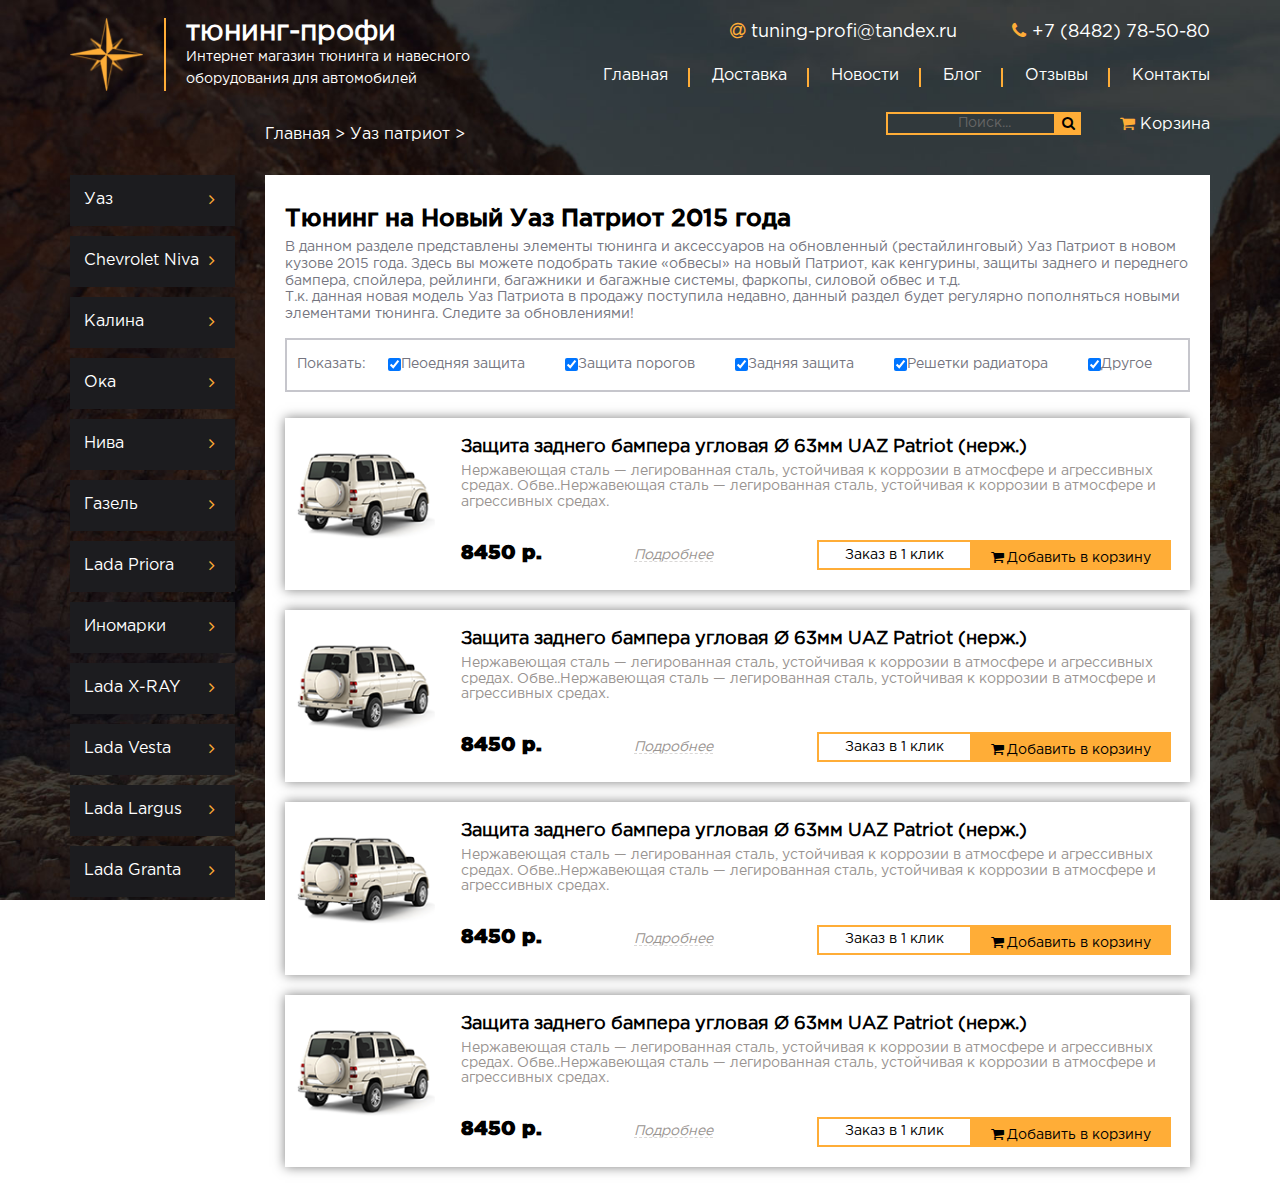
<file: app/index.html>
<!DOCTYPE html>
<html class="no-js" lang="ru">

<head>

	<meta charset="utf-8">

	<title>Тюнинг-профи</title> 
	<meta name="description" content="">

	<meta http-equiv="X-UA-Compatible" content="IE=edge">
	<meta name="viewport" content="width=device-width, initial-scale=1, maximum-scale=1">

	<meta property="og:image" content="path/to/image.jpg">

	<link rel="shortcut icon" href="img/favicon/favicon.ico" type="image/x-icon">
	<link rel="apple-touch-icon" href="img/favicon/apple-touch-icon.png">
	<link rel="apple-touch-icon" sizes="72x72" href="img/favicon/apple-touch-icon-72x72.png">
	<link rel="apple-touch-icon" sizes="114x114" href="img/favicon/apple-touch-icon-114x114.png">

	<!-- Bootstrap v3.3.4 Grid Styles -->
	<style>html{font-family:sans-serif;-ms-text-size-adjust:100%;-webkit-text-size-adjust:100%}body{margin:0}article,aside,details,figcaption,figure,footer,header,hgroup,main,menu,nav,section,summary{display:block}audio,canvas,progress,video{display:inline-block;vertical-align:baseline}audio:not([controls]){display:none;height:0}[hidden],template{display:none}a{background-color:transparent}a:active,a:hover{outline:0}abbr[title]{border-bottom:1px dotted}b,strong{font-weight:bold}dfn{font-style:italic}h1{font-size:2em;margin:0.67em 0}mark{background:#ff0;color:#000}small{font-size:80%}sub,sup{font-size:75%;line-height:0;position:relative;vertical-align:baseline}sup{top:-0.5em}sub{bottom:-0.25em}img{border:0}svg:not(:root){overflow:hidden}figure{margin:1em 40px}hr{-moz-box-sizing:content-box;-webkit-box-sizing:content-box;box-sizing:content-box;height:0}pre{overflow:auto}code,kbd,pre,samp{font-family:monospace, monospace;font-size:1em}button,input,optgroup,select,textarea{color:inherit;font:inherit;margin:0}button{overflow:visible}button,select{text-transform:none}button,html input[type="button"],input[type="reset"],input[type="submit"]{-webkit-appearance:button;cursor:pointer}button[disabled],html input[disabled]{cursor:default}button::-moz-focus-inner,input::-moz-focus-inner{border:0;padding:0}input{line-height:normal}input[type="checkbox"],input[type="radio"]{-webkit-box-sizing:border-box;-moz-box-sizing:border-box;box-sizing:border-box;padding:0}input[type="number"]::-webkit-inner-spin-button,input[type="number"]::-webkit-outer-spin-button{height:auto}input[type="search"]{-webkit-appearance:textfield;-moz-box-sizing:content-box;-webkit-box-sizing:content-box;box-sizing:content-box}input[type="search"]::-webkit-search-cancel-button,input[type="search"]::-webkit-search-decoration{-webkit-appearance:none}fieldset{border:1px solid #c0c0c0;margin:0 2px;padding:0.35em 0.625em 0.75em}legend{border:0;padding:0}textarea{overflow:auto}optgroup{font-weight:bold}table{border-collapse:collapse;border-spacing:0}td,th{padding:0}*{-webkit-box-sizing:border-box;-moz-box-sizing:border-box;box-sizing:border-box}*:before,*:after{-webkit-box-sizing:border-box;-moz-box-sizing:border-box;box-sizing:border-box}html{font-size:10px;-webkit-tap-highlight-color:rgba(0,0,0,0)}body{font-family:"Helvetica Neue",Helvetica,Arial,sans-serif;font-size:14px;line-height:1.42857143;color:#333;background-color:#fff}input,button,select,textarea{font-family:inherit;font-size:inherit;line-height:inherit}a{color:#337ab7;text-decoration:none}a:hover,a:focus{color:#23527c;text-decoration:underline}a:focus{outline:thin dotted;outline:5px auto -webkit-focus-ring-color;outline-offset:-2px}figure{margin:0}img{vertical-align:middle}.img-responsive{display:block;max-width:100%;height:auto}.img-rounded{border-radius:6px}.img-thumbnail{padding:4px;line-height:1.42857143;background-color:#fff;border:1px solid #ddd;border-radius:4px;-webkit-transition:all .2s ease-in-out;-o-transition:all .2s ease-in-out;transition:all .2s ease-in-out;display:inline-block;max-width:100%;height:auto}.img-circle{border-radius:50%}hr{margin-top:20px;margin-bottom:20px;border:0;border-top:1px solid #eee}.sr-only{position:absolute;width:1px;height:1px;margin:-1px;padding:0;overflow:hidden;clip:rect(0, 0, 0, 0);border:0}.sr-only-focusable:active,.sr-only-focusable:focus{position:static;width:auto;height:auto;margin:0;overflow:visible;clip:auto}[role="button"]{cursor:pointer}.container{margin-right:auto;margin-left:auto;padding-left:15px;padding-right:15px}@media (min-width:768px){.container{width:750px}}@media (min-width:992px){.container{width:970px}}@media (min-width:1200px){.container{width:1170px}}.container-fluid{margin-right:auto;margin-left:auto;padding-left:15px;padding-right:15px}.row{margin-left:-15px;margin-right:-15px}.col-xs-1, .col-sm-1, .col-md-1, .col-lg-1, .col-xs-2, .col-sm-2, .col-md-2, .col-lg-2, .col-xs-3, .col-sm-3, .col-md-3, .col-lg-3, .col-xs-4, .col-sm-4, .col-md-4, .col-lg-4, .col-xs-5, .col-sm-5, .col-md-5, .col-lg-5, .col-xs-6, .col-sm-6, .col-md-6, .col-lg-6, .col-xs-7, .col-sm-7, .col-md-7, .col-lg-7, .col-xs-8, .col-sm-8, .col-md-8, .col-lg-8, .col-xs-9, .col-sm-9, .col-md-9, .col-lg-9, .col-xs-10, .col-sm-10, .col-md-10, .col-lg-10, .col-xs-11, .col-sm-11, .col-md-11, .col-lg-11, .col-xs-12, .col-sm-12, .col-md-12, .col-lg-12{position:relative;min-height:1px;padding-left:15px;padding-right:15px}.col-xs-1, .col-xs-2, .col-xs-3, .col-xs-4, .col-xs-5, .col-xs-6, .col-xs-7, .col-xs-8, .col-xs-9, .col-xs-10, .col-xs-11, .col-xs-12{float:left}.col-xs-12{width:100%}.col-xs-11{width:91.66666667%}.col-xs-10{width:83.33333333%}.col-xs-9{width:75%}.col-xs-8{width:66.66666667%}.col-xs-7{width:58.33333333%}.col-xs-6{width:50%}.col-xs-5{width:41.66666667%}.col-xs-4{width:33.33333333%}.col-xs-3{width:25%}.col-xs-2{width:16.66666667%}.col-xs-1{width:8.33333333%}.col-xs-pull-12{right:100%}.col-xs-pull-11{right:91.66666667%}.col-xs-pull-10{right:83.33333333%}.col-xs-pull-9{right:75%}.col-xs-pull-8{right:66.66666667%}.col-xs-pull-7{right:58.33333333%}.col-xs-pull-6{right:50%}.col-xs-pull-5{right:41.66666667%}.col-xs-pull-4{right:33.33333333%}.col-xs-pull-3{right:25%}.col-xs-pull-2{right:16.66666667%}.col-xs-pull-1{right:8.33333333%}.col-xs-pull-0{right:auto}.col-xs-push-12{left:100%}.col-xs-push-11{left:91.66666667%}.col-xs-push-10{left:83.33333333%}.col-xs-push-9{left:75%}.col-xs-push-8{left:66.66666667%}.col-xs-push-7{left:58.33333333%}.col-xs-push-6{left:50%}.col-xs-push-5{left:41.66666667%}.col-xs-push-4{left:33.33333333%}.col-xs-push-3{left:25%}.col-xs-push-2{left:16.66666667%}.col-xs-push-1{left:8.33333333%}.col-xs-push-0{left:auto}.col-xs-offset-12{margin-left:100%}.col-xs-offset-11{margin-left:91.66666667%}.col-xs-offset-10{margin-left:83.33333333%}.col-xs-offset-9{margin-left:75%}.col-xs-offset-8{margin-left:66.66666667%}.col-xs-offset-7{margin-left:58.33333333%}.col-xs-offset-6{margin-left:50%}.col-xs-offset-5{margin-left:41.66666667%}.col-xs-offset-4{margin-left:33.33333333%}.col-xs-offset-3{margin-left:25%}.col-xs-offset-2{margin-left:16.66666667%}.col-xs-offset-1{margin-left:8.33333333%}.col-xs-offset-0{margin-left:0}@media (min-width:768px){.col-sm-1, .col-sm-2, .col-sm-3, .col-sm-4, .col-sm-5, .col-sm-6, .col-sm-7, .col-sm-8, .col-sm-9, .col-sm-10, .col-sm-11, .col-sm-12{float:left}.col-sm-12{width:100%}.col-sm-11{width:91.66666667%}.col-sm-10{width:83.33333333%}.col-sm-9{width:75%}.col-sm-8{width:66.66666667%}.col-sm-7{width:58.33333333%}.col-sm-6{width:50%}.col-sm-5{width:41.66666667%}.col-sm-4{width:33.33333333%}.col-sm-3{width:25%}.col-sm-2{width:16.66666667%}.col-sm-1{width:8.33333333%}.col-sm-pull-12{right:100%}.col-sm-pull-11{right:91.66666667%}.col-sm-pull-10{right:83.33333333%}.col-sm-pull-9{right:75%}.col-sm-pull-8{right:66.66666667%}.col-sm-pull-7{right:58.33333333%}.col-sm-pull-6{right:50%}.col-sm-pull-5{right:41.66666667%}.col-sm-pull-4{right:33.33333333%}.col-sm-pull-3{right:25%}.col-sm-pull-2{right:16.66666667%}.col-sm-pull-1{right:8.33333333%}.col-sm-pull-0{right:auto}.col-sm-push-12{left:100%}.col-sm-push-11{left:91.66666667%}.col-sm-push-10{left:83.33333333%}.col-sm-push-9{left:75%}.col-sm-push-8{left:66.66666667%}.col-sm-push-7{left:58.33333333%}.col-sm-push-6{left:50%}.col-sm-push-5{left:41.66666667%}.col-sm-push-4{left:33.33333333%}.col-sm-push-3{left:25%}.col-sm-push-2{left:16.66666667%}.col-sm-push-1{left:8.33333333%}.col-sm-push-0{left:auto}.col-sm-offset-12{margin-left:100%}.col-sm-offset-11{margin-left:91.66666667%}.col-sm-offset-10{margin-left:83.33333333%}.col-sm-offset-9{margin-left:75%}.col-sm-offset-8{margin-left:66.66666667%}.col-sm-offset-7{margin-left:58.33333333%}.col-sm-offset-6{margin-left:50%}.col-sm-offset-5{margin-left:41.66666667%}.col-sm-offset-4{margin-left:33.33333333%}.col-sm-offset-3{margin-left:25%}.col-sm-offset-2{margin-left:16.66666667%}.col-sm-offset-1{margin-left:8.33333333%}.col-sm-offset-0{margin-left:0}}@media (min-width:992px){.col-md-1, .col-md-2, .col-md-3, .col-md-4, .col-md-5, .col-md-6, .col-md-7, .col-md-8, .col-md-9, .col-md-10, .col-md-11, .col-md-12{float:left}.col-md-12{width:100%}.col-md-11{width:91.66666667%}.col-md-10{width:83.33333333%}.col-md-9{width:75%}.col-md-8{width:66.66666667%}.col-md-7{width:58.33333333%}.col-md-6{width:50%}.col-md-5{width:41.66666667%}.col-md-4{width:33.33333333%}.col-md-3{width:25%}.col-md-2{width:16.66666667%}.col-md-1{width:8.33333333%}.col-md-pull-12{right:100%}.col-md-pull-11{right:91.66666667%}.col-md-pull-10{right:83.33333333%}.col-md-pull-9{right:75%}.col-md-pull-8{right:66.66666667%}.col-md-pull-7{right:58.33333333%}.col-md-pull-6{right:50%}.col-md-pull-5{right:41.66666667%}.col-md-pull-4{right:33.33333333%}.col-md-pull-3{right:25%}.col-md-pull-2{right:16.66666667%}.col-md-pull-1{right:8.33333333%}.col-md-pull-0{right:auto}.col-md-push-12{left:100%}.col-md-push-11{left:91.66666667%}.col-md-push-10{left:83.33333333%}.col-md-push-9{left:75%}.col-md-push-8{left:66.66666667%}.col-md-push-7{left:58.33333333%}.col-md-push-6{left:50%}.col-md-push-5{left:41.66666667%}.col-md-push-4{left:33.33333333%}.col-md-push-3{left:25%}.col-md-push-2{left:16.66666667%}.col-md-push-1{left:8.33333333%}.col-md-push-0{left:auto}.col-md-offset-12{margin-left:100%}.col-md-offset-11{margin-left:91.66666667%}.col-md-offset-10{margin-left:83.33333333%}.col-md-offset-9{margin-left:75%}.col-md-offset-8{margin-left:66.66666667%}.col-md-offset-7{margin-left:58.33333333%}.col-md-offset-6{margin-left:50%}.col-md-offset-5{margin-left:41.66666667%}.col-md-offset-4{margin-left:33.33333333%}.col-md-offset-3{margin-left:25%}.col-md-offset-2{margin-left:16.66666667%}.col-md-offset-1{margin-left:8.33333333%}.col-md-offset-0{margin-left:0}}@media (min-width:1200px){.col-lg-1, .col-lg-2, .col-lg-3, .col-lg-4, .col-lg-5, .col-lg-6, .col-lg-7, .col-lg-8, .col-lg-9, .col-lg-10, .col-lg-11, .col-lg-12{float:left}.col-lg-12{width:100%}.col-lg-11{width:91.66666667%}.col-lg-10{width:83.33333333%}.col-lg-9{width:75%}.col-lg-8{width:66.66666667%}.col-lg-7{width:58.33333333%}.col-lg-6{width:50%}.col-lg-5{width:41.66666667%}.col-lg-4{width:33.33333333%}.col-lg-3{width:25%}.col-lg-2{width:16.66666667%}.col-lg-1{width:8.33333333%}.col-lg-pull-12{right:100%}.col-lg-pull-11{right:91.66666667%}.col-lg-pull-10{right:83.33333333%}.col-lg-pull-9{right:75%}.col-lg-pull-8{right:66.66666667%}.col-lg-pull-7{right:58.33333333%}.col-lg-pull-6{right:50%}.col-lg-pull-5{right:41.66666667%}.col-lg-pull-4{right:33.33333333%}.col-lg-pull-3{right:25%}.col-lg-pull-2{right:16.66666667%}.col-lg-pull-1{right:8.33333333%}.col-lg-pull-0{right:auto}.col-lg-push-12{left:100%}.col-lg-push-11{left:91.66666667%}.col-lg-push-10{left:83.33333333%}.col-lg-push-9{left:75%}.col-lg-push-8{left:66.66666667%}.col-lg-push-7{left:58.33333333%}.col-lg-push-6{left:50%}.col-lg-push-5{left:41.66666667%}.col-lg-push-4{left:33.33333333%}.col-lg-push-3{left:25%}.col-lg-push-2{left:16.66666667%}.col-lg-push-1{left:8.33333333%}.col-lg-push-0{left:auto}.col-lg-offset-12{margin-left:100%}.col-lg-offset-11{margin-left:91.66666667%}.col-lg-offset-10{margin-left:83.33333333%}.col-lg-offset-9{margin-left:75%}.col-lg-offset-8{margin-left:66.66666667%}.col-lg-offset-7{margin-left:58.33333333%}.col-lg-offset-6{margin-left:50%}.col-lg-offset-5{margin-left:41.66666667%}.col-lg-offset-4{margin-left:33.33333333%}.col-lg-offset-3{margin-left:25%}.col-lg-offset-2{margin-left:16.66666667%}.col-lg-offset-1{margin-left:8.33333333%}.col-lg-offset-0{margin-left:0}}.clearfix:before,.clearfix:after,.container:before,.container:after,.container-fluid:before,.container-fluid:after,.row:before,.row:after{content:" ";display:table}.clearfix:after,.container:after,.container-fluid:after,.row:after{clear:both}.center-block{display:block;margin-left:auto;margin-right:auto}.pull-right{float:right !important}.pull-left{float:left !important}.hide{display:none !important}.show{display:block !important}.invisible{visibility:hidden}.text-hide{font:0/0 a;color:transparent;text-shadow:none;background-color:transparent;border:0}.hidden{display:none !important}.affix{position:fixed}@-ms-viewport{width:device-width}.visible-xs,.visible-sm,.visible-md,.visible-lg{display:none !important}.visible-xs-block,.visible-xs-inline,.visible-xs-inline-block,.visible-sm-block,.visible-sm-inline,.visible-sm-inline-block,.visible-md-block,.visible-md-inline,.visible-md-inline-block,.visible-lg-block,.visible-lg-inline,.visible-lg-inline-block{display:none !important}@media (max-width:767px){.visible-xs{display:block !important}table.visible-xs{display:table}tr.visible-xs{display:table-row !important}th.visible-xs,td.visible-xs{display:table-cell !important}}@media (max-width:767px){.visible-xs-block{display:block !important}}@media (max-width:767px){.visible-xs-inline{display:inline !important}}@media (max-width:767px){.visible-xs-inline-block{display:inline-block !important}}@media (min-width:768px) and (max-width:991px){.visible-sm{display:block !important}table.visible-sm{display:table}tr.visible-sm{display:table-row !important}th.visible-sm,td.visible-sm{display:table-cell !important}}@media (min-width:768px) and (max-width:991px){.visible-sm-block{display:block !important}}@media (min-width:768px) and (max-width:991px){.visible-sm-inline{display:inline !important}}@media (min-width:768px) and (max-width:991px){.visible-sm-inline-block{display:inline-block !important}}@media (min-width:992px) and (max-width:1199px){.visible-md{display:block !important}table.visible-md{display:table}tr.visible-md{display:table-row !important}th.visible-md,td.visible-md{display:table-cell !important}}@media (min-width:992px) and (max-width:1199px){.visible-md-block{display:block !important}}@media (min-width:992px) and (max-width:1199px){.visible-md-inline{display:inline !important}}@media (min-width:992px) and (max-width:1199px){.visible-md-inline-block{display:inline-block !important}}@media (min-width:1200px){.visible-lg{display:block !important}table.visible-lg{display:table}tr.visible-lg{display:table-row !important}th.visible-lg,td.visible-lg{display:table-cell !important}}@media (min-width:1200px){.visible-lg-block{display:block !important}}@media (min-width:1200px){.visible-lg-inline{display:inline !important}}@media (min-width:1200px){.visible-lg-inline-block{display:inline-block !important}}@media (max-width:767px){.hidden-xs{display:none !important}}@media (min-width:768px) and (max-width:991px){.hidden-sm{display:none !important}}@media (min-width:992px) and (max-width:1199px){.hidden-md{display:none !important}}@media (min-width:1200px){.hidden-lg{display:none !important}}.visible-print{display:none !important}@media print{.visible-print{display:block !important}table.visible-print{display:table}tr.visible-print{display:table-row !important}th.visible-print,td.visible-print{display:table-cell !important}}.visible-print-block{display:none !important}@media print{.visible-print-block{display:block !important}}.visible-print-inline{display:none !important}@media print{.visible-print-inline{display:inline !important}}.visible-print-inline-block{display:none !important}@media print{.visible-print-inline-block{display:inline-block !important}}@media print{.hidden-print{display:none !important}}</style>

	<!-- Header CSS (First Sections of Website: paste after release from header.min.css here) -->
	<style></style>

	<!-- Load CSS, CSS Localstorage & WebFonts Main Function -->
	<script>!function(e){"use strict";function t(e,t,n){e.addEventListener?e.addEventListener(t,n,!1):e.attachEvent&&e.attachEvent("on"+t,n)}function n(t,n){return e.localStorage&&localStorage[t+"_content"]&&localStorage[t+"_file"]===n}function a(t,a){if(e.localStorage&&e.XMLHttpRequest)n(t,a)?o(localStorage[t+"_content"]):l(t,a);else{var s=r.createElement("link");s.href=a,s.id=t,s.rel="stylesheet",s.type="text/css",r.getElementsByTagName("head")[0].appendChild(s),r.cookie=t}}function l(e,t){var n=new XMLHttpRequest;n.open("GET",t,!0),n.onreadystatechange=function(){4===n.readyState&&200===n.status&&(o(n.responseText),localStorage[e+"_content"]=n.responseText,localStorage[e+"_file"]=t)},n.send()}function o(e){var t=r.createElement("style");t.setAttribute("type","text/css"),r.getElementsByTagName("head")[0].appendChild(t),t.styleSheet?t.styleSheet.cssText=e:t.innerHTML=e}var r=e.document;e.loadCSS=function(e,t,n){var a,l=r.createElement("link");if(t)a=t;else{var o;o=r.querySelectorAll?r.querySelectorAll("style,link[rel=stylesheet],script"):(r.body||r.getElementsByTagName("head")[0]).childNodes,a=o[o.length-1]}var s=r.styleSheets;l.rel="stylesheet",l.href=e,l.media="only x",a.parentNode.insertBefore(l,t?a:a.nextSibling);var c=function(e){for(var t=l.href,n=s.length;n--;)if(s[n].href===t)return e();setTimeout(function(){c(e)})};return l.onloadcssdefined=c,c(function(){l.media=n||"all"}),l},e.loadLocalStorageCSS=function(l,o){n(l,o)||r.cookie.indexOf(l)>-1?a(l,o):t(e,"load",function(){a(l,o)})}}(this);</script>

	<!-- Load CSS Start -->
	<script>loadCSS( "css/fonts.min.css?ver=1.0.0", false, "all" );</script>
	<script>loadCSS( "css/header.min.css?ver=1.0.0", false, "all" );</script>
	<script>loadCSS( "css/main.min.css?ver=1.0.0", false, "all" );</script>
	<!-- Load CSS End -->

	<!-- Load CSS Compiled without JS -->
	<noscript>
		<link rel="stylesheet" href="css/fonts.min.css">
		<link rel="stylesheet" href="css/main.min.css">
	</noscript>

</head>

<body>
	<header class="main_head">
		<div class="container">
			<div class="row">
				<div class="col-lg-5">
					<a class="logo_linck" href="index.html"> 
						<div class="head_logo_block">
							<img src="img/logo.png" alt="">
							<div class="head_titel">
								<h1>тюнинг-профи</h1>
								<p>Интернет магазин тюнинга и навесного оборудования для автомобилей</p>
							</div>
						</div>
					</a>
				</div>
				<div class="col-lg-7 ">
					<div class="head_contacts">
						<p><i class="fa fa-at" aria-hidden="true"></i>tuning-profi@tandex.ru</p>
						<p><i class="fa fa-phone" aria-hidden="true"></i>+7 (8482) 78-50-80</p>
					</div>
					<ul class="main_head_menu">
						<li><a href="#">Главная</a></li>
						<li><a href="#">Доставка</a></li>
						<li><a href="#">Новости</a></li>
						<li><a href="#">Блог</a></li>
						<li><a href="#">Отзывы</a></li>
						<li><a href="#">Контакты</a></li>
					</ul>
				</div>
			</div>
			<div class="row">
				<div class="col-lg-6 col-lg-offset-2">
					<div class="breadcrumps">
						<ul>
							<li><a href='#'>Главная > </a></li>
							<li><a href='#'>Уаз патриот > </a></li>
						</ul>
					</div>
				</div>
				<div class="col-lg-4">
					<div class="header_bottom_info">
						<div class="main_head_search"> 
							<input type="text" placeholder="                 Поиск..."> 
							<button class="search_ico">
								<i class="fa fa-search" aria-hidden="true"></i>
							</button>  
						</div>
						<a href="basket.html"> 
							<div class="main_head_chip_basket">
								<i class="fa fa-shopping-cart" aria-hidden="true"></i> Корзина
							</div>
						</a>
					</div>
				</div>
			</div>
		</div>
	</header>
	<section>
		<div class="container">
			<div class="row">
				<div class="col-lg-2">
					<ul class="left_cars_menu">
						<li><a href='kategoriya.html'>Уаз
							<i class="fa fa-angle-right" aria-hidden="true"></i></a>
						</li>
						<li><a href='#'>Chevrolet Niva
							<i class="fa fa-angle-right" aria-hidden="true"></i></a>
						</li>
						<li><a href='#'>Калина
							<i class="fa fa-angle-right" aria-hidden="true"></i></a>
						</li>
						<li><a href='#'>Ока
							<i class="fa fa-angle-right" aria-hidden="true"></i></a>
						</li>
						<li><a href='#'>Нива
							<i class="fa fa-angle-right" aria-hidden="true"></i></a>
						</li>
						<li><a href='#'>Газель
							<i class="fa fa-angle-right" aria-hidden="true"></i></a>
						</li>
						<li><a href='#'>Lada Priora
							<i class="fa fa-angle-right" aria-hidden="true"></i></a>
						</li>
						<li><a href='#'>Иномарки
							<i class="fa fa-angle-right" aria-hidden="true"></i></a>
						</li>
						<li><a href='#'>Lada X-RAY
							<i class="fa fa-angle-right" aria-hidden="true"></i></a>
						</li>
						<li><a href='#'>Lada Vesta
							<i class="fa fa-angle-right" aria-hidden="true"></i></a>
						</li>
						<li><a href='#'>Lada Largus
							<i class="fa fa-angle-right" aria-hidden="true"></i></a>
						</li>
						<li><a href='#'>Lada Granta
							<i class="fa fa-angle-right" aria-hidden="true"></i></a>
						</li>
					</ul>
				</div>
				<div class="col-lg-10">
					<div class="catalog">
						<div class="catalog_top_inf_block">
							<h2>Тюнинг на Новый Уаз Патриот 2015 года</h2>
							<p>В данном разделе представлены элементы тюнинга и аксессуаров на обновленный (рестайлинговый) Уаз Патриот в новом кузове 2015 года. Здесь вы можете подобрать такие «обвесы» на новый Патриот, как кенгурины, защиты заднего и переднего бампера, спойлера, рейлинги, багажники и багажные системы, фаркопы, силовой обвес и т.д.<br>
Т.к. данная новая модель Уаз Патриота в продажу поступила недавно, данный раздел будет регулярно пополняться новыми элементами тюнинга. Следите за обновлениями!</p>
							<div class="select_checkbox_block">
								Показать:
								<label><input type="checkbox" checked >Пеоедняя защита</label>
								<label><input type="checkbox" checked >Защита порогов</label>
								<label><input type="checkbox" checked >Задняя защита</label>
								<label><input type="checkbox" checked >Решетки радиатора</label>
								<label><input type="checkbox" checked >Другое</label>
							</div>
						</div>
						<div class="catalog_item">
							<img src="img/car_1.png" alt="car">
							<h3>Защита заднего бампера угловая Ø 63мм UAZ Patriot (нерж.)</h3>
							<p>Нержавеющая сталь — легированная сталь, устойчивая к коррозии в атмосфере и агрессивных средах. Обве..Нержавеющая сталь — легированная сталь, устойчивая к коррозии в атмосфере и агрессивных средах.</p>
							<div class="item_cost">8450 p.</div>
							<a href="card.html" class="item_more">Подробнее</a>
							<button class="quick_order">Заказ в 1 клик</button>
							<button class="add_to_basket"><i class="fa fa-shopping-cart" aria-hidden="true"></i>Добавить в корзину</button>
						</div>
						<div class="catalog_item">
							<img src="img/car_1.png" alt="car">
							<h3>Защита заднего бампера угловая Ø 63мм UAZ Patriot (нерж.)</h3>
							<p>Нержавеющая сталь — легированная сталь, устойчивая к коррозии в атмосфере и агрессивных средах. Обве..Нержавеющая сталь — легированная сталь, устойчивая к коррозии в атмосфере и агрессивных средах.</p>
							<div class="item_cost">8450 p.</div>
							<a href="card.html" class="item_more">Подробнее</a>
							<button class="quick_order">Заказ в 1 клик</button>
							<button class="add_to_basket"><i class="fa fa-shopping-cart" aria-hidden="true"></i>Добавить в корзину</button>
						</div>
						<div class="catalog_item">
							<img src="img/car_1.png" alt="car">
							<h3>Защита заднего бампера угловая Ø 63мм UAZ Patriot (нерж.)</h3>
							<p>Нержавеющая сталь — легированная сталь, устойчивая к коррозии в атмосфере и агрессивных средах. Обве..Нержавеющая сталь — легированная сталь, устойчивая к коррозии в атмосфере и агрессивных средах.</p>
							<div class="item_cost">8450 p.</div>
							<a href="card.html" class="item_more">Подробнее</a>
							<button class="quick_order">Заказ в 1 клик</button>
							<button class="add_to_basket"><i class="fa fa-shopping-cart" aria-hidden="true"></i>Добавить в корзину</button>
						</div>
						<div class="catalog_item">
							<img src="img/car_1.png" alt="car">
							<h3>Защита заднего бампера угловая Ø 63мм UAZ Patriot (нерж.)</h3>
							<p>Нержавеющая сталь — легированная сталь, устойчивая к коррозии в атмосфере и агрессивных средах. Обве..Нержавеющая сталь — легированная сталь, устойчивая к коррозии в атмосфере и агрессивных средах.</p>
							<div class="item_cost">8450 p.</div>
							<a href="card.html" class="item_more">Подробнее</a>
							<button class="quick_order">Заказ в 1 клик</button>
							<button class="add_to_basket"><i class="fa fa-shopping-cart" aria-hidden="true"></i>Добавить в корзину</button>
						</div>
					</div>
				</div>
			</div>
		</div>
	</section>



	<div class="hidden"></div>

	<!--[if lt IE 9]>
	<script src="libs/html5shiv/es5-shim.min.js"></script>
	<script src="libs/html5shiv/html5shiv.min.js"></script>
	<script src="libs/html5shiv/html5shiv-printshiv.min.js"></script>
	<script src="libs/respond/respond.min.js"></script>
	<![endif]-->

	<!-- Load Scripts Start -->
	<script>var scr = {"scripts":[
		{"src" : "js/libs.js", "async" : false},
		{"src" : "js/common.js", "async" : false}
		]};!function(t,n,r){"use strict";var c=function(t){if("[object Array]"!==Object.prototype.toString.call(t))return!1;for(var r=0;r<t.length;r++){var c=n.createElement("script"),e=t[r];c.src=e.src,c.async=e.async,n.body.appendChild(c)}return!0};t.addEventListener?t.addEventListener("load",function(){c(r.scripts);},!1):t.attachEvent?t.attachEvent("onload",function(){c(r.scripts)}):t.onload=function(){c(r.scripts)}}(window,document,scr);
	</script>
	<!-- Load Scripts End -->

</body>
</html>
</file>
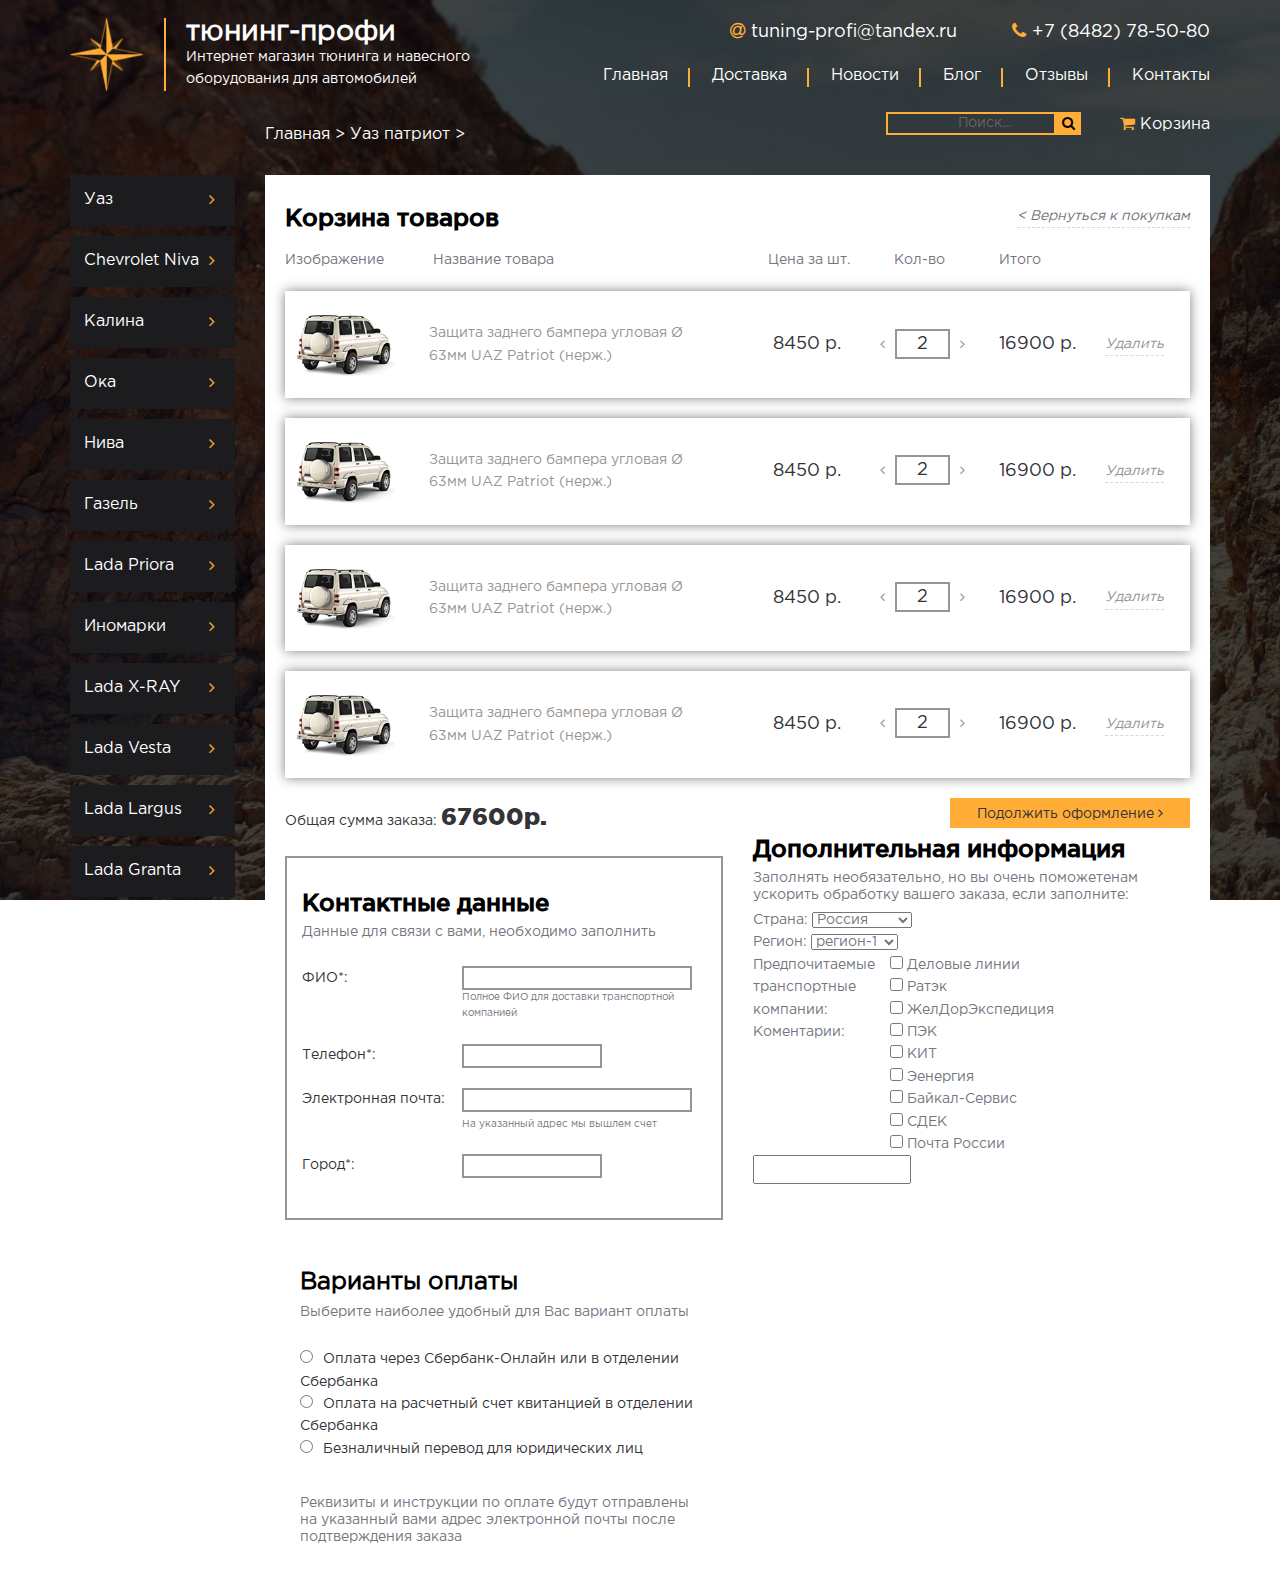
<file: app/basket.html>
<!DOCTYPE html>
<html class="no-js" lang="ru">

<head>

	<meta charset="utf-8">

	<title>Тюнинг-профи</title> 
	<meta name="description" content="">

	<meta http-equiv="X-UA-Compatible" content="IE=edge">
	<meta name="viewport" content="width=device-width, initial-scale=1, maximum-scale=1">

	<meta property="og:image" content="path/to/image.jpg">

	<link rel="shortcut icon" href="img/favicon/favicon.ico" type="image/x-icon">
	<link rel="apple-touch-icon" href="img/favicon/apple-touch-icon.png">
	<link rel="apple-touch-icon" sizes="72x72" href="img/favicon/apple-touch-icon-72x72.png">
	<link rel="apple-touch-icon" sizes="114x114" href="img/favicon/apple-touch-icon-114x114.png">

	<!-- Bootstrap v3.3.4 Grid Styles -->
	<style>html{font-family:sans-serif;-ms-text-size-adjust:100%;-webkit-text-size-adjust:100%}body{margin:0}article,aside,details,figcaption,figure,footer,header,hgroup,main,menu,nav,section,summary{display:block}audio,canvas,progress,video{display:inline-block;vertical-align:baseline}audio:not([controls]){display:none;height:0}[hidden],template{display:none}a{background-color:transparent}a:active,a:hover{outline:0}abbr[title]{border-bottom:1px dotted}b,strong{font-weight:bold}dfn{font-style:italic}h1{font-size:2em;margin:0.67em 0}mark{background:#ff0;color:#000}small{font-size:80%}sub,sup{font-size:75%;line-height:0;position:relative;vertical-align:baseline}sup{top:-0.5em}sub{bottom:-0.25em}img{border:0}svg:not(:root){overflow:hidden}figure{margin:1em 40px}hr{-moz-box-sizing:content-box;-webkit-box-sizing:content-box;box-sizing:content-box;height:0}pre{overflow:auto}code,kbd,pre,samp{font-family:monospace, monospace;font-size:1em}button,input,optgroup,select,textarea{color:inherit;font:inherit;margin:0}button{overflow:visible}button,select{text-transform:none}button,html input[type="button"],input[type="reset"],input[type="submit"]{-webkit-appearance:button;cursor:pointer}button[disabled],html input[disabled]{cursor:default}button::-moz-focus-inner,input::-moz-focus-inner{border:0;padding:0}input{line-height:normal}input[type="checkbox"],input[type="radio"]{-webkit-box-sizing:border-box;-moz-box-sizing:border-box;box-sizing:border-box;padding:0}input[type="number"]::-webkit-inner-spin-button,input[type="number"]::-webkit-outer-spin-button{height:auto}input[type="search"]{-webkit-appearance:textfield;-moz-box-sizing:content-box;-webkit-box-sizing:content-box;box-sizing:content-box}input[type="search"]::-webkit-search-cancel-button,input[type="search"]::-webkit-search-decoration{-webkit-appearance:none}fieldset{border:1px solid #c0c0c0;margin:0 2px;padding:0.35em 0.625em 0.75em}legend{border:0;padding:0}textarea{overflow:auto}optgroup{font-weight:bold}table{border-collapse:collapse;border-spacing:0}td,th{padding:0}*{-webkit-box-sizing:border-box;-moz-box-sizing:border-box;box-sizing:border-box}*:before,*:after{-webkit-box-sizing:border-box;-moz-box-sizing:border-box;box-sizing:border-box}html{font-size:10px;-webkit-tap-highlight-color:rgba(0,0,0,0)}body{font-family:"Helvetica Neue",Helvetica,Arial,sans-serif;font-size:14px;line-height:1.42857143;color:#333;background-color:#fff}input,button,select,textarea{font-family:inherit;font-size:inherit;line-height:inherit}a{color:#337ab7;text-decoration:none}a:hover,a:focus{color:#23527c;text-decoration:underline}a:focus{outline:thin dotted;outline:5px auto -webkit-focus-ring-color;outline-offset:-2px}figure{margin:0}img{vertical-align:middle}.img-responsive{display:block;max-width:100%;height:auto}.img-rounded{border-radius:6px}.img-thumbnail{padding:4px;line-height:1.42857143;background-color:#fff;border:1px solid #ddd;border-radius:4px;-webkit-transition:all .2s ease-in-out;-o-transition:all .2s ease-in-out;transition:all .2s ease-in-out;display:inline-block;max-width:100%;height:auto}.img-circle{border-radius:50%}hr{margin-top:20px;margin-bottom:20px;border:0;border-top:1px solid #eee}.sr-only{position:absolute;width:1px;height:1px;margin:-1px;padding:0;overflow:hidden;clip:rect(0, 0, 0, 0);border:0}.sr-only-focusable:active,.sr-only-focusable:focus{position:static;width:auto;height:auto;margin:0;overflow:visible;clip:auto}[role="button"]{cursor:pointer}.container{margin-right:auto;margin-left:auto;padding-left:15px;padding-right:15px}@media (min-width:768px){.container{width:750px}}@media (min-width:992px){.container{width:970px}}@media (min-width:1200px){.container{width:1170px}}.container-fluid{margin-right:auto;margin-left:auto;padding-left:15px;padding-right:15px}.row{margin-left:-15px;margin-right:-15px}.col-xs-1, .col-sm-1, .col-md-1, .col-lg-1, .col-xs-2, .col-sm-2, .col-md-2, .col-lg-2, .col-xs-3, .col-sm-3, .col-md-3, .col-lg-3, .col-xs-4, .col-sm-4, .col-md-4, .col-lg-4, .col-xs-5, .col-sm-5, .col-md-5, .col-lg-5, .col-xs-6, .col-sm-6, .col-md-6, .col-lg-6, .col-xs-7, .col-sm-7, .col-md-7, .col-lg-7, .col-xs-8, .col-sm-8, .col-md-8, .col-lg-8, .col-xs-9, .col-sm-9, .col-md-9, .col-lg-9, .col-xs-10, .col-sm-10, .col-md-10, .col-lg-10, .col-xs-11, .col-sm-11, .col-md-11, .col-lg-11, .col-xs-12, .col-sm-12, .col-md-12, .col-lg-12{position:relative;min-height:1px;padding-left:15px;padding-right:15px}.col-xs-1, .col-xs-2, .col-xs-3, .col-xs-4, .col-xs-5, .col-xs-6, .col-xs-7, .col-xs-8, .col-xs-9, .col-xs-10, .col-xs-11, .col-xs-12{float:left}.col-xs-12{width:100%}.col-xs-11{width:91.66666667%}.col-xs-10{width:83.33333333%}.col-xs-9{width:75%}.col-xs-8{width:66.66666667%}.col-xs-7{width:58.33333333%}.col-xs-6{width:50%}.col-xs-5{width:41.66666667%}.col-xs-4{width:33.33333333%}.col-xs-3{width:25%}.col-xs-2{width:16.66666667%}.col-xs-1{width:8.33333333%}.col-xs-pull-12{right:100%}.col-xs-pull-11{right:91.66666667%}.col-xs-pull-10{right:83.33333333%}.col-xs-pull-9{right:75%}.col-xs-pull-8{right:66.66666667%}.col-xs-pull-7{right:58.33333333%}.col-xs-pull-6{right:50%}.col-xs-pull-5{right:41.66666667%}.col-xs-pull-4{right:33.33333333%}.col-xs-pull-3{right:25%}.col-xs-pull-2{right:16.66666667%}.col-xs-pull-1{right:8.33333333%}.col-xs-pull-0{right:auto}.col-xs-push-12{left:100%}.col-xs-push-11{left:91.66666667%}.col-xs-push-10{left:83.33333333%}.col-xs-push-9{left:75%}.col-xs-push-8{left:66.66666667%}.col-xs-push-7{left:58.33333333%}.col-xs-push-6{left:50%}.col-xs-push-5{left:41.66666667%}.col-xs-push-4{left:33.33333333%}.col-xs-push-3{left:25%}.col-xs-push-2{left:16.66666667%}.col-xs-push-1{left:8.33333333%}.col-xs-push-0{left:auto}.col-xs-offset-12{margin-left:100%}.col-xs-offset-11{margin-left:91.66666667%}.col-xs-offset-10{margin-left:83.33333333%}.col-xs-offset-9{margin-left:75%}.col-xs-offset-8{margin-left:66.66666667%}.col-xs-offset-7{margin-left:58.33333333%}.col-xs-offset-6{margin-left:50%}.col-xs-offset-5{margin-left:41.66666667%}.col-xs-offset-4{margin-left:33.33333333%}.col-xs-offset-3{margin-left:25%}.col-xs-offset-2{margin-left:16.66666667%}.col-xs-offset-1{margin-left:8.33333333%}.col-xs-offset-0{margin-left:0}@media (min-width:768px){.col-sm-1, .col-sm-2, .col-sm-3, .col-sm-4, .col-sm-5, .col-sm-6, .col-sm-7, .col-sm-8, .col-sm-9, .col-sm-10, .col-sm-11, .col-sm-12{float:left}.col-sm-12{width:100%}.col-sm-11{width:91.66666667%}.col-sm-10{width:83.33333333%}.col-sm-9{width:75%}.col-sm-8{width:66.66666667%}.col-sm-7{width:58.33333333%}.col-sm-6{width:50%}.col-sm-5{width:41.66666667%}.col-sm-4{width:33.33333333%}.col-sm-3{width:25%}.col-sm-2{width:16.66666667%}.col-sm-1{width:8.33333333%}.col-sm-pull-12{right:100%}.col-sm-pull-11{right:91.66666667%}.col-sm-pull-10{right:83.33333333%}.col-sm-pull-9{right:75%}.col-sm-pull-8{right:66.66666667%}.col-sm-pull-7{right:58.33333333%}.col-sm-pull-6{right:50%}.col-sm-pull-5{right:41.66666667%}.col-sm-pull-4{right:33.33333333%}.col-sm-pull-3{right:25%}.col-sm-pull-2{right:16.66666667%}.col-sm-pull-1{right:8.33333333%}.col-sm-pull-0{right:auto}.col-sm-push-12{left:100%}.col-sm-push-11{left:91.66666667%}.col-sm-push-10{left:83.33333333%}.col-sm-push-9{left:75%}.col-sm-push-8{left:66.66666667%}.col-sm-push-7{left:58.33333333%}.col-sm-push-6{left:50%}.col-sm-push-5{left:41.66666667%}.col-sm-push-4{left:33.33333333%}.col-sm-push-3{left:25%}.col-sm-push-2{left:16.66666667%}.col-sm-push-1{left:8.33333333%}.col-sm-push-0{left:auto}.col-sm-offset-12{margin-left:100%}.col-sm-offset-11{margin-left:91.66666667%}.col-sm-offset-10{margin-left:83.33333333%}.col-sm-offset-9{margin-left:75%}.col-sm-offset-8{margin-left:66.66666667%}.col-sm-offset-7{margin-left:58.33333333%}.col-sm-offset-6{margin-left:50%}.col-sm-offset-5{margin-left:41.66666667%}.col-sm-offset-4{margin-left:33.33333333%}.col-sm-offset-3{margin-left:25%}.col-sm-offset-2{margin-left:16.66666667%}.col-sm-offset-1{margin-left:8.33333333%}.col-sm-offset-0{margin-left:0}}@media (min-width:992px){.col-md-1, .col-md-2, .col-md-3, .col-md-4, .col-md-5, .col-md-6, .col-md-7, .col-md-8, .col-md-9, .col-md-10, .col-md-11, .col-md-12{float:left}.col-md-12{width:100%}.col-md-11{width:91.66666667%}.col-md-10{width:83.33333333%}.col-md-9{width:75%}.col-md-8{width:66.66666667%}.col-md-7{width:58.33333333%}.col-md-6{width:50%}.col-md-5{width:41.66666667%}.col-md-4{width:33.33333333%}.col-md-3{width:25%}.col-md-2{width:16.66666667%}.col-md-1{width:8.33333333%}.col-md-pull-12{right:100%}.col-md-pull-11{right:91.66666667%}.col-md-pull-10{right:83.33333333%}.col-md-pull-9{right:75%}.col-md-pull-8{right:66.66666667%}.col-md-pull-7{right:58.33333333%}.col-md-pull-6{right:50%}.col-md-pull-5{right:41.66666667%}.col-md-pull-4{right:33.33333333%}.col-md-pull-3{right:25%}.col-md-pull-2{right:16.66666667%}.col-md-pull-1{right:8.33333333%}.col-md-pull-0{right:auto}.col-md-push-12{left:100%}.col-md-push-11{left:91.66666667%}.col-md-push-10{left:83.33333333%}.col-md-push-9{left:75%}.col-md-push-8{left:66.66666667%}.col-md-push-7{left:58.33333333%}.col-md-push-6{left:50%}.col-md-push-5{left:41.66666667%}.col-md-push-4{left:33.33333333%}.col-md-push-3{left:25%}.col-md-push-2{left:16.66666667%}.col-md-push-1{left:8.33333333%}.col-md-push-0{left:auto}.col-md-offset-12{margin-left:100%}.col-md-offset-11{margin-left:91.66666667%}.col-md-offset-10{margin-left:83.33333333%}.col-md-offset-9{margin-left:75%}.col-md-offset-8{margin-left:66.66666667%}.col-md-offset-7{margin-left:58.33333333%}.col-md-offset-6{margin-left:50%}.col-md-offset-5{margin-left:41.66666667%}.col-md-offset-4{margin-left:33.33333333%}.col-md-offset-3{margin-left:25%}.col-md-offset-2{margin-left:16.66666667%}.col-md-offset-1{margin-left:8.33333333%}.col-md-offset-0{margin-left:0}}@media (min-width:1200px){.col-lg-1, .col-lg-2, .col-lg-3, .col-lg-4, .col-lg-5, .col-lg-6, .col-lg-7, .col-lg-8, .col-lg-9, .col-lg-10, .col-lg-11, .col-lg-12{float:left}.col-lg-12{width:100%}.col-lg-11{width:91.66666667%}.col-lg-10{width:83.33333333%}.col-lg-9{width:75%}.col-lg-8{width:66.66666667%}.col-lg-7{width:58.33333333%}.col-lg-6{width:50%}.col-lg-5{width:41.66666667%}.col-lg-4{width:33.33333333%}.col-lg-3{width:25%}.col-lg-2{width:16.66666667%}.col-lg-1{width:8.33333333%}.col-lg-pull-12{right:100%}.col-lg-pull-11{right:91.66666667%}.col-lg-pull-10{right:83.33333333%}.col-lg-pull-9{right:75%}.col-lg-pull-8{right:66.66666667%}.col-lg-pull-7{right:58.33333333%}.col-lg-pull-6{right:50%}.col-lg-pull-5{right:41.66666667%}.col-lg-pull-4{right:33.33333333%}.col-lg-pull-3{right:25%}.col-lg-pull-2{right:16.66666667%}.col-lg-pull-1{right:8.33333333%}.col-lg-pull-0{right:auto}.col-lg-push-12{left:100%}.col-lg-push-11{left:91.66666667%}.col-lg-push-10{left:83.33333333%}.col-lg-push-9{left:75%}.col-lg-push-8{left:66.66666667%}.col-lg-push-7{left:58.33333333%}.col-lg-push-6{left:50%}.col-lg-push-5{left:41.66666667%}.col-lg-push-4{left:33.33333333%}.col-lg-push-3{left:25%}.col-lg-push-2{left:16.66666667%}.col-lg-push-1{left:8.33333333%}.col-lg-push-0{left:auto}.col-lg-offset-12{margin-left:100%}.col-lg-offset-11{margin-left:91.66666667%}.col-lg-offset-10{margin-left:83.33333333%}.col-lg-offset-9{margin-left:75%}.col-lg-offset-8{margin-left:66.66666667%}.col-lg-offset-7{margin-left:58.33333333%}.col-lg-offset-6{margin-left:50%}.col-lg-offset-5{margin-left:41.66666667%}.col-lg-offset-4{margin-left:33.33333333%}.col-lg-offset-3{margin-left:25%}.col-lg-offset-2{margin-left:16.66666667%}.col-lg-offset-1{margin-left:8.33333333%}.col-lg-offset-0{margin-left:0}}.clearfix:before,.clearfix:after,.container:before,.container:after,.container-fluid:before,.container-fluid:after,.row:before,.row:after{content:" ";display:table}.clearfix:after,.container:after,.container-fluid:after,.row:after{clear:both}.center-block{display:block;margin-left:auto;margin-right:auto}.pull-right{float:right !important}.pull-left{float:left !important}.hide{display:none !important}.show{display:block !important}.invisible{visibility:hidden}.text-hide{font:0/0 a;color:transparent;text-shadow:none;background-color:transparent;border:0}.hidden{display:none !important}.affix{position:fixed}@-ms-viewport{width:device-width}.visible-xs,.visible-sm,.visible-md,.visible-lg{display:none !important}.visible-xs-block,.visible-xs-inline,.visible-xs-inline-block,.visible-sm-block,.visible-sm-inline,.visible-sm-inline-block,.visible-md-block,.visible-md-inline,.visible-md-inline-block,.visible-lg-block,.visible-lg-inline,.visible-lg-inline-block{display:none !important}@media (max-width:767px){.visible-xs{display:block !important}table.visible-xs{display:table}tr.visible-xs{display:table-row !important}th.visible-xs,td.visible-xs{display:table-cell !important}}@media (max-width:767px){.visible-xs-block{display:block !important}}@media (max-width:767px){.visible-xs-inline{display:inline !important}}@media (max-width:767px){.visible-xs-inline-block{display:inline-block !important}}@media (min-width:768px) and (max-width:991px){.visible-sm{display:block !important}table.visible-sm{display:table}tr.visible-sm{display:table-row !important}th.visible-sm,td.visible-sm{display:table-cell !important}}@media (min-width:768px) and (max-width:991px){.visible-sm-block{display:block !important}}@media (min-width:768px) and (max-width:991px){.visible-sm-inline{display:inline !important}}@media (min-width:768px) and (max-width:991px){.visible-sm-inline-block{display:inline-block !important}}@media (min-width:992px) and (max-width:1199px){.visible-md{display:block !important}table.visible-md{display:table}tr.visible-md{display:table-row !important}th.visible-md,td.visible-md{display:table-cell !important}}@media (min-width:992px) and (max-width:1199px){.visible-md-block{display:block !important}}@media (min-width:992px) and (max-width:1199px){.visible-md-inline{display:inline !important}}@media (min-width:992px) and (max-width:1199px){.visible-md-inline-block{display:inline-block !important}}@media (min-width:1200px){.visible-lg{display:block !important}table.visible-lg{display:table}tr.visible-lg{display:table-row !important}th.visible-lg,td.visible-lg{display:table-cell !important}}@media (min-width:1200px){.visible-lg-block{display:block !important}}@media (min-width:1200px){.visible-lg-inline{display:inline !important}}@media (min-width:1200px){.visible-lg-inline-block{display:inline-block !important}}@media (max-width:767px){.hidden-xs{display:none !important}}@media (min-width:768px) and (max-width:991px){.hidden-sm{display:none !important}}@media (min-width:992px) and (max-width:1199px){.hidden-md{display:none !important}}@media (min-width:1200px){.hidden-lg{display:none !important}}.visible-print{display:none !important}@media print{.visible-print{display:block !important}table.visible-print{display:table}tr.visible-print{display:table-row !important}th.visible-print,td.visible-print{display:table-cell !important}}.visible-print-block{display:none !important}@media print{.visible-print-block{display:block !important}}.visible-print-inline{display:none !important}@media print{.visible-print-inline{display:inline !important}}.visible-print-inline-block{display:none !important}@media print{.visible-print-inline-block{display:inline-block !important}}@media print{.hidden-print{display:none !important}}</style>

	<!-- Header CSS (First Sections of Website: paste after release from header.min.css here) -->
	<style></style>

	<!-- Load CSS, CSS Localstorage & WebFonts Main Function -->
	<script>!function(e){"use strict";function t(e,t,n){e.addEventListener?e.addEventListener(t,n,!1):e.attachEvent&&e.attachEvent("on"+t,n)}function n(t,n){return e.localStorage&&localStorage[t+"_content"]&&localStorage[t+"_file"]===n}function a(t,a){if(e.localStorage&&e.XMLHttpRequest)n(t,a)?o(localStorage[t+"_content"]):l(t,a);else{var s=r.createElement("link");s.href=a,s.id=t,s.rel="stylesheet",s.type="text/css",r.getElementsByTagName("head")[0].appendChild(s),r.cookie=t}}function l(e,t){var n=new XMLHttpRequest;n.open("GET",t,!0),n.onreadystatechange=function(){4===n.readyState&&200===n.status&&(o(n.responseText),localStorage[e+"_content"]=n.responseText,localStorage[e+"_file"]=t)},n.send()}function o(e){var t=r.createElement("style");t.setAttribute("type","text/css"),r.getElementsByTagName("head")[0].appendChild(t),t.styleSheet?t.styleSheet.cssText=e:t.innerHTML=e}var r=e.document;e.loadCSS=function(e,t,n){var a,l=r.createElement("link");if(t)a=t;else{var o;o=r.querySelectorAll?r.querySelectorAll("style,link[rel=stylesheet],script"):(r.body||r.getElementsByTagName("head")[0]).childNodes,a=o[o.length-1]}var s=r.styleSheets;l.rel="stylesheet",l.href=e,l.media="only x",a.parentNode.insertBefore(l,t?a:a.nextSibling);var c=function(e){for(var t=l.href,n=s.length;n--;)if(s[n].href===t)return e();setTimeout(function(){c(e)})};return l.onloadcssdefined=c,c(function(){l.media=n||"all"}),l},e.loadLocalStorageCSS=function(l,o){n(l,o)||r.cookie.indexOf(l)>-1?a(l,o):t(e,"load",function(){a(l,o)})}}(this);</script>

	<!-- Load CSS Start -->
	<script>loadCSS( "css/fonts.min.css?ver=1.0.0", false, "all" );</script>
	<script>loadCSS( "css/header.min.css?ver=1.0.0", false, "all" );</script>
	<script>loadCSS( "css/main.min.css?ver=1.0.0", false, "all" );</script>
	<!-- Load CSS End -->

	<!-- Load CSS Compiled without JS -->
	<noscript>
		<link rel="stylesheet" href="css/fonts.min.css">
		<link rel="stylesheet" href="css/main.min.css">
	</noscript>

</head>

<body>
	<header class="main_head">
		<div class="container">
			<div class="row">
				<div class="col-lg-5">
					<a class="logo_linck" href="index.html"> 
						<div class="head_logo_block">
							<img src="img/logo.png" alt="">
							<div class="head_titel">
								<h1>тюнинг-профи</h1>
								<p>Интернет магазин тюнинга и навесного оборудования для автомобилей</p>
							</div>
						</div>
					</a>
				</div>
				<div class="col-lg-7 ">
					<div class="head_contacts">
						<p><i class="fa fa-at" aria-hidden="true"></i>tuning-profi@tandex.ru</p>
						<p><i class="fa fa-phone" aria-hidden="true"></i>+7 (8482) 78-50-80</p>
					</div>
					<ul class="main_head_menu">
						<li><a href="#">Главная</a></li>
						<li><a href="#">Доставка</a></li>
						<li><a href="#">Новости</a></li>
						<li><a href="#">Блог</a></li>
						<li><a href="#">Отзывы</a></li>
						<li><a href="#">Контакты</a></li>
					</ul>
				</div>
			</div>
			<div class="row">
				<div class="col-lg-6 col-lg-offset-2">
					<div class="breadcrumps">
						<ul>
							<li><a href='#'>Главная > </a></li>
							<li><a href='#'>Уаз патриот > </a></li>
						</ul>
					</div>
				</div>
				<div class="col-lg-4">
					<div class="header_bottom_info">
						<div class="main_head_search"> 
							<input type="text" placeholder="                 Поиск..."> 
							<button class="search_ico">
								<i class="fa fa-search" aria-hidden="true"></i>
							</button>  
						</div>
						<a href="basket.html"> 
							<div class="main_head_chip_basket">
								<i class="fa fa-shopping-cart" aria-hidden="true"></i> Корзина
							</div>
						</a>
					</div>
				</div>
			</div>
		</div>
	</header>
	<section>
		<div class="container">
			<div class="row">
				<div class="col-lg-2">
					<ul class="left_cars_menu">
						<li><a href='kategoriya.html'>Уаз
							<i class="fa fa-angle-right" aria-hidden="true"></i></a>
						</li>
						<li><a href='#'>Chevrolet Niva
							<i class="fa fa-angle-right" aria-hidden="true"></i></a>
						</li>
						<li><a href='#'>Калина
							<i class="fa fa-angle-right" aria-hidden="true"></i></a>
						</li>
						<li><a href='#'>Ока
							<i class="fa fa-angle-right" aria-hidden="true"></i></a>
						</li>
						<li><a href='#'>Нива
							<i class="fa fa-angle-right" aria-hidden="true"></i></a>
						</li>
						<li><a href='#'>Газель
							<i class="fa fa-angle-right" aria-hidden="true"></i></a>
						</li>
						<li><a href='#'>Lada Priora
							<i class="fa fa-angle-right" aria-hidden="true"></i></a>
						</li>
						<li><a href='#'>Иномарки
							<i class="fa fa-angle-right" aria-hidden="true"></i></a>
						</li>
						<li><a href='#'>Lada X-RAY
							<i class="fa fa-angle-right" aria-hidden="true"></i></a>
						</li>
						<li><a href='#'>Lada Vesta
							<i class="fa fa-angle-right" aria-hidden="true"></i></a>
						</li>
						<li><a href='#'>Lada Largus
							<i class="fa fa-angle-right" aria-hidden="true"></i></a>
						</li>
						<li><a href='#'>Lada Granta
							<i class="fa fa-angle-right" aria-hidden="true"></i></a>
						</li>
					</ul>
				</div>
				<div class="col-lg-10">
					<div class="basket">
						<h2>Корзина товаров</h2> 
						<a href="card.html" class="item_more"> < Вернуться к покупкам </a>
						<div class="column_headers">
							<div class="item_1">Изображение</div>
							<div class="item_2">Название товара</div>
							<div class="item_3">Цена за шт.</div>
							<div class="item_4">Кол-во</div>
							<div class="item_5">Итого</div>
						</div>
						<div class="basket_item">				
							<img src="img/car_1.png" alt="">
							<div class="product_name">
								Защита заднего бампера угловая Ø 63мм UAZ Patriot (нерж.)
							</div>
							<div class="product_cost">
								8450 р.
							</div> 
							<div class="product_quantity">
								<i class="fa fa-angle-left" aria-hidden="true"></i><span>2</span><i class="fa fa-angle-right" aria-hidden="true"></i>
							</div>
							<div class="product_sum">16900 р.</div>
							<button class="dell">Удалить</button>
						</div>
						<div class="basket_item">				
							<img src="img/car_1.png" alt="">
							<div class="product_name">
								Защита заднего бампера угловая Ø 63мм UAZ Patriot (нерж.)
							</div>
							<div class="product_cost">
								8450 р.
							</div> 
							<div class="product_quantity">
								<i class="fa fa-angle-left" aria-hidden="true"></i><span>2</span><i class="fa fa-angle-right" aria-hidden="true"></i>
							</div>
							<div class="product_sum">16900 р.</div>
							<button class="dell">Удалить</button>
						</div>
						<div class="basket_item">				
							<img src="img/car_1.png" alt="">
							<div class="product_name">
								Защита заднего бампера угловая Ø 63мм UAZ Patriot (нерж.)
							</div>
							<div class="product_cost">
								8450 р.
							</div> 
							<div class="product_quantity">
								<i class="fa fa-angle-left" aria-hidden="true"></i><span>2</span><i class="fa fa-angle-right" aria-hidden="true"></i>
							</div>
							<div class="product_sum">16900 р.</div>
							<button class="dell">Удалить</button>
						</div>
						<div class="basket_item">				
							<img src="img/car_1.png" alt="">
							<div class="product_name">
								Защита заднего бампера угловая Ø 63мм UAZ Patriot (нерж.)
							</div>
							<div class="product_cost">
								8450 р.
							</div> 
							<div class="product_quantity">
								<i class="fa fa-angle-left" aria-hidden="true"></i><span>2</span><i class="fa fa-angle-right" aria-hidden="true"></i>
							</div>
							<div class="product_sum">16900 р.</div>
							<button class="dell">Удалить</button>
						</div>
						<div class="total_cost">
							Общая сумма заказа: <span>67600p.</span>
						</div>
						<button class="continue_buy">Подолжить оформление <i class="fa fa-angle-right" aria-hidden="true"></i></button>
						<div class="row">
							<div class="col-lg-6">
								<form action="">
									 <h2>Контактные данные</h2>
									 <p>Данные для связи с вами, необходимо заполнить</p>
									
									 	<label for="name">ФИО*: <input type="text" id="name"></label><br>
									 	<div class="notes_to_name">Полное ФИО для доставки транспортной компанией</div><br>
									 	<label for="phone">Телефон*:<input type="text" id="phone"></label><br>
									 	<label for="email">Электронная почта:<input type="text" id="email"></label><br>
									 	<div class="notes_to_email">На указанный адрес мы вышлем счет</div><br>
									 	<label for="city">Город*:<input type="text" id="city"></label>
								</form>
								<div class="payment_options">
									<h2>Варианты оплаты</h2>
									<p>Выберите наиболее удобный для Вас вариант оплаты</p><br>
									<label><input type="radio" name="payment_options">Оплата через Сбербанк-Онлайн или в отделении Сбербанка</label><br>
									<label><input type="radio" name="payment_options">Оплата на расчетный счет квитанцией в отделении Сбербанка</label><br>
									<label><input type="radio" name="payment_options">Безналичный перевод для юридических лиц </label><br>
									<p>Реквизиты и инструкции по оплате будут отправлены на указанный вами адрес электронной почты после подтверждения заказа</p>
								</div>
							</div>
							<div class="col-lg-6">
								<div class="additional_information">
									<h2>Дополнительная информация</h2>
									<p>Заполнять необязательно, но вы очень поможетенам ускорить обработку вашего заказа, если заполните:</p>
									<label>Страна:
										<select name="country">
											<option>Россия</option>
											<option>Украина</option>
											<option>Туркмения</option>
										</select>
									</label><br>
									<label>Регион:
										<select name="region">
											<option value="">регион-1</option>
											<option value="">регион-2</option>
											<option value="">регион-3</option>
										</select>
									</label><br>
									<div class="delivery_options_lable">Предпочитаемые транспортные компании:</div>
									<div class="delivery_options">
										<lable>
											<input type="checkbox">
											Деловые линии			
										</lable><br>
										<lable>
											<input type="checkbox">
											Ратэк
										</lable><br>
										<lable>
											<input type="checkbox">
											ЖелДорЭкспедиция
										</lable><br>
										<lable>
											<input type="checkbox">
											ПЭК
										</lable><br>
										<lable>
											<input type="checkbox">
											КИТ
										</lable><br>
										<lable>
											<input type="checkbox">
											Эенергия
										</lable><br>
										<lable>
											<input type="checkbox">
											Байкал-Сервис
										</lable><br>
										<lable>
											<input type="checkbox">
											СДЕК
										</lable><br>
										<lable>
											<input type="checkbox">
											Почта России
										</lable><br>
									</div>
									<label>Коментарии: <input type="textarea"> </label>
								</div>
							</div>
						</div>
					</div>
				</div>
			</div>
		</div>
	</section>



	<div class="hidden"></div>

	<!--[if lt IE 9]>
	<script src="libs/html5shiv/es5-shim.min.js"></script>
	<script src="libs/html5shiv/html5shiv.min.js"></script>
	<script src="libs/html5shiv/html5shiv-printshiv.min.js"></script>
	<script src="libs/respond/respond.min.js"></script>
	<![endif]-->

	<!-- Load Scripts Start -->
	<script>var scr = {"scripts":[
		{"src" : "js/libs.js", "async" : false},
		{"src" : "js/common.js", "async" : false}
		]};!function(t,n,r){"use strict";var c=function(t){if("[object Array]"!==Object.prototype.toString.call(t))return!1;for(var r=0;r<t.length;r++){var c=n.createElement("script"),e=t[r];c.src=e.src,c.async=e.async,n.body.appendChild(c)}return!0};t.addEventListener?t.addEventListener("load",function(){c(r.scripts);},!1):t.attachEvent?t.attachEvent("onload",function(){c(r.scripts)}):t.onload=function(){c(r.scripts)}}(window,document,scr);
	</script>
	<!-- Load Scripts End -->

</body>
</html>
</file>
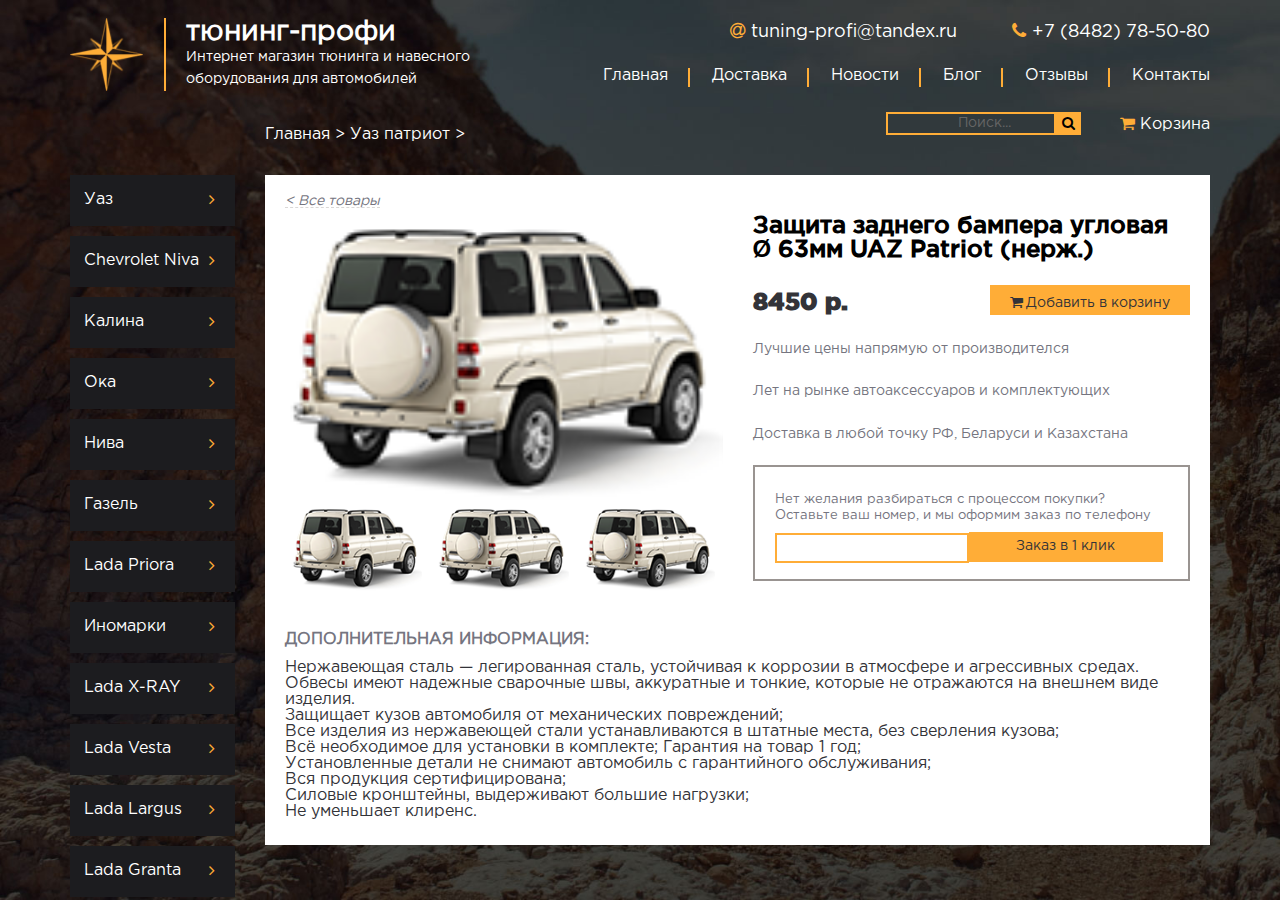
<file: app/card.html>
<!DOCTYPE html>
<html class="no-js" lang="ru">

<head>

	<meta charset="utf-8">

	<title>Тюнинг-профи</title> 
	<meta name="description" content="">

	<meta http-equiv="X-UA-Compatible" content="IE=edge">
	<meta name="viewport" content="width=device-width, initial-scale=1, maximum-scale=1">

	<meta property="og:image" content="path/to/image.jpg">

	<link rel="shortcut icon" href="img/favicon/favicon.ico" type="image/x-icon">
	<link rel="apple-touch-icon" href="img/favicon/apple-touch-icon.png">
	<link rel="apple-touch-icon" sizes="72x72" href="img/favicon/apple-touch-icon-72x72.png">
	<link rel="apple-touch-icon" sizes="114x114" href="img/favicon/apple-touch-icon-114x114.png">

	<!-- Bootstrap v3.3.4 Grid Styles -->
	<style>html{font-family:sans-serif;-ms-text-size-adjust:100%;-webkit-text-size-adjust:100%}body{margin:0}article,aside,details,figcaption,figure,footer,header,hgroup,main,menu,nav,section,summary{display:block}audio,canvas,progress,video{display:inline-block;vertical-align:baseline}audio:not([controls]){display:none;height:0}[hidden],template{display:none}a{background-color:transparent}a:active,a:hover{outline:0}abbr[title]{border-bottom:1px dotted}b,strong{font-weight:bold}dfn{font-style:italic}h1{font-size:2em;margin:0.67em 0}mark{background:#ff0;color:#000}small{font-size:80%}sub,sup{font-size:75%;line-height:0;position:relative;vertical-align:baseline}sup{top:-0.5em}sub{bottom:-0.25em}img{border:0}svg:not(:root){overflow:hidden}figure{margin:1em 40px}hr{-moz-box-sizing:content-box;-webkit-box-sizing:content-box;box-sizing:content-box;height:0}pre{overflow:auto}code,kbd,pre,samp{font-family:monospace, monospace;font-size:1em}button,input,optgroup,select,textarea{color:inherit;font:inherit;margin:0}button{overflow:visible}button,select{text-transform:none}button,html input[type="button"],input[type="reset"],input[type="submit"]{-webkit-appearance:button;cursor:pointer}button[disabled],html input[disabled]{cursor:default}button::-moz-focus-inner,input::-moz-focus-inner{border:0;padding:0}input{line-height:normal}input[type="checkbox"],input[type="radio"]{-webkit-box-sizing:border-box;-moz-box-sizing:border-box;box-sizing:border-box;padding:0}input[type="number"]::-webkit-inner-spin-button,input[type="number"]::-webkit-outer-spin-button{height:auto}input[type="search"]{-webkit-appearance:textfield;-moz-box-sizing:content-box;-webkit-box-sizing:content-box;box-sizing:content-box}input[type="search"]::-webkit-search-cancel-button,input[type="search"]::-webkit-search-decoration{-webkit-appearance:none}fieldset{border:1px solid #c0c0c0;margin:0 2px;padding:0.35em 0.625em 0.75em}legend{border:0;padding:0}textarea{overflow:auto}optgroup{font-weight:bold}table{border-collapse:collapse;border-spacing:0}td,th{padding:0}*{-webkit-box-sizing:border-box;-moz-box-sizing:border-box;box-sizing:border-box}*:before,*:after{-webkit-box-sizing:border-box;-moz-box-sizing:border-box;box-sizing:border-box}html{font-size:10px;-webkit-tap-highlight-color:rgba(0,0,0,0)}body{font-family:"Helvetica Neue",Helvetica,Arial,sans-serif;font-size:14px;line-height:1.42857143;color:#333;background-color:#fff}input,button,select,textarea{font-family:inherit;font-size:inherit;line-height:inherit}a{color:#337ab7;text-decoration:none}a:hover,a:focus{color:#23527c;text-decoration:underline}a:focus{outline:thin dotted;outline:5px auto -webkit-focus-ring-color;outline-offset:-2px}figure{margin:0}img{vertical-align:middle}.img-responsive{display:block;max-width:100%;height:auto}.img-rounded{border-radius:6px}.img-thumbnail{padding:4px;line-height:1.42857143;background-color:#fff;border:1px solid #ddd;border-radius:4px;-webkit-transition:all .2s ease-in-out;-o-transition:all .2s ease-in-out;transition:all .2s ease-in-out;display:inline-block;max-width:100%;height:auto}.img-circle{border-radius:50%}hr{margin-top:20px;margin-bottom:20px;border:0;border-top:1px solid #eee}.sr-only{position:absolute;width:1px;height:1px;margin:-1px;padding:0;overflow:hidden;clip:rect(0, 0, 0, 0);border:0}.sr-only-focusable:active,.sr-only-focusable:focus{position:static;width:auto;height:auto;margin:0;overflow:visible;clip:auto}[role="button"]{cursor:pointer}.container{margin-right:auto;margin-left:auto;padding-left:15px;padding-right:15px}@media (min-width:768px){.container{width:750px}}@media (min-width:992px){.container{width:970px}}@media (min-width:1200px){.container{width:1170px}}.container-fluid{margin-right:auto;margin-left:auto;padding-left:15px;padding-right:15px}.row{margin-left:-15px;margin-right:-15px}.col-xs-1, .col-sm-1, .col-md-1, .col-lg-1, .col-xs-2, .col-sm-2, .col-md-2, .col-lg-2, .col-xs-3, .col-sm-3, .col-md-3, .col-lg-3, .col-xs-4, .col-sm-4, .col-md-4, .col-lg-4, .col-xs-5, .col-sm-5, .col-md-5, .col-lg-5, .col-xs-6, .col-sm-6, .col-md-6, .col-lg-6, .col-xs-7, .col-sm-7, .col-md-7, .col-lg-7, .col-xs-8, .col-sm-8, .col-md-8, .col-lg-8, .col-xs-9, .col-sm-9, .col-md-9, .col-lg-9, .col-xs-10, .col-sm-10, .col-md-10, .col-lg-10, .col-xs-11, .col-sm-11, .col-md-11, .col-lg-11, .col-xs-12, .col-sm-12, .col-md-12, .col-lg-12{position:relative;min-height:1px;padding-left:15px;padding-right:15px}.col-xs-1, .col-xs-2, .col-xs-3, .col-xs-4, .col-xs-5, .col-xs-6, .col-xs-7, .col-xs-8, .col-xs-9, .col-xs-10, .col-xs-11, .col-xs-12{float:left}.col-xs-12{width:100%}.col-xs-11{width:91.66666667%}.col-xs-10{width:83.33333333%}.col-xs-9{width:75%}.col-xs-8{width:66.66666667%}.col-xs-7{width:58.33333333%}.col-xs-6{width:50%}.col-xs-5{width:41.66666667%}.col-xs-4{width:33.33333333%}.col-xs-3{width:25%}.col-xs-2{width:16.66666667%}.col-xs-1{width:8.33333333%}.col-xs-pull-12{right:100%}.col-xs-pull-11{right:91.66666667%}.col-xs-pull-10{right:83.33333333%}.col-xs-pull-9{right:75%}.col-xs-pull-8{right:66.66666667%}.col-xs-pull-7{right:58.33333333%}.col-xs-pull-6{right:50%}.col-xs-pull-5{right:41.66666667%}.col-xs-pull-4{right:33.33333333%}.col-xs-pull-3{right:25%}.col-xs-pull-2{right:16.66666667%}.col-xs-pull-1{right:8.33333333%}.col-xs-pull-0{right:auto}.col-xs-push-12{left:100%}.col-xs-push-11{left:91.66666667%}.col-xs-push-10{left:83.33333333%}.col-xs-push-9{left:75%}.col-xs-push-8{left:66.66666667%}.col-xs-push-7{left:58.33333333%}.col-xs-push-6{left:50%}.col-xs-push-5{left:41.66666667%}.col-xs-push-4{left:33.33333333%}.col-xs-push-3{left:25%}.col-xs-push-2{left:16.66666667%}.col-xs-push-1{left:8.33333333%}.col-xs-push-0{left:auto}.col-xs-offset-12{margin-left:100%}.col-xs-offset-11{margin-left:91.66666667%}.col-xs-offset-10{margin-left:83.33333333%}.col-xs-offset-9{margin-left:75%}.col-xs-offset-8{margin-left:66.66666667%}.col-xs-offset-7{margin-left:58.33333333%}.col-xs-offset-6{margin-left:50%}.col-xs-offset-5{margin-left:41.66666667%}.col-xs-offset-4{margin-left:33.33333333%}.col-xs-offset-3{margin-left:25%}.col-xs-offset-2{margin-left:16.66666667%}.col-xs-offset-1{margin-left:8.33333333%}.col-xs-offset-0{margin-left:0}@media (min-width:768px){.col-sm-1, .col-sm-2, .col-sm-3, .col-sm-4, .col-sm-5, .col-sm-6, .col-sm-7, .col-sm-8, .col-sm-9, .col-sm-10, .col-sm-11, .col-sm-12{float:left}.col-sm-12{width:100%}.col-sm-11{width:91.66666667%}.col-sm-10{width:83.33333333%}.col-sm-9{width:75%}.col-sm-8{width:66.66666667%}.col-sm-7{width:58.33333333%}.col-sm-6{width:50%}.col-sm-5{width:41.66666667%}.col-sm-4{width:33.33333333%}.col-sm-3{width:25%}.col-sm-2{width:16.66666667%}.col-sm-1{width:8.33333333%}.col-sm-pull-12{right:100%}.col-sm-pull-11{right:91.66666667%}.col-sm-pull-10{right:83.33333333%}.col-sm-pull-9{right:75%}.col-sm-pull-8{right:66.66666667%}.col-sm-pull-7{right:58.33333333%}.col-sm-pull-6{right:50%}.col-sm-pull-5{right:41.66666667%}.col-sm-pull-4{right:33.33333333%}.col-sm-pull-3{right:25%}.col-sm-pull-2{right:16.66666667%}.col-sm-pull-1{right:8.33333333%}.col-sm-pull-0{right:auto}.col-sm-push-12{left:100%}.col-sm-push-11{left:91.66666667%}.col-sm-push-10{left:83.33333333%}.col-sm-push-9{left:75%}.col-sm-push-8{left:66.66666667%}.col-sm-push-7{left:58.33333333%}.col-sm-push-6{left:50%}.col-sm-push-5{left:41.66666667%}.col-sm-push-4{left:33.33333333%}.col-sm-push-3{left:25%}.col-sm-push-2{left:16.66666667%}.col-sm-push-1{left:8.33333333%}.col-sm-push-0{left:auto}.col-sm-offset-12{margin-left:100%}.col-sm-offset-11{margin-left:91.66666667%}.col-sm-offset-10{margin-left:83.33333333%}.col-sm-offset-9{margin-left:75%}.col-sm-offset-8{margin-left:66.66666667%}.col-sm-offset-7{margin-left:58.33333333%}.col-sm-offset-6{margin-left:50%}.col-sm-offset-5{margin-left:41.66666667%}.col-sm-offset-4{margin-left:33.33333333%}.col-sm-offset-3{margin-left:25%}.col-sm-offset-2{margin-left:16.66666667%}.col-sm-offset-1{margin-left:8.33333333%}.col-sm-offset-0{margin-left:0}}@media (min-width:992px){.col-md-1, .col-md-2, .col-md-3, .col-md-4, .col-md-5, .col-md-6, .col-md-7, .col-md-8, .col-md-9, .col-md-10, .col-md-11, .col-md-12{float:left}.col-md-12{width:100%}.col-md-11{width:91.66666667%}.col-md-10{width:83.33333333%}.col-md-9{width:75%}.col-md-8{width:66.66666667%}.col-md-7{width:58.33333333%}.col-md-6{width:50%}.col-md-5{width:41.66666667%}.col-md-4{width:33.33333333%}.col-md-3{width:25%}.col-md-2{width:16.66666667%}.col-md-1{width:8.33333333%}.col-md-pull-12{right:100%}.col-md-pull-11{right:91.66666667%}.col-md-pull-10{right:83.33333333%}.col-md-pull-9{right:75%}.col-md-pull-8{right:66.66666667%}.col-md-pull-7{right:58.33333333%}.col-md-pull-6{right:50%}.col-md-pull-5{right:41.66666667%}.col-md-pull-4{right:33.33333333%}.col-md-pull-3{right:25%}.col-md-pull-2{right:16.66666667%}.col-md-pull-1{right:8.33333333%}.col-md-pull-0{right:auto}.col-md-push-12{left:100%}.col-md-push-11{left:91.66666667%}.col-md-push-10{left:83.33333333%}.col-md-push-9{left:75%}.col-md-push-8{left:66.66666667%}.col-md-push-7{left:58.33333333%}.col-md-push-6{left:50%}.col-md-push-5{left:41.66666667%}.col-md-push-4{left:33.33333333%}.col-md-push-3{left:25%}.col-md-push-2{left:16.66666667%}.col-md-push-1{left:8.33333333%}.col-md-push-0{left:auto}.col-md-offset-12{margin-left:100%}.col-md-offset-11{margin-left:91.66666667%}.col-md-offset-10{margin-left:83.33333333%}.col-md-offset-9{margin-left:75%}.col-md-offset-8{margin-left:66.66666667%}.col-md-offset-7{margin-left:58.33333333%}.col-md-offset-6{margin-left:50%}.col-md-offset-5{margin-left:41.66666667%}.col-md-offset-4{margin-left:33.33333333%}.col-md-offset-3{margin-left:25%}.col-md-offset-2{margin-left:16.66666667%}.col-md-offset-1{margin-left:8.33333333%}.col-md-offset-0{margin-left:0}}@media (min-width:1200px){.col-lg-1, .col-lg-2, .col-lg-3, .col-lg-4, .col-lg-5, .col-lg-6, .col-lg-7, .col-lg-8, .col-lg-9, .col-lg-10, .col-lg-11, .col-lg-12{float:left}.col-lg-12{width:100%}.col-lg-11{width:91.66666667%}.col-lg-10{width:83.33333333%}.col-lg-9{width:75%}.col-lg-8{width:66.66666667%}.col-lg-7{width:58.33333333%}.col-lg-6{width:50%}.col-lg-5{width:41.66666667%}.col-lg-4{width:33.33333333%}.col-lg-3{width:25%}.col-lg-2{width:16.66666667%}.col-lg-1{width:8.33333333%}.col-lg-pull-12{right:100%}.col-lg-pull-11{right:91.66666667%}.col-lg-pull-10{right:83.33333333%}.col-lg-pull-9{right:75%}.col-lg-pull-8{right:66.66666667%}.col-lg-pull-7{right:58.33333333%}.col-lg-pull-6{right:50%}.col-lg-pull-5{right:41.66666667%}.col-lg-pull-4{right:33.33333333%}.col-lg-pull-3{right:25%}.col-lg-pull-2{right:16.66666667%}.col-lg-pull-1{right:8.33333333%}.col-lg-pull-0{right:auto}.col-lg-push-12{left:100%}.col-lg-push-11{left:91.66666667%}.col-lg-push-10{left:83.33333333%}.col-lg-push-9{left:75%}.col-lg-push-8{left:66.66666667%}.col-lg-push-7{left:58.33333333%}.col-lg-push-6{left:50%}.col-lg-push-5{left:41.66666667%}.col-lg-push-4{left:33.33333333%}.col-lg-push-3{left:25%}.col-lg-push-2{left:16.66666667%}.col-lg-push-1{left:8.33333333%}.col-lg-push-0{left:auto}.col-lg-offset-12{margin-left:100%}.col-lg-offset-11{margin-left:91.66666667%}.col-lg-offset-10{margin-left:83.33333333%}.col-lg-offset-9{margin-left:75%}.col-lg-offset-8{margin-left:66.66666667%}.col-lg-offset-7{margin-left:58.33333333%}.col-lg-offset-6{margin-left:50%}.col-lg-offset-5{margin-left:41.66666667%}.col-lg-offset-4{margin-left:33.33333333%}.col-lg-offset-3{margin-left:25%}.col-lg-offset-2{margin-left:16.66666667%}.col-lg-offset-1{margin-left:8.33333333%}.col-lg-offset-0{margin-left:0}}.clearfix:before,.clearfix:after,.container:before,.container:after,.container-fluid:before,.container-fluid:after,.row:before,.row:after{content:" ";display:table}.clearfix:after,.container:after,.container-fluid:after,.row:after{clear:both}.center-block{display:block;margin-left:auto;margin-right:auto}.pull-right{float:right !important}.pull-left{float:left !important}.hide{display:none !important}.show{display:block !important}.invisible{visibility:hidden}.text-hide{font:0/0 a;color:transparent;text-shadow:none;background-color:transparent;border:0}.hidden{display:none !important}.affix{position:fixed}@-ms-viewport{width:device-width}.visible-xs,.visible-sm,.visible-md,.visible-lg{display:none !important}.visible-xs-block,.visible-xs-inline,.visible-xs-inline-block,.visible-sm-block,.visible-sm-inline,.visible-sm-inline-block,.visible-md-block,.visible-md-inline,.visible-md-inline-block,.visible-lg-block,.visible-lg-inline,.visible-lg-inline-block{display:none !important}@media (max-width:767px){.visible-xs{display:block !important}table.visible-xs{display:table}tr.visible-xs{display:table-row !important}th.visible-xs,td.visible-xs{display:table-cell !important}}@media (max-width:767px){.visible-xs-block{display:block !important}}@media (max-width:767px){.visible-xs-inline{display:inline !important}}@media (max-width:767px){.visible-xs-inline-block{display:inline-block !important}}@media (min-width:768px) and (max-width:991px){.visible-sm{display:block !important}table.visible-sm{display:table}tr.visible-sm{display:table-row !important}th.visible-sm,td.visible-sm{display:table-cell !important}}@media (min-width:768px) and (max-width:991px){.visible-sm-block{display:block !important}}@media (min-width:768px) and (max-width:991px){.visible-sm-inline{display:inline !important}}@media (min-width:768px) and (max-width:991px){.visible-sm-inline-block{display:inline-block !important}}@media (min-width:992px) and (max-width:1199px){.visible-md{display:block !important}table.visible-md{display:table}tr.visible-md{display:table-row !important}th.visible-md,td.visible-md{display:table-cell !important}}@media (min-width:992px) and (max-width:1199px){.visible-md-block{display:block !important}}@media (min-width:992px) and (max-width:1199px){.visible-md-inline{display:inline !important}}@media (min-width:992px) and (max-width:1199px){.visible-md-inline-block{display:inline-block !important}}@media (min-width:1200px){.visible-lg{display:block !important}table.visible-lg{display:table}tr.visible-lg{display:table-row !important}th.visible-lg,td.visible-lg{display:table-cell !important}}@media (min-width:1200px){.visible-lg-block{display:block !important}}@media (min-width:1200px){.visible-lg-inline{display:inline !important}}@media (min-width:1200px){.visible-lg-inline-block{display:inline-block !important}}@media (max-width:767px){.hidden-xs{display:none !important}}@media (min-width:768px) and (max-width:991px){.hidden-sm{display:none !important}}@media (min-width:992px) and (max-width:1199px){.hidden-md{display:none !important}}@media (min-width:1200px){.hidden-lg{display:none !important}}.visible-print{display:none !important}@media print{.visible-print{display:block !important}table.visible-print{display:table}tr.visible-print{display:table-row !important}th.visible-print,td.visible-print{display:table-cell !important}}.visible-print-block{display:none !important}@media print{.visible-print-block{display:block !important}}.visible-print-inline{display:none !important}@media print{.visible-print-inline{display:inline !important}}.visible-print-inline-block{display:none !important}@media print{.visible-print-inline-block{display:inline-block !important}}@media print{.hidden-print{display:none !important}}</style>

	<!-- Header CSS (First Sections of Website: paste after release from header.min.css here) -->
	<style></style>

	<!-- Load CSS, CSS Localstorage & WebFonts Main Function -->
	<script>!function(e){"use strict";function t(e,t,n){e.addEventListener?e.addEventListener(t,n,!1):e.attachEvent&&e.attachEvent("on"+t,n)}function n(t,n){return e.localStorage&&localStorage[t+"_content"]&&localStorage[t+"_file"]===n}function a(t,a){if(e.localStorage&&e.XMLHttpRequest)n(t,a)?o(localStorage[t+"_content"]):l(t,a);else{var s=r.createElement("link");s.href=a,s.id=t,s.rel="stylesheet",s.type="text/css",r.getElementsByTagName("head")[0].appendChild(s),r.cookie=t}}function l(e,t){var n=new XMLHttpRequest;n.open("GET",t,!0),n.onreadystatechange=function(){4===n.readyState&&200===n.status&&(o(n.responseText),localStorage[e+"_content"]=n.responseText,localStorage[e+"_file"]=t)},n.send()}function o(e){var t=r.createElement("style");t.setAttribute("type","text/css"),r.getElementsByTagName("head")[0].appendChild(t),t.styleSheet?t.styleSheet.cssText=e:t.innerHTML=e}var r=e.document;e.loadCSS=function(e,t,n){var a,l=r.createElement("link");if(t)a=t;else{var o;o=r.querySelectorAll?r.querySelectorAll("style,link[rel=stylesheet],script"):(r.body||r.getElementsByTagName("head")[0]).childNodes,a=o[o.length-1]}var s=r.styleSheets;l.rel="stylesheet",l.href=e,l.media="only x",a.parentNode.insertBefore(l,t?a:a.nextSibling);var c=function(e){for(var t=l.href,n=s.length;n--;)if(s[n].href===t)return e();setTimeout(function(){c(e)})};return l.onloadcssdefined=c,c(function(){l.media=n||"all"}),l},e.loadLocalStorageCSS=function(l,o){n(l,o)||r.cookie.indexOf(l)>-1?a(l,o):t(e,"load",function(){a(l,o)})}}(this);</script>

	<!-- Load CSS Start -->
	<script>loadCSS( "css/fonts.min.css?ver=1.0.0", false, "all" );</script>
	<script>loadCSS( "css/header.min.css?ver=1.0.0", false, "all" );</script>
	<script>loadCSS( "css/main.min.css?ver=1.0.0", false, "all" );</script>
	<!-- Load CSS End -->

	<!-- Load CSS Compiled without JS -->
	<noscript>
		<link rel="stylesheet" href="css/fonts.min.css">
		<link rel="stylesheet" href="css/main.min.css">
	</noscript>

</head>

<body>
	<header class="main_head">
		<div class="container">
			<div class="row">
				<div class="col-lg-5">
					<a class="logo_linck" href="index.html"> 
						<div class="head_logo_block">
							<img src="img/logo.png" alt="">
							<div class="head_titel">
								<h1>тюнинг-профи</h1>
								<p>Интернет магазин тюнинга и навесного оборудования для автомобилей</p>
							</div>
						</div>
					</a>
				</div>
				<div class="col-lg-7 ">
					<div class="head_contacts">
						<p><i class="fa fa-at" aria-hidden="true"></i>tuning-profi@tandex.ru</p>
						<p><i class="fa fa-phone" aria-hidden="true"></i>+7 (8482) 78-50-80</p>
					</div>
					<ul class="main_head_menu">
						<li><a href="#">Главная</a></li>
						<li><a href="#">Доставка</a></li>
						<li><a href="#">Новости</a></li>
						<li><a href="#">Блог</a></li>
						<li><a href="#">Отзывы</a></li>
						<li><a href="#">Контакты</a></li>
					</ul>
				</div>
			</div>
			<div class="row">
				<div class="col-lg-6 col-lg-offset-2">
					<div class="breadcrumps">
						<ul>
							<li><a href='#'>Главная > </a></li>
							<li><a href='#'>Уаз патриот > </a></li>
						</ul>
					</div>
				</div>
				<div class="col-lg-4">
					<div class="header_bottom_info">
						<div class="main_head_search"> 
							<input type="text" placeholder="                 Поиск..."> 
							<button class="search_ico">
								<i class="fa fa-search" aria-hidden="true"></i>
							</button>  
						</div>
						<a href="basket.html"> 
							<div class="main_head_chip_basket">
								<i class="fa fa-shopping-cart" aria-hidden="true"></i> Корзина
							</div>
						</a>
					</div>
				</div>
			</div>
		</div>
	</header>
	<section>
		<div class="container">
			<div class="row">
				<div class="col-lg-2">
					<ul class="left_cars_menu">
						<li><a href='kategoriya.html'>Уаз
							<i class="fa fa-angle-right" aria-hidden="true"></i></a>
						</li>
						<li><a href='#'>Chevrolet Niva
							<i class="fa fa-angle-right" aria-hidden="true"></i></a>
						</li>
						<li><a href='#'>Калина
							<i class="fa fa-angle-right" aria-hidden="true"></i></a>
						</li>
						<li><a href='#'>Ока
							<i class="fa fa-angle-right" aria-hidden="true"></i></a>
						</li>
						<li><a href='#'>Нива
							<i class="fa fa-angle-right" aria-hidden="true"></i></a>
						</li>
						<li><a href='#'>Газель
							<i class="fa fa-angle-right" aria-hidden="true"></i></a>
						</li>
						<li><a href='#'>Lada Priora
							<i class="fa fa-angle-right" aria-hidden="true"></i></a>
						</li>
						<li><a href='#'>Иномарки
							<i class="fa fa-angle-right" aria-hidden="true"></i></a>
						</li>
						<li><a href='#'>Lada X-RAY
							<i class="fa fa-angle-right" aria-hidden="true"></i></a>
						</li>
						<li><a href='#'>Lada Vesta
							<i class="fa fa-angle-right" aria-hidden="true"></i></a>
						</li>
						<li><a href='#'>Lada Largus
							<i class="fa fa-angle-right" aria-hidden="true"></i></a>
						</li>
						<li><a href='#'>Lada Granta
							<i class="fa fa-angle-right" aria-hidden="true"></i></a>
						</li>
					</ul>
				</div>
				<div class="col-lg-10">
					<div class="card">
					<a href="card.html" class="item_more"> < Все товары</a>
						<div class="row">
							<div class="col-lg-6">
								<div class="card_photo_block">
								<img src="img/car_1.png" alt="">
									<div class="other_photos">
										<img src="img/car_1.png" alt="">
										<img src="img/car_1.png" alt="">
										<img src="img/car_1.png" alt="">
									</div>
								</div>
							</div>
							<div class="col-lg-6">
								<h2>Защита заднего бампера угловая Ø 63мм UAZ Patriot (нерж.)</h2>
								<div class="item_cost">8450 p.</div>
								<button class="add_to_basket"><i class="fa fa-shopping-cart" aria-hidden="true"></i>Добавить в корзину</button>
								<div class="advantages">
									Лучшие цены напрямую от производителся

								</div>
								<div class="advantages">
									
									Лет на рынке автоаксессуаров и комплектующих 
								</div>
								<div class="advantages">
									
									Доставка в любой точку РФ, Беларуси и Казахстана
								</div>
								<div class="call_request">
									<p>Нет желания разбираться с процессом покупки?<br>Оставьте ваш номер, и мы оформим заказ по телефону</p>
									<input type="text">
									<button>Заказ в 1 клик</button>
								</div>

							</div>
						</div>
						<h4>дополнительная информация:</h4>
						<p class="additional_information">Нержавеющая сталь — легированная сталь, устойчивая к коррозии в атмосфере и агрессивных средах.
Обвесы имеют надежные сварочные швы, аккуратные и тонкие, которые не отражаются на внешнем виде изделия.<br>
Защищает кузов автомобиля от механических повреждений;<br>
Все изделия из нержавеющей стали устанавливаются в штатные места, без сверления кузова;<br>
Всё необходимое для установки в комплекте;
Гарантия на товар 1 год;<br>
Установленные детали не снимают автомобиль с гарантийного обслуживания;<br>
Вся продукция сертифицирована;<br>
Силовые кронштейны, выдерживают большие нагрузки;<br>
Не уменьшает клиренс.</p>
					</div>
				</div>
			</div>
		</div>
	</section>



	<div class="hidden"></div>

	<!--[if lt IE 9]>
	<script src="libs/html5shiv/es5-shim.min.js"></script>
	<script src="libs/html5shiv/html5shiv.min.js"></script>
	<script src="libs/html5shiv/html5shiv-printshiv.min.js"></script>
	<script src="libs/respond/respond.min.js"></script>
	<![endif]-->

	<!-- Load Scripts Start -->
	<script>var scr = {"scripts":[
		{"src" : "js/libs.js", "async" : false},
		{"src" : "js/common.js", "async" : false}
		]};!function(t,n,r){"use strict";var c=function(t){if("[object Array]"!==Object.prototype.toString.call(t))return!1;for(var r=0;r<t.length;r++){var c=n.createElement("script"),e=t[r];c.src=e.src,c.async=e.async,n.body.appendChild(c)}return!0};t.addEventListener?t.addEventListener("load",function(){c(r.scripts);},!1):t.attachEvent?t.attachEvent("onload",function(){c(r.scripts)}):t.onload=function(){c(r.scripts)}}(window,document,scr);
	</script>
	<!-- Load Scripts End -->

</body>
</html>
</file>
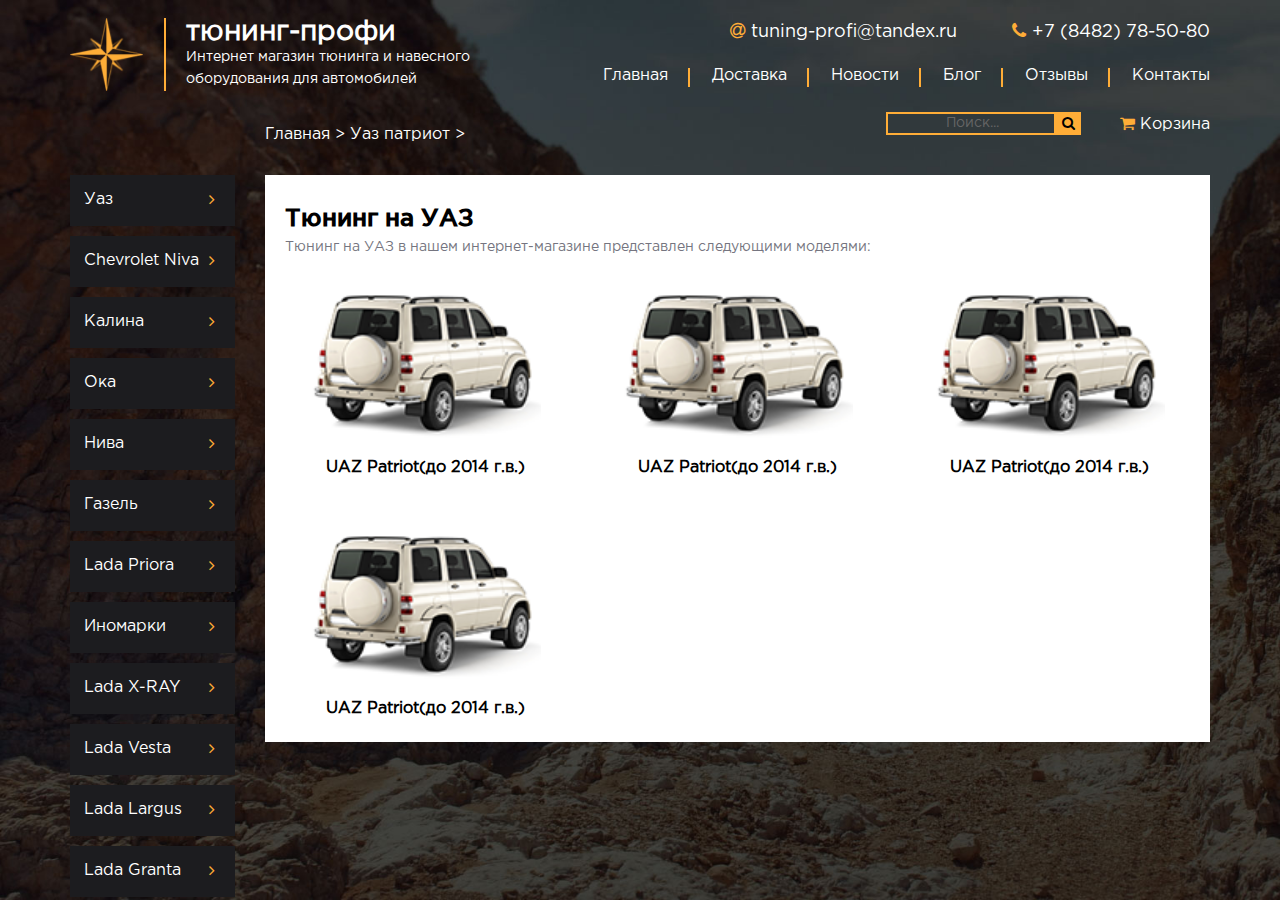
<file: app/kategoriya.html>
<!DOCTYPE html>
<html class="no-js" lang="ru">

<head>

	<meta charset="utf-8">

	<title>Тюнинг-профи</title> 
	<meta name="description" content="">

	<meta http-equiv="X-UA-Compatible" content="IE=edge">
	<meta name="viewport" content="width=device-width, initial-scale=1, maximum-scale=1">

	<meta property="og:image" content="path/to/image.jpg">

	<link rel="shortcut icon" href="img/favicon/favicon.ico" type="image/x-icon">
	<link rel="apple-touch-icon" href="img/favicon/apple-touch-icon.png">
	<link rel="apple-touch-icon" sizes="72x72" href="img/favicon/apple-touch-icon-72x72.png">
	<link rel="apple-touch-icon" sizes="114x114" href="img/favicon/apple-touch-icon-114x114.png">

	<!-- Bootstrap v3.3.4 Grid Styles -->
	<style>html{font-family:sans-serif;-ms-text-size-adjust:100%;-webkit-text-size-adjust:100%}body{margin:0}article,aside,details,figcaption,figure,footer,header,hgroup,main,menu,nav,section,summary{display:block}audio,canvas,progress,video{display:inline-block;vertical-align:baseline}audio:not([controls]){display:none;height:0}[hidden],template{display:none}a{background-color:transparent}a:active,a:hover{outline:0}abbr[title]{border-bottom:1px dotted}b,strong{font-weight:bold}dfn{font-style:italic}h1{font-size:2em;margin:0.67em 0}mark{background:#ff0;color:#000}small{font-size:80%}sub,sup{font-size:75%;line-height:0;position:relative;vertical-align:baseline}sup{top:-0.5em}sub{bottom:-0.25em}img{border:0}svg:not(:root){overflow:hidden}figure{margin:1em 40px}hr{-moz-box-sizing:content-box;-webkit-box-sizing:content-box;box-sizing:content-box;height:0}pre{overflow:auto}code,kbd,pre,samp{font-family:monospace, monospace;font-size:1em}button,input,optgroup,select,textarea{color:inherit;font:inherit;margin:0}button{overflow:visible}button,select{text-transform:none}button,html input[type="button"],input[type="reset"],input[type="submit"]{-webkit-appearance:button;cursor:pointer}button[disabled],html input[disabled]{cursor:default}button::-moz-focus-inner,input::-moz-focus-inner{border:0;padding:0}input{line-height:normal}input[type="checkbox"],input[type="radio"]{-webkit-box-sizing:border-box;-moz-box-sizing:border-box;box-sizing:border-box;padding:0}input[type="number"]::-webkit-inner-spin-button,input[type="number"]::-webkit-outer-spin-button{height:auto}input[type="search"]{-webkit-appearance:textfield;-moz-box-sizing:content-box;-webkit-box-sizing:content-box;box-sizing:content-box}input[type="search"]::-webkit-search-cancel-button,input[type="search"]::-webkit-search-decoration{-webkit-appearance:none}fieldset{border:1px solid #c0c0c0;margin:0 2px;padding:0.35em 0.625em 0.75em}legend{border:0;padding:0}textarea{overflow:auto}optgroup{font-weight:bold}table{border-collapse:collapse;border-spacing:0}td,th{padding:0}*{-webkit-box-sizing:border-box;-moz-box-sizing:border-box;box-sizing:border-box}*:before,*:after{-webkit-box-sizing:border-box;-moz-box-sizing:border-box;box-sizing:border-box}html{font-size:10px;-webkit-tap-highlight-color:rgba(0,0,0,0)}body{font-family:"Helvetica Neue",Helvetica,Arial,sans-serif;font-size:14px;line-height:1.42857143;color:#333;background-color:#fff}input,button,select,textarea{font-family:inherit;font-size:inherit;line-height:inherit}a{color:#337ab7;text-decoration:none}a:hover,a:focus{color:#23527c;text-decoration:underline}a:focus{outline:thin dotted;outline:5px auto -webkit-focus-ring-color;outline-offset:-2px}figure{margin:0}img{vertical-align:middle}.img-responsive{display:block;max-width:100%;height:auto}.img-rounded{border-radius:6px}.img-thumbnail{padding:4px;line-height:1.42857143;background-color:#fff;border:1px solid #ddd;border-radius:4px;-webkit-transition:all .2s ease-in-out;-o-transition:all .2s ease-in-out;transition:all .2s ease-in-out;display:inline-block;max-width:100%;height:auto}.img-circle{border-radius:50%}hr{margin-top:20px;margin-bottom:20px;border:0;border-top:1px solid #eee}.sr-only{position:absolute;width:1px;height:1px;margin:-1px;padding:0;overflow:hidden;clip:rect(0, 0, 0, 0);border:0}.sr-only-focusable:active,.sr-only-focusable:focus{position:static;width:auto;height:auto;margin:0;overflow:visible;clip:auto}[role="button"]{cursor:pointer}.container{margin-right:auto;margin-left:auto;padding-left:15px;padding-right:15px}@media (min-width:768px){.container{width:750px}}@media (min-width:992px){.container{width:970px}}@media (min-width:1200px){.container{width:1170px}}.container-fluid{margin-right:auto;margin-left:auto;padding-left:15px;padding-right:15px}.row{margin-left:-15px;margin-right:-15px}.col-xs-1, .col-sm-1, .col-md-1, .col-lg-1, .col-xs-2, .col-sm-2, .col-md-2, .col-lg-2, .col-xs-3, .col-sm-3, .col-md-3, .col-lg-3, .col-xs-4, .col-sm-4, .col-md-4, .col-lg-4, .col-xs-5, .col-sm-5, .col-md-5, .col-lg-5, .col-xs-6, .col-sm-6, .col-md-6, .col-lg-6, .col-xs-7, .col-sm-7, .col-md-7, .col-lg-7, .col-xs-8, .col-sm-8, .col-md-8, .col-lg-8, .col-xs-9, .col-sm-9, .col-md-9, .col-lg-9, .col-xs-10, .col-sm-10, .col-md-10, .col-lg-10, .col-xs-11, .col-sm-11, .col-md-11, .col-lg-11, .col-xs-12, .col-sm-12, .col-md-12, .col-lg-12{position:relative;min-height:1px;padding-left:15px;padding-right:15px}.col-xs-1, .col-xs-2, .col-xs-3, .col-xs-4, .col-xs-5, .col-xs-6, .col-xs-7, .col-xs-8, .col-xs-9, .col-xs-10, .col-xs-11, .col-xs-12{float:left}.col-xs-12{width:100%}.col-xs-11{width:91.66666667%}.col-xs-10{width:83.33333333%}.col-xs-9{width:75%}.col-xs-8{width:66.66666667%}.col-xs-7{width:58.33333333%}.col-xs-6{width:50%}.col-xs-5{width:41.66666667%}.col-xs-4{width:33.33333333%}.col-xs-3{width:25%}.col-xs-2{width:16.66666667%}.col-xs-1{width:8.33333333%}.col-xs-pull-12{right:100%}.col-xs-pull-11{right:91.66666667%}.col-xs-pull-10{right:83.33333333%}.col-xs-pull-9{right:75%}.col-xs-pull-8{right:66.66666667%}.col-xs-pull-7{right:58.33333333%}.col-xs-pull-6{right:50%}.col-xs-pull-5{right:41.66666667%}.col-xs-pull-4{right:33.33333333%}.col-xs-pull-3{right:25%}.col-xs-pull-2{right:16.66666667%}.col-xs-pull-1{right:8.33333333%}.col-xs-pull-0{right:auto}.col-xs-push-12{left:100%}.col-xs-push-11{left:91.66666667%}.col-xs-push-10{left:83.33333333%}.col-xs-push-9{left:75%}.col-xs-push-8{left:66.66666667%}.col-xs-push-7{left:58.33333333%}.col-xs-push-6{left:50%}.col-xs-push-5{left:41.66666667%}.col-xs-push-4{left:33.33333333%}.col-xs-push-3{left:25%}.col-xs-push-2{left:16.66666667%}.col-xs-push-1{left:8.33333333%}.col-xs-push-0{left:auto}.col-xs-offset-12{margin-left:100%}.col-xs-offset-11{margin-left:91.66666667%}.col-xs-offset-10{margin-left:83.33333333%}.col-xs-offset-9{margin-left:75%}.col-xs-offset-8{margin-left:66.66666667%}.col-xs-offset-7{margin-left:58.33333333%}.col-xs-offset-6{margin-left:50%}.col-xs-offset-5{margin-left:41.66666667%}.col-xs-offset-4{margin-left:33.33333333%}.col-xs-offset-3{margin-left:25%}.col-xs-offset-2{margin-left:16.66666667%}.col-xs-offset-1{margin-left:8.33333333%}.col-xs-offset-0{margin-left:0}@media (min-width:768px){.col-sm-1, .col-sm-2, .col-sm-3, .col-sm-4, .col-sm-5, .col-sm-6, .col-sm-7, .col-sm-8, .col-sm-9, .col-sm-10, .col-sm-11, .col-sm-12{float:left}.col-sm-12{width:100%}.col-sm-11{width:91.66666667%}.col-sm-10{width:83.33333333%}.col-sm-9{width:75%}.col-sm-8{width:66.66666667%}.col-sm-7{width:58.33333333%}.col-sm-6{width:50%}.col-sm-5{width:41.66666667%}.col-sm-4{width:33.33333333%}.col-sm-3{width:25%}.col-sm-2{width:16.66666667%}.col-sm-1{width:8.33333333%}.col-sm-pull-12{right:100%}.col-sm-pull-11{right:91.66666667%}.col-sm-pull-10{right:83.33333333%}.col-sm-pull-9{right:75%}.col-sm-pull-8{right:66.66666667%}.col-sm-pull-7{right:58.33333333%}.col-sm-pull-6{right:50%}.col-sm-pull-5{right:41.66666667%}.col-sm-pull-4{right:33.33333333%}.col-sm-pull-3{right:25%}.col-sm-pull-2{right:16.66666667%}.col-sm-pull-1{right:8.33333333%}.col-sm-pull-0{right:auto}.col-sm-push-12{left:100%}.col-sm-push-11{left:91.66666667%}.col-sm-push-10{left:83.33333333%}.col-sm-push-9{left:75%}.col-sm-push-8{left:66.66666667%}.col-sm-push-7{left:58.33333333%}.col-sm-push-6{left:50%}.col-sm-push-5{left:41.66666667%}.col-sm-push-4{left:33.33333333%}.col-sm-push-3{left:25%}.col-sm-push-2{left:16.66666667%}.col-sm-push-1{left:8.33333333%}.col-sm-push-0{left:auto}.col-sm-offset-12{margin-left:100%}.col-sm-offset-11{margin-left:91.66666667%}.col-sm-offset-10{margin-left:83.33333333%}.col-sm-offset-9{margin-left:75%}.col-sm-offset-8{margin-left:66.66666667%}.col-sm-offset-7{margin-left:58.33333333%}.col-sm-offset-6{margin-left:50%}.col-sm-offset-5{margin-left:41.66666667%}.col-sm-offset-4{margin-left:33.33333333%}.col-sm-offset-3{margin-left:25%}.col-sm-offset-2{margin-left:16.66666667%}.col-sm-offset-1{margin-left:8.33333333%}.col-sm-offset-0{margin-left:0}}@media (min-width:992px){.col-md-1, .col-md-2, .col-md-3, .col-md-4, .col-md-5, .col-md-6, .col-md-7, .col-md-8, .col-md-9, .col-md-10, .col-md-11, .col-md-12{float:left}.col-md-12{width:100%}.col-md-11{width:91.66666667%}.col-md-10{width:83.33333333%}.col-md-9{width:75%}.col-md-8{width:66.66666667%}.col-md-7{width:58.33333333%}.col-md-6{width:50%}.col-md-5{width:41.66666667%}.col-md-4{width:33.33333333%}.col-md-3{width:25%}.col-md-2{width:16.66666667%}.col-md-1{width:8.33333333%}.col-md-pull-12{right:100%}.col-md-pull-11{right:91.66666667%}.col-md-pull-10{right:83.33333333%}.col-md-pull-9{right:75%}.col-md-pull-8{right:66.66666667%}.col-md-pull-7{right:58.33333333%}.col-md-pull-6{right:50%}.col-md-pull-5{right:41.66666667%}.col-md-pull-4{right:33.33333333%}.col-md-pull-3{right:25%}.col-md-pull-2{right:16.66666667%}.col-md-pull-1{right:8.33333333%}.col-md-pull-0{right:auto}.col-md-push-12{left:100%}.col-md-push-11{left:91.66666667%}.col-md-push-10{left:83.33333333%}.col-md-push-9{left:75%}.col-md-push-8{left:66.66666667%}.col-md-push-7{left:58.33333333%}.col-md-push-6{left:50%}.col-md-push-5{left:41.66666667%}.col-md-push-4{left:33.33333333%}.col-md-push-3{left:25%}.col-md-push-2{left:16.66666667%}.col-md-push-1{left:8.33333333%}.col-md-push-0{left:auto}.col-md-offset-12{margin-left:100%}.col-md-offset-11{margin-left:91.66666667%}.col-md-offset-10{margin-left:83.33333333%}.col-md-offset-9{margin-left:75%}.col-md-offset-8{margin-left:66.66666667%}.col-md-offset-7{margin-left:58.33333333%}.col-md-offset-6{margin-left:50%}.col-md-offset-5{margin-left:41.66666667%}.col-md-offset-4{margin-left:33.33333333%}.col-md-offset-3{margin-left:25%}.col-md-offset-2{margin-left:16.66666667%}.col-md-offset-1{margin-left:8.33333333%}.col-md-offset-0{margin-left:0}}@media (min-width:1200px){.col-lg-1, .col-lg-2, .col-lg-3, .col-lg-4, .col-lg-5, .col-lg-6, .col-lg-7, .col-lg-8, .col-lg-9, .col-lg-10, .col-lg-11, .col-lg-12{float:left}.col-lg-12{width:100%}.col-lg-11{width:91.66666667%}.col-lg-10{width:83.33333333%}.col-lg-9{width:75%}.col-lg-8{width:66.66666667%}.col-lg-7{width:58.33333333%}.col-lg-6{width:50%}.col-lg-5{width:41.66666667%}.col-lg-4{width:33.33333333%}.col-lg-3{width:25%}.col-lg-2{width:16.66666667%}.col-lg-1{width:8.33333333%}.col-lg-pull-12{right:100%}.col-lg-pull-11{right:91.66666667%}.col-lg-pull-10{right:83.33333333%}.col-lg-pull-9{right:75%}.col-lg-pull-8{right:66.66666667%}.col-lg-pull-7{right:58.33333333%}.col-lg-pull-6{right:50%}.col-lg-pull-5{right:41.66666667%}.col-lg-pull-4{right:33.33333333%}.col-lg-pull-3{right:25%}.col-lg-pull-2{right:16.66666667%}.col-lg-pull-1{right:8.33333333%}.col-lg-pull-0{right:auto}.col-lg-push-12{left:100%}.col-lg-push-11{left:91.66666667%}.col-lg-push-10{left:83.33333333%}.col-lg-push-9{left:75%}.col-lg-push-8{left:66.66666667%}.col-lg-push-7{left:58.33333333%}.col-lg-push-6{left:50%}.col-lg-push-5{left:41.66666667%}.col-lg-push-4{left:33.33333333%}.col-lg-push-3{left:25%}.col-lg-push-2{left:16.66666667%}.col-lg-push-1{left:8.33333333%}.col-lg-push-0{left:auto}.col-lg-offset-12{margin-left:100%}.col-lg-offset-11{margin-left:91.66666667%}.col-lg-offset-10{margin-left:83.33333333%}.col-lg-offset-9{margin-left:75%}.col-lg-offset-8{margin-left:66.66666667%}.col-lg-offset-7{margin-left:58.33333333%}.col-lg-offset-6{margin-left:50%}.col-lg-offset-5{margin-left:41.66666667%}.col-lg-offset-4{margin-left:33.33333333%}.col-lg-offset-3{margin-left:25%}.col-lg-offset-2{margin-left:16.66666667%}.col-lg-offset-1{margin-left:8.33333333%}.col-lg-offset-0{margin-left:0}}.clearfix:before,.clearfix:after,.container:before,.container:after,.container-fluid:before,.container-fluid:after,.row:before,.row:after{content:" ";display:table}.clearfix:after,.container:after,.container-fluid:after,.row:after{clear:both}.center-block{display:block;margin-left:auto;margin-right:auto}.pull-right{float:right !important}.pull-left{float:left !important}.hide{display:none !important}.show{display:block !important}.invisible{visibility:hidden}.text-hide{font:0/0 a;color:transparent;text-shadow:none;background-color:transparent;border:0}.hidden{display:none !important}.affix{position:fixed}@-ms-viewport{width:device-width}.visible-xs,.visible-sm,.visible-md,.visible-lg{display:none !important}.visible-xs-block,.visible-xs-inline,.visible-xs-inline-block,.visible-sm-block,.visible-sm-inline,.visible-sm-inline-block,.visible-md-block,.visible-md-inline,.visible-md-inline-block,.visible-lg-block,.visible-lg-inline,.visible-lg-inline-block{display:none !important}@media (max-width:767px){.visible-xs{display:block !important}table.visible-xs{display:table}tr.visible-xs{display:table-row !important}th.visible-xs,td.visible-xs{display:table-cell !important}}@media (max-width:767px){.visible-xs-block{display:block !important}}@media (max-width:767px){.visible-xs-inline{display:inline !important}}@media (max-width:767px){.visible-xs-inline-block{display:inline-block !important}}@media (min-width:768px) and (max-width:991px){.visible-sm{display:block !important}table.visible-sm{display:table}tr.visible-sm{display:table-row !important}th.visible-sm,td.visible-sm{display:table-cell !important}}@media (min-width:768px) and (max-width:991px){.visible-sm-block{display:block !important}}@media (min-width:768px) and (max-width:991px){.visible-sm-inline{display:inline !important}}@media (min-width:768px) and (max-width:991px){.visible-sm-inline-block{display:inline-block !important}}@media (min-width:992px) and (max-width:1199px){.visible-md{display:block !important}table.visible-md{display:table}tr.visible-md{display:table-row !important}th.visible-md,td.visible-md{display:table-cell !important}}@media (min-width:992px) and (max-width:1199px){.visible-md-block{display:block !important}}@media (min-width:992px) and (max-width:1199px){.visible-md-inline{display:inline !important}}@media (min-width:992px) and (max-width:1199px){.visible-md-inline-block{display:inline-block !important}}@media (min-width:1200px){.visible-lg{display:block !important}table.visible-lg{display:table}tr.visible-lg{display:table-row !important}th.visible-lg,td.visible-lg{display:table-cell !important}}@media (min-width:1200px){.visible-lg-block{display:block !important}}@media (min-width:1200px){.visible-lg-inline{display:inline !important}}@media (min-width:1200px){.visible-lg-inline-block{display:inline-block !important}}@media (max-width:767px){.hidden-xs{display:none !important}}@media (min-width:768px) and (max-width:991px){.hidden-sm{display:none !important}}@media (min-width:992px) and (max-width:1199px){.hidden-md{display:none !important}}@media (min-width:1200px){.hidden-lg{display:none !important}}.visible-print{display:none !important}@media print{.visible-print{display:block !important}table.visible-print{display:table}tr.visible-print{display:table-row !important}th.visible-print,td.visible-print{display:table-cell !important}}.visible-print-block{display:none !important}@media print{.visible-print-block{display:block !important}}.visible-print-inline{display:none !important}@media print{.visible-print-inline{display:inline !important}}.visible-print-inline-block{display:none !important}@media print{.visible-print-inline-block{display:inline-block !important}}@media print{.hidden-print{display:none !important}}</style>

	<!-- Header CSS (First Sections of Website: paste after release from header.min.css here) -->
	<style></style>

	<!-- Load CSS, CSS Localstorage & WebFonts Main Function -->
	<script>!function(e){"use strict";function t(e,t,n){e.addEventListener?e.addEventListener(t,n,!1):e.attachEvent&&e.attachEvent("on"+t,n)}function n(t,n){return e.localStorage&&localStorage[t+"_content"]&&localStorage[t+"_file"]===n}function a(t,a){if(e.localStorage&&e.XMLHttpRequest)n(t,a)?o(localStorage[t+"_content"]):l(t,a);else{var s=r.createElement("link");s.href=a,s.id=t,s.rel="stylesheet",s.type="text/css",r.getElementsByTagName("head")[0].appendChild(s),r.cookie=t}}function l(e,t){var n=new XMLHttpRequest;n.open("GET",t,!0),n.onreadystatechange=function(){4===n.readyState&&200===n.status&&(o(n.responseText),localStorage[e+"_content"]=n.responseText,localStorage[e+"_file"]=t)},n.send()}function o(e){var t=r.createElement("style");t.setAttribute("type","text/css"),r.getElementsByTagName("head")[0].appendChild(t),t.styleSheet?t.styleSheet.cssText=e:t.innerHTML=e}var r=e.document;e.loadCSS=function(e,t,n){var a,l=r.createElement("link");if(t)a=t;else{var o;o=r.querySelectorAll?r.querySelectorAll("style,link[rel=stylesheet],script"):(r.body||r.getElementsByTagName("head")[0]).childNodes,a=o[o.length-1]}var s=r.styleSheets;l.rel="stylesheet",l.href=e,l.media="only x",a.parentNode.insertBefore(l,t?a:a.nextSibling);var c=function(e){for(var t=l.href,n=s.length;n--;)if(s[n].href===t)return e();setTimeout(function(){c(e)})};return l.onloadcssdefined=c,c(function(){l.media=n||"all"}),l},e.loadLocalStorageCSS=function(l,o){n(l,o)||r.cookie.indexOf(l)>-1?a(l,o):t(e,"load",function(){a(l,o)})}}(this);</script>

	<!-- Load CSS Start -->
	<script>loadCSS( "css/fonts.min.css?ver=1.0.0", false, "all" );</script>
	<script>loadCSS( "css/header.min.css?ver=1.0.0", false, "all" );</script>
	<script>loadCSS( "css/main.min.css?ver=1.0.0", false, "all" );</script>
	<!-- Load CSS End -->

	<!-- Load CSS Compiled without JS -->
	<noscript>
		<link rel="stylesheet" href="css/fonts.min.css">
		<link rel="stylesheet" href="css/main.min.css">
	</noscript>

</head>

<body>
	<header class="main_head">
		<div class="container">
			<div class="row">
				<div class="col-lg-5">
					<a class="logo_linck" href="index.html"> 
						<div class="head_logo_block">
							<img src="img/logo.png" alt="">
							<div class="head_titel">
								<h1>тюнинг-профи</h1>
								<p>Интернет магазин тюнинга и навесного оборудования для автомобилей</p>
							</div>
						</div>
					</a>
				</div>
				<div class="col-lg-7 ">
					<div class="head_contacts">
						<p><i class="fa fa-at" aria-hidden="true"></i>tuning-profi@tandex.ru</p>
						<p><i class="fa fa-phone" aria-hidden="true"></i>+7 (8482) 78-50-80</p>
					</div>
					<ul class="main_head_menu">
						<li><a href="#">Главная</a></li>
						<li><a href="#">Доставка</a></li>
						<li><a href="#">Новости</a></li>
						<li><a href="#">Блог</a></li>
						<li><a href="#">Отзывы</a></li>
						<li><a href="#">Контакты</a></li>
					</ul>
				</div>
			</div>
			<div class="row">
				<div class="col-lg-6 col-lg-offset-2">
					<div class="breadcrumps">
						<ul>
							<li><a href='#'>Главная > </a></li>
							<li><a href='#'>Уаз патриот > </a></li>
						</ul>
					</div>
				</div>
				<div class="col-lg-4">
					<div class="header_bottom_info">
						<div class="main_head_search"> 
							<input type="text" placeholder="              Поиск..."> 
							<button class="search_ico">
								<i class="fa fa-search" aria-hidden="true"></i>
							</button> 
						</div>
						<a href="basket.html"> 
							<div class="main_head_chip_basket">
								<i class="fa fa-shopping-cart" aria-hidden="true"></i> Корзина
							</div>
						</a>
					</div>
				</div>
			</div>
		</div>
	</header>
	<section>
		<div class="container">
			<div class="row">
				<div class="col-lg-2">
					<ul class="left_cars_menu">
						<li><a href='kategoriya.html'>Уаз
							<i class="fa fa-angle-right" aria-hidden="true"></i></a>
						</li>
						<li><a href='#'>Chevrolet Niva
							<i class="fa fa-angle-right" aria-hidden="true"></i></a>
						</li>
						<li><a href='#'>Калина
							<i class="fa fa-angle-right" aria-hidden="true"></i></a>
						</li>
						<li><a href='#'>Ока
							<i class="fa fa-angle-right" aria-hidden="true"></i></a>
						</li>
						<li><a href='#'>Нива
							<i class="fa fa-angle-right" aria-hidden="true"></i></a>
						</li>
						<li><a href='#'>Газель
							<i class="fa fa-angle-right" aria-hidden="true"></i></a>
						</li>
						<li><a href='#'>Lada Priora
							<i class="fa fa-angle-right" aria-hidden="true"></i></a>
						</li>
						<li><a href='#'>Иномарки
							<i class="fa fa-angle-right" aria-hidden="true"></i></a>
						</li>
						<li><a href='#'>Lada X-RAY
							<i class="fa fa-angle-right" aria-hidden="true"></i></a>
						</li>
						<li><a href='#'>Lada Vesta
							<i class="fa fa-angle-right" aria-hidden="true"></i></a>
						</li>
						<li><a href='#'>Lada Largus
							<i class="fa fa-angle-right" aria-hidden="true"></i></a>
						</li>
						<li><a href='#'>Lada Granta
							<i class="fa fa-angle-right" aria-hidden="true"></i></a>
						</li>
					</ul>
				</div>
				<div class="col-lg-10">
					<div class="category">
						<div class="category_top_inf_block">
							<h2>Тюнинг на УАЗ</h2>
							<p>Тюнинг на УАЗ в нашем интернет-магазине представлен следующими моделями:</p>
						</div>
						<div class="row">
							<div class="col-lg-4">
								<a href="#" class="category_item">
									<img src="img/car_1.png" alt="">
									<h4>UAZ Patriot(до 2014 г.в.)</h4>
								</a>
							</div>
							<div class="col-lg-4">
								<a href="#" class="category_item">
									<img src="img/car_1.png" alt="">
									<h4>UAZ Patriot(до 2014 г.в.)</h4>
								</a>
							</div>
							<div class="col-lg-4">
								<a href="#" class="category_item">
									<img src="img/car_1.png" alt="">
									<h4>UAZ Patriot(до 2014 г.в.)</h4>
								</a>
							</div>
							<div class="col-lg-4">
								<a href="#" class="category_item">
									<img src="img/car_1.png" alt="">
									<h4>UAZ Patriot(до 2014 г.в.)</h4>
								</a>
							</div>
						</div>
					</div>
				</div>
			</div>
		</div>
	</section>



	<div class="hidden"></div>

	<!--[if lt IE 9]>
	<script src="libs/html5shiv/es5-shim.min.js"></script>
	<script src="libs/html5shiv/html5shiv.min.js"></script>
	<script src="libs/html5shiv/html5shiv-printshiv.min.js"></script>
	<script src="libs/respond/respond.min.js"></script>
	<![endif]-->

	<!-- Load Scripts Start -->
	<script>var scr = {"scripts":[
		{"src" : "js/libs.js", "async" : false},
		{"src" : "js/common.js", "async" : false}
		]};!function(t,n,r){"use strict";var c=function(t){if("[object Array]"!==Object.prototype.toString.call(t))return!1;for(var r=0;r<t.length;r++){var c=n.createElement("script"),e=t[r];c.src=e.src,c.async=e.async,n.body.appendChild(c)}return!0};t.addEventListener?t.addEventListener("load",function(){c(r.scripts);},!1):t.attachEvent?t.attachEvent("onload",function(){c(r.scripts)}):t.onload=function(){c(r.scripts)}}(window,document,scr);
	</script>
	<!-- Load Scripts End -->

</body>
</html>
</file>
<file: app/css/fonts.min.css>
@font-face{font-family:GothamProBlack;font-style:normal;font-weight:400;src:url(../fonts/GothamProBlack/GothamProBlack.eot?#iefix) format("embedded-opentype"),url(../fonts/GothamProBlack/GothamProBlack.woff) format("woff"),url(../fonts/GothamProBlack/GothamProBlack.ttf) format("truetype")}@font-face{font-family:GothamProRegular;font-style:normal;font-weight:400;src:url(../fonts/GothamProRegular/GothamProRegular.eot?#iefix) format("embedded-opentype"),url(../fonts/GothamProRegular/GothamProRegular.woff) format("woff"),url(../fonts/GothamProRegular/GothamProRegular.ttf) format("truetype")}@font-face{font-family:GothamProBold;font-style:normal;font-weight:400;src:url(../fonts/GothamProBold/GothamProBold.eot?#iefix) format("embedded-opentype"),url(../fonts/GothamProBold/GothamProBold.woff) format("woff"),url(../fonts/GothamProBold/GothamProBold.ttf) format("truetype")}@font-face{font-family:GothamProMedium;font-style:normal;font-weight:400;src:url(../fonts/GothamProMedium/GothamProMedium.eot?#iefix) format("embedded-opentype"),url(../fonts/GothamProMedium/GothamProMedium.woff) format("woff"),url(../fonts/GothamProMedium/GothamProMedium.ttf) format("truetype")}
</file>
<file: app/css/main.min.css>
.animated{-webkit-animation-duration:1s;animation-duration:1s;-webkit-animation-fill-mode:both;animation-fill-mode:both}.animated.infinite{-webkit-animation-iteration-count:infinite;animation-iteration-count:infinite}.animated.hinge{-webkit-animation-duration:2s;animation-duration:2s}@-webkit-keyframes bounce{0%,100%,20%,53%,80%{-webkit-transition-timing-function:cubic-bezier(.215,.61,.355,1);transition-timing-function:cubic-bezier(.215,.61,.355,1);-webkit-transform:translate3d(0,0,0);transform:translate3d(0,0,0)}40%,43%{-webkit-transition-timing-function:cubic-bezier(.755,.05,.855,.06);transition-timing-function:cubic-bezier(.755,.05,.855,.06);-webkit-transform:translate3d(0,-30px,0);transform:translate3d(0,-30px,0)}70%{-webkit-transition-timing-function:cubic-bezier(.755,.05,.855,.06);transition-timing-function:cubic-bezier(.755,.05,.855,.06);-webkit-transform:translate3d(0,-15px,0);transform:translate3d(0,-15px,0)}90%{-webkit-transform:translate3d(0,-4px,0);transform:translate3d(0,-4px,0)}}@keyframes bounce{0%,100%,20%,53%,80%{-webkit-transition-timing-function:cubic-bezier(.215,.61,.355,1);transition-timing-function:cubic-bezier(.215,.61,.355,1);-webkit-transform:translate3d(0,0,0);-ms-transform:translate3d(0,0,0);transform:translate3d(0,0,0)}40%,43%{-webkit-transition-timing-function:cubic-bezier(.755,.05,.855,.06);transition-timing-function:cubic-bezier(.755,.05,.855,.06);-webkit-transform:translate3d(0,-30px,0);-ms-transform:translate3d(0,-30px,0);transform:translate3d(0,-30px,0)}70%{-webkit-transition-timing-function:cubic-bezier(.755,.05,.855,.06);transition-timing-function:cubic-bezier(.755,.05,.855,.06);-webkit-transform:translate3d(0,-15px,0);-ms-transform:translate3d(0,-15px,0);transform:translate3d(0,-15px,0)}90%{-webkit-transform:translate3d(0,-4px,0);-ms-transform:translate3d(0,-4px,0);transform:translate3d(0,-4px,0)}}.bounce{-webkit-animation-name:bounce;animation-name:bounce;-webkit-transform-origin:center bottom;-ms-transform-origin:center bottom;transform-origin:center bottom}@-webkit-keyframes flash{0%,100%,50%{opacity:1}25%,75%{opacity:0}}@keyframes flash{0%,100%,50%{opacity:1}25%,75%{opacity:0}}.flash{-webkit-animation-name:flash;animation-name:flash}@-webkit-keyframes pulse{0%{-webkit-transform:scale3d(1,1,1);transform:scale3d(1,1,1)}50%{-webkit-transform:scale3d(1.05,1.05,1.05);transform:scale3d(1.05,1.05,1.05)}100%{-webkit-transform:scale3d(1,1,1);transform:scale3d(1,1,1)}}@keyframes pulse{0%{-webkit-transform:scale3d(1,1,1);-ms-transform:scale3d(1,1,1);transform:scale3d(1,1,1)}50%{-webkit-transform:scale3d(1.05,1.05,1.05);-ms-transform:scale3d(1.05,1.05,1.05);transform:scale3d(1.05,1.05,1.05)}100%{-webkit-transform:scale3d(1,1,1);-ms-transform:scale3d(1,1,1);transform:scale3d(1,1,1)}}.pulse{-webkit-animation-name:pulse;animation-name:pulse}@-webkit-keyframes rubberBand{0%{-webkit-transform:scale3d(1,1,1);transform:scale3d(1,1,1)}30%{-webkit-transform:scale3d(1.25,.75,1);transform:scale3d(1.25,.75,1)}40%{-webkit-transform:scale3d(.75,1.25,1);transform:scale3d(.75,1.25,1)}50%{-webkit-transform:scale3d(1.15,.85,1);transform:scale3d(1.15,.85,1)}65%{-webkit-transform:scale3d(.95,1.05,1);transform:scale3d(.95,1.05,1)}75%{-webkit-transform:scale3d(1.05,.95,1);transform:scale3d(1.05,.95,1)}100%{-webkit-transform:scale3d(1,1,1);transform:scale3d(1,1,1)}}@keyframes rubberBand{0%{-webkit-transform:scale3d(1,1,1);-ms-transform:scale3d(1,1,1);transform:scale3d(1,1,1)}30%{-webkit-transform:scale3d(1.25,.75,1);-ms-transform:scale3d(1.25,.75,1);transform:scale3d(1.25,.75,1)}40%{-webkit-transform:scale3d(.75,1.25,1);-ms-transform:scale3d(.75,1.25,1);transform:scale3d(.75,1.25,1)}50%{-webkit-transform:scale3d(1.15,.85,1);-ms-transform:scale3d(1.15,.85,1);transform:scale3d(1.15,.85,1)}65%{-webkit-transform:scale3d(.95,1.05,1);-ms-transform:scale3d(.95,1.05,1);transform:scale3d(.95,1.05,1)}75%{-webkit-transform:scale3d(1.05,.95,1);-ms-transform:scale3d(1.05,.95,1);transform:scale3d(1.05,.95,1)}100%{-webkit-transform:scale3d(1,1,1);-ms-transform:scale3d(1,1,1);transform:scale3d(1,1,1)}}.rubberBand{-webkit-animation-name:rubberBand;animation-name:rubberBand}@-webkit-keyframes shake{0%,100%{-webkit-transform:translate3d(0,0,0);transform:translate3d(0,0,0)}10%,30%,50%,70%,90%{-webkit-transform:translate3d(-10px,0,0);transform:translate3d(-10px,0,0)}20%,40%,60%,80%{-webkit-transform:translate3d(10px,0,0);transform:translate3d(10px,0,0)}}@keyframes shake{0%,100%{-webkit-transform:translate3d(0,0,0);-ms-transform:translate3d(0,0,0);transform:translate3d(0,0,0)}10%,30%,50%,70%,90%{-webkit-transform:translate3d(-10px,0,0);-ms-transform:translate3d(-10px,0,0);transform:translate3d(-10px,0,0)}20%,40%,60%,80%{-webkit-transform:translate3d(10px,0,0);-ms-transform:translate3d(10px,0,0);transform:translate3d(10px,0,0)}}.shake{-webkit-animation-name:shake;animation-name:shake}@-webkit-keyframes swing{20%{-webkit-transform:rotate3d(0,0,1,15deg);transform:rotate3d(0,0,1,15deg)}40%{-webkit-transform:rotate3d(0,0,1,-10deg);transform:rotate3d(0,0,1,-10deg)}60%{-webkit-transform:rotate3d(0,0,1,5deg);transform:rotate3d(0,0,1,5deg)}80%{-webkit-transform:rotate3d(0,0,1,-5deg);transform:rotate3d(0,0,1,-5deg)}100%{-webkit-transform:rotate3d(0,0,1,0deg);transform:rotate3d(0,0,1,0deg)}}@keyframes swing{20%{-webkit-transform:rotate3d(0,0,1,15deg);-ms-transform:rotate3d(0,0,1,15deg);transform:rotate3d(0,0,1,15deg)}40%{-webkit-transform:rotate3d(0,0,1,-10deg);-ms-transform:rotate3d(0,0,1,-10deg);transform:rotate3d(0,0,1,-10deg)}60%{-webkit-transform:rotate3d(0,0,1,5deg);-ms-transform:rotate3d(0,0,1,5deg);transform:rotate3d(0,0,1,5deg)}80%{-webkit-transform:rotate3d(0,0,1,-5deg);-ms-transform:rotate3d(0,0,1,-5deg);transform:rotate3d(0,0,1,-5deg)}100%{-webkit-transform:rotate3d(0,0,1,0deg);-ms-transform:rotate3d(0,0,1,0deg);transform:rotate3d(0,0,1,0deg)}}.swing{-webkit-transform-origin:top center;-ms-transform-origin:top center;transform-origin:top center;-webkit-animation-name:swing;animation-name:swing}@-webkit-keyframes tada{0%{-webkit-transform:scale3d(1,1,1);transform:scale3d(1,1,1)}10%,20%{-webkit-transform:scale3d(.9,.9,.9) rotate3d(0,0,1,-3deg);transform:scale3d(.9,.9,.9) rotate3d(0,0,1,-3deg)}30%,50%,70%,90%{-webkit-transform:scale3d(1.1,1.1,1.1) rotate3d(0,0,1,3deg);transform:scale3d(1.1,1.1,1.1) rotate3d(0,0,1,3deg)}40%,60%,80%{-webkit-transform:scale3d(1.1,1.1,1.1) rotate3d(0,0,1,-3deg);transform:scale3d(1.1,1.1,1.1) rotate3d(0,0,1,-3deg)}100%{-webkit-transform:scale3d(1,1,1);transform:scale3d(1,1,1)}}@keyframes tada{0%{-webkit-transform:scale3d(1,1,1);-ms-transform:scale3d(1,1,1);transform:scale3d(1,1,1)}10%,20%{-webkit-transform:scale3d(.9,.9,.9) rotate3d(0,0,1,-3deg);-ms-transform:scale3d(.9,.9,.9) rotate3d(0,0,1,-3deg);transform:scale3d(.9,.9,.9) rotate3d(0,0,1,-3deg)}30%,50%,70%,90%{-webkit-transform:scale3d(1.1,1.1,1.1) rotate3d(0,0,1,3deg);-ms-transform:scale3d(1.1,1.1,1.1) rotate3d(0,0,1,3deg);transform:scale3d(1.1,1.1,1.1) rotate3d(0,0,1,3deg)}40%,60%,80%{-webkit-transform:scale3d(1.1,1.1,1.1) rotate3d(0,0,1,-3deg);-ms-transform:scale3d(1.1,1.1,1.1) rotate3d(0,0,1,-3deg);transform:scale3d(1.1,1.1,1.1) rotate3d(0,0,1,-3deg)}100%{-webkit-transform:scale3d(1,1,1);-ms-transform:scale3d(1,1,1);transform:scale3d(1,1,1)}}.tada{-webkit-animation-name:tada;animation-name:tada}@-webkit-keyframes wobble{0%{-webkit-transform:none;transform:none}15%{-webkit-transform:translate3d(-25%,0,0) rotate3d(0,0,1,-5deg);transform:translate3d(-25%,0,0) rotate3d(0,0,1,-5deg)}30%{-webkit-transform:translate3d(20%,0,0) rotate3d(0,0,1,3deg);transform:translate3d(20%,0,0) rotate3d(0,0,1,3deg)}45%{-webkit-transform:translate3d(-15%,0,0) rotate3d(0,0,1,-3deg);transform:translate3d(-15%,0,0) rotate3d(0,0,1,-3deg)}60%{-webkit-transform:translate3d(10%,0,0) rotate3d(0,0,1,2deg);transform:translate3d(10%,0,0) rotate3d(0,0,1,2deg)}75%{-webkit-transform:translate3d(-5%,0,0) rotate3d(0,0,1,-1deg);transform:translate3d(-5%,0,0) rotate3d(0,0,1,-1deg)}100%{-webkit-transform:none;transform:none}}@keyframes wobble{0%{-webkit-transform:none;-ms-transform:none;transform:none}15%{-webkit-transform:translate3d(-25%,0,0) rotate3d(0,0,1,-5deg);-ms-transform:translate3d(-25%,0,0) rotate3d(0,0,1,-5deg);transform:translate3d(-25%,0,0) rotate3d(0,0,1,-5deg)}30%{-webkit-transform:translate3d(20%,0,0) rotate3d(0,0,1,3deg);-ms-transform:translate3d(20%,0,0) rotate3d(0,0,1,3deg);transform:translate3d(20%,0,0) rotate3d(0,0,1,3deg)}45%{-webkit-transform:translate3d(-15%,0,0) rotate3d(0,0,1,-3deg);-ms-transform:translate3d(-15%,0,0) rotate3d(0,0,1,-3deg);transform:translate3d(-15%,0,0) rotate3d(0,0,1,-3deg)}60%{-webkit-transform:translate3d(10%,0,0) rotate3d(0,0,1,2deg);-ms-transform:translate3d(10%,0,0) rotate3d(0,0,1,2deg);transform:translate3d(10%,0,0) rotate3d(0,0,1,2deg)}75%{-webkit-transform:translate3d(-5%,0,0) rotate3d(0,0,1,-1deg);-ms-transform:translate3d(-5%,0,0) rotate3d(0,0,1,-1deg);transform:translate3d(-5%,0,0) rotate3d(0,0,1,-1deg)}100%{-webkit-transform:none;-ms-transform:none;transform:none}}.wobble{-webkit-animation-name:wobble;animation-name:wobble}@-webkit-keyframes bounceIn{0%,100%,20%,40%,60%,80%{-webkit-transition-timing-function:cubic-bezier(.215,.61,.355,1);transition-timing-function:cubic-bezier(.215,.61,.355,1)}0%{opacity:0;-webkit-transform:scale3d(.3,.3,.3);transform:scale3d(.3,.3,.3)}20%{-webkit-transform:scale3d(1.1,1.1,1.1);transform:scale3d(1.1,1.1,1.1)}40%{-webkit-transform:scale3d(.9,.9,.9);transform:scale3d(.9,.9,.9)}60%{opacity:1;-webkit-transform:scale3d(1.03,1.03,1.03);transform:scale3d(1.03,1.03,1.03)}80%{-webkit-transform:scale3d(.97,.97,.97);transform:scale3d(.97,.97,.97)}100%{opacity:1;-webkit-transform:scale3d(1,1,1);transform:scale3d(1,1,1)}}@keyframes bounceIn{0%,100%,20%,40%,60%,80%{-webkit-transition-timing-function:cubic-bezier(.215,.61,.355,1);transition-timing-function:cubic-bezier(.215,.61,.355,1)}0%{opacity:0;-webkit-transform:scale3d(.3,.3,.3);-ms-transform:scale3d(.3,.3,.3);transform:scale3d(.3,.3,.3)}20%{-webkit-transform:scale3d(1.1,1.1,1.1);-ms-transform:scale3d(1.1,1.1,1.1);transform:scale3d(1.1,1.1,1.1)}40%{-webkit-transform:scale3d(.9,.9,.9);-ms-transform:scale3d(.9,.9,.9);transform:scale3d(.9,.9,.9)}60%{opacity:1;-webkit-transform:scale3d(1.03,1.03,1.03);-ms-transform:scale3d(1.03,1.03,1.03);transform:scale3d(1.03,1.03,1.03)}80%{-webkit-transform:scale3d(.97,.97,.97);-ms-transform:scale3d(.97,.97,.97);transform:scale3d(.97,.97,.97)}100%{opacity:1;-webkit-transform:scale3d(1,1,1);-ms-transform:scale3d(1,1,1);transform:scale3d(1,1,1)}}.bounceIn{-webkit-animation-name:bounceIn;animation-name:bounceIn;-webkit-animation-duration:.75s;animation-duration:.75s}@-webkit-keyframes bounceInDown{0%,100%,60%,75%,90%{-webkit-transition-timing-function:cubic-bezier(.215,.61,.355,1);transition-timing-function:cubic-bezier(.215,.61,.355,1)}0%{opacity:0;-webkit-transform:translate3d(0,-3000px,0);transform:translate3d(0,-3000px,0)}60%{opacity:1;-webkit-transform:translate3d(0,25px,0);transform:translate3d(0,25px,0)}75%{-webkit-transform:translate3d(0,-10px,0);transform:translate3d(0,-10px,0)}90%{-webkit-transform:translate3d(0,5px,0);transform:translate3d(0,5px,0)}100%{-webkit-transform:none;transform:none}}@keyframes bounceInDown{0%,100%,60%,75%,90%{-webkit-transition-timing-function:cubic-bezier(.215,.61,.355,1);transition-timing-function:cubic-bezier(.215,.61,.355,1)}0%{opacity:0;-webkit-transform:translate3d(0,-3000px,0);-ms-transform:translate3d(0,-3000px,0);transform:translate3d(0,-3000px,0)}60%{opacity:1;-webkit-transform:translate3d(0,25px,0);-ms-transform:translate3d(0,25px,0);transform:translate3d(0,25px,0)}75%{-webkit-transform:translate3d(0,-10px,0);-ms-transform:translate3d(0,-10px,0);transform:translate3d(0,-10px,0)}90%{-webkit-transform:translate3d(0,5px,0);-ms-transform:translate3d(0,5px,0);transform:translate3d(0,5px,0)}100%{-webkit-transform:none;-ms-transform:none;transform:none}}.bounceInDown{-webkit-animation-name:bounceInDown;animation-name:bounceInDown}@-webkit-keyframes bounceInLeft{0%,100%,60%,75%,90%{-webkit-transition-timing-function:cubic-bezier(.215,.61,.355,1);transition-timing-function:cubic-bezier(.215,.61,.355,1)}0%{opacity:0;-webkit-transform:translate3d(-3000px,0,0);transform:translate3d(-3000px,0,0)}60%{opacity:1;-webkit-transform:translate3d(25px,0,0);transform:translate3d(25px,0,0)}75%{-webkit-transform:translate3d(-10px,0,0);transform:translate3d(-10px,0,0)}90%{-webkit-transform:translate3d(5px,0,0);transform:translate3d(5px,0,0)}100%{-webkit-transform:none;transform:none}}@keyframes bounceInLeft{0%,100%,60%,75%,90%{-webkit-transition-timing-function:cubic-bezier(.215,.61,.355,1);transition-timing-function:cubic-bezier(.215,.61,.355,1)}0%{opacity:0;-webkit-transform:translate3d(-3000px,0,0);-ms-transform:translate3d(-3000px,0,0);transform:translate3d(-3000px,0,0)}60%{opacity:1;-webkit-transform:translate3d(25px,0,0);-ms-transform:translate3d(25px,0,0);transform:translate3d(25px,0,0)}75%{-webkit-transform:translate3d(-10px,0,0);-ms-transform:translate3d(-10px,0,0);transform:translate3d(-10px,0,0)}90%{-webkit-transform:translate3d(5px,0,0);-ms-transform:translate3d(5px,0,0);transform:translate3d(5px,0,0)}100%{-webkit-transform:none;-ms-transform:none;transform:none}}.bounceInLeft{-webkit-animation-name:bounceInLeft;animation-name:bounceInLeft}@-webkit-keyframes bounceInRight{0%,100%,60%,75%,90%{-webkit-transition-timing-function:cubic-bezier(.215,.61,.355,1);transition-timing-function:cubic-bezier(.215,.61,.355,1)}0%{opacity:0;-webkit-transform:translate3d(3000px,0,0);transform:translate3d(3000px,0,0)}60%{opacity:1;-webkit-transform:translate3d(-25px,0,0);transform:translate3d(-25px,0,0)}75%{-webkit-transform:translate3d(10px,0,0);transform:translate3d(10px,0,0)}90%{-webkit-transform:translate3d(-5px,0,0);transform:translate3d(-5px,0,0)}100%{-webkit-transform:none;transform:none}}@keyframes bounceInRight{0%,100%,60%,75%,90%{-webkit-transition-timing-function:cubic-bezier(.215,.61,.355,1);transition-timing-function:cubic-bezier(.215,.61,.355,1)}0%{opacity:0;-webkit-transform:translate3d(3000px,0,0);-ms-transform:translate3d(3000px,0,0);transform:translate3d(3000px,0,0)}60%{opacity:1;-webkit-transform:translate3d(-25px,0,0);-ms-transform:translate3d(-25px,0,0);transform:translate3d(-25px,0,0)}75%{-webkit-transform:translate3d(10px,0,0);-ms-transform:translate3d(10px,0,0);transform:translate3d(10px,0,0)}90%{-webkit-transform:translate3d(-5px,0,0);-ms-transform:translate3d(-5px,0,0);transform:translate3d(-5px,0,0)}100%{-webkit-transform:none;-ms-transform:none;transform:none}}.bounceInRight{-webkit-animation-name:bounceInRight;animation-name:bounceInRight}@-webkit-keyframes bounceInUp{0%,100%,60%,75%,90%{-webkit-transition-timing-function:cubic-bezier(.215,.61,.355,1);transition-timing-function:cubic-bezier(.215,.61,.355,1)}0%{opacity:0;-webkit-transform:translate3d(0,3000px,0);transform:translate3d(0,3000px,0)}60%{opacity:1;-webkit-transform:translate3d(0,-20px,0);transform:translate3d(0,-20px,0)}75%{-webkit-transform:translate3d(0,10px,0);transform:translate3d(0,10px,0)}90%{-webkit-transform:translate3d(0,-5px,0);transform:translate3d(0,-5px,0)}100%{-webkit-transform:translate3d(0,0,0);transform:translate3d(0,0,0)}}@keyframes bounceInUp{0%,100%,60%,75%,90%{-webkit-transition-timing-function:cubic-bezier(.215,.61,.355,1);transition-timing-function:cubic-bezier(.215,.61,.355,1)}0%{opacity:0;-webkit-transform:translate3d(0,3000px,0);-ms-transform:translate3d(0,3000px,0);transform:translate3d(0,3000px,0)}60%{opacity:1;-webkit-transform:translate3d(0,-20px,0);-ms-transform:translate3d(0,-20px,0);transform:translate3d(0,-20px,0)}75%{-webkit-transform:translate3d(0,10px,0);-ms-transform:translate3d(0,10px,0);transform:translate3d(0,10px,0)}90%{-webkit-transform:translate3d(0,-5px,0);-ms-transform:translate3d(0,-5px,0);transform:translate3d(0,-5px,0)}100%{-webkit-transform:translate3d(0,0,0);-ms-transform:translate3d(0,0,0);transform:translate3d(0,0,0)}}.bounceInUp{-webkit-animation-name:bounceInUp;animation-name:bounceInUp}@-webkit-keyframes bounceOut{20%{-webkit-transform:scale3d(.9,.9,.9);transform:scale3d(.9,.9,.9)}50%,55%{opacity:1;-webkit-transform:scale3d(1.1,1.1,1.1);transform:scale3d(1.1,1.1,1.1)}100%{opacity:0;-webkit-transform:scale3d(.3,.3,.3);transform:scale3d(.3,.3,.3)}}@keyframes bounceOut{20%{-webkit-transform:scale3d(.9,.9,.9);-ms-transform:scale3d(.9,.9,.9);transform:scale3d(.9,.9,.9)}50%,55%{opacity:1;-webkit-transform:scale3d(1.1,1.1,1.1);-ms-transform:scale3d(1.1,1.1,1.1);transform:scale3d(1.1,1.1,1.1)}100%{opacity:0;-webkit-transform:scale3d(.3,.3,.3);-ms-transform:scale3d(.3,.3,.3);transform:scale3d(.3,.3,.3)}}.bounceOut{-webkit-animation-name:bounceOut;animation-name:bounceOut;-webkit-animation-duration:.75s;animation-duration:.75s}@-webkit-keyframes bounceOutDown{20%{-webkit-transform:translate3d(0,10px,0);transform:translate3d(0,10px,0)}40%,45%{opacity:1;-webkit-transform:translate3d(0,-20px,0);transform:translate3d(0,-20px,0)}100%{opacity:0;-webkit-transform:translate3d(0,2000px,0);transform:translate3d(0,2000px,0)}}@keyframes bounceOutDown{20%{-webkit-transform:translate3d(0,10px,0);-ms-transform:translate3d(0,10px,0);transform:translate3d(0,10px,0)}40%,45%{opacity:1;-webkit-transform:translate3d(0,-20px,0);-ms-transform:translate3d(0,-20px,0);transform:translate3d(0,-20px,0)}100%{opacity:0;-webkit-transform:translate3d(0,2000px,0);-ms-transform:translate3d(0,2000px,0);transform:translate3d(0,2000px,0)}}.bounceOutDown{-webkit-animation-name:bounceOutDown;animation-name:bounceOutDown}@-webkit-keyframes bounceOutLeft{20%{opacity:1;-webkit-transform:translate3d(20px,0,0);transform:translate3d(20px,0,0)}100%{opacity:0;-webkit-transform:translate3d(-2000px,0,0);transform:translate3d(-2000px,0,0)}}@keyframes bounceOutLeft{20%{opacity:1;-webkit-transform:translate3d(20px,0,0);-ms-transform:translate3d(20px,0,0);transform:translate3d(20px,0,0)}100%{opacity:0;-webkit-transform:translate3d(-2000px,0,0);-ms-transform:translate3d(-2000px,0,0);transform:translate3d(-2000px,0,0)}}.bounceOutLeft{-webkit-animation-name:bounceOutLeft;animation-name:bounceOutLeft}@-webkit-keyframes bounceOutRight{20%{opacity:1;-webkit-transform:translate3d(-20px,0,0);transform:translate3d(-20px,0,0)}100%{opacity:0;-webkit-transform:translate3d(2000px,0,0);transform:translate3d(2000px,0,0)}}@keyframes bounceOutRight{20%{opacity:1;-webkit-transform:translate3d(-20px,0,0);-ms-transform:translate3d(-20px,0,0);transform:translate3d(-20px,0,0)}100%{opacity:0;-webkit-transform:translate3d(2000px,0,0);-ms-transform:translate3d(2000px,0,0);transform:translate3d(2000px,0,0)}}.bounceOutRight{-webkit-animation-name:bounceOutRight;animation-name:bounceOutRight}@-webkit-keyframes bounceOutUp{20%{-webkit-transform:translate3d(0,-10px,0);transform:translate3d(0,-10px,0)}40%,45%{opacity:1;-webkit-transform:translate3d(0,20px,0);transform:translate3d(0,20px,0)}100%{opacity:0;-webkit-transform:translate3d(0,-2000px,0);transform:translate3d(0,-2000px,0)}}@keyframes bounceOutUp{20%{-webkit-transform:translate3d(0,-10px,0);-ms-transform:translate3d(0,-10px,0);transform:translate3d(0,-10px,0)}40%,45%{opacity:1;-webkit-transform:translate3d(0,20px,0);-ms-transform:translate3d(0,20px,0);transform:translate3d(0,20px,0)}100%{opacity:0;-webkit-transform:translate3d(0,-2000px,0);-ms-transform:translate3d(0,-2000px,0);transform:translate3d(0,-2000px,0)}}.bounceOutUp{-webkit-animation-name:bounceOutUp;animation-name:bounceOutUp}@-webkit-keyframes fadeIn{0%{opacity:0}100%{opacity:1}}@keyframes fadeIn{0%{opacity:0}100%{opacity:1}}.fadeIn{-webkit-animation-name:fadeIn;animation-name:fadeIn}@-webkit-keyframes fadeInDown{0%{opacity:0;-webkit-transform:translate3d(0,-100%,0);transform:translate3d(0,-100%,0)}100%{opacity:1;-webkit-transform:none;transform:none}}@keyframes fadeInDown{0%{opacity:0;-webkit-transform:translate3d(0,-100%,0);-ms-transform:translate3d(0,-100%,0);transform:translate3d(0,-100%,0)}100%{opacity:1;-webkit-transform:none;-ms-transform:none;transform:none}}.fadeInDown{-webkit-animation-name:fadeInDown;animation-name:fadeInDown}@-webkit-keyframes fadeInDownBig{0%{opacity:0;-webkit-transform:translate3d(0,-2000px,0);transform:translate3d(0,-2000px,0)}100%{opacity:1;-webkit-transform:none;transform:none}}@keyframes fadeInDownBig{0%{opacity:0;-webkit-transform:translate3d(0,-2000px,0);-ms-transform:translate3d(0,-2000px,0);transform:translate3d(0,-2000px,0)}100%{opacity:1;-webkit-transform:none;-ms-transform:none;transform:none}}.fadeInDownBig{-webkit-animation-name:fadeInDownBig;animation-name:fadeInDownBig}@-webkit-keyframes fadeInLeft{0%{opacity:0;-webkit-transform:translate3d(-100%,0,0);transform:translate3d(-100%,0,0)}100%{opacity:1;-webkit-transform:none;transform:none}}@keyframes fadeInLeft{0%{opacity:0;-webkit-transform:translate3d(-100%,0,0);-ms-transform:translate3d(-100%,0,0);transform:translate3d(-100%,0,0)}100%{opacity:1;-webkit-transform:none;-ms-transform:none;transform:none}}.fadeInLeft{-webkit-animation-name:fadeInLeft;animation-name:fadeInLeft}@-webkit-keyframes fadeInLeftBig{0%{opacity:0;-webkit-transform:translate3d(-2000px,0,0);transform:translate3d(-2000px,0,0)}100%{opacity:1;-webkit-transform:none;transform:none}}@keyframes fadeInLeftBig{0%{opacity:0;-webkit-transform:translate3d(-2000px,0,0);-ms-transform:translate3d(-2000px,0,0);transform:translate3d(-2000px,0,0)}100%{opacity:1;-webkit-transform:none;-ms-transform:none;transform:none}}.fadeInLeftBig{-webkit-animation-name:fadeInLeftBig;animation-name:fadeInLeftBig}@-webkit-keyframes fadeInRight{0%{opacity:0;-webkit-transform:translate3d(100%,0,0);transform:translate3d(100%,0,0)}100%{opacity:1;-webkit-transform:none;transform:none}}@keyframes fadeInRight{0%{opacity:0;-webkit-transform:translate3d(100%,0,0);-ms-transform:translate3d(100%,0,0);transform:translate3d(100%,0,0)}100%{opacity:1;-webkit-transform:none;-ms-transform:none;transform:none}}.fadeInRight{-webkit-animation-name:fadeInRight;animation-name:fadeInRight}@-webkit-keyframes fadeInRightBig{0%{opacity:0;-webkit-transform:translate3d(2000px,0,0);transform:translate3d(2000px,0,0)}100%{opacity:1;-webkit-transform:none;transform:none}}@keyframes fadeInRightBig{0%{opacity:0;-webkit-transform:translate3d(2000px,0,0);-ms-transform:translate3d(2000px,0,0);transform:translate3d(2000px,0,0)}100%{opacity:1;-webkit-transform:none;-ms-transform:none;transform:none}}.fadeInRightBig{-webkit-animation-name:fadeInRightBig;animation-name:fadeInRightBig}@-webkit-keyframes fadeInUp{0%{opacity:0;-webkit-transform:translate3d(0,100%,0);transform:translate3d(0,100%,0)}100%{opacity:1;-webkit-transform:none;transform:none}}@keyframes fadeInUp{0%{opacity:0;-webkit-transform:translate3d(0,100%,0);-ms-transform:translate3d(0,100%,0);transform:translate3d(0,100%,0)}100%{opacity:1;-webkit-transform:none;-ms-transform:none;transform:none}}.fadeInUp{-webkit-animation-name:fadeInUp;animation-name:fadeInUp}@-webkit-keyframes fadeInUpBig{0%{opacity:0;-webkit-transform:translate3d(0,2000px,0);transform:translate3d(0,2000px,0)}100%{opacity:1;-webkit-transform:none;transform:none}}@keyframes fadeInUpBig{0%{opacity:0;-webkit-transform:translate3d(0,2000px,0);-ms-transform:translate3d(0,2000px,0);transform:translate3d(0,2000px,0)}100%{opacity:1;-webkit-transform:none;-ms-transform:none;transform:none}}.fadeInUpBig{-webkit-animation-name:fadeInUpBig;animation-name:fadeInUpBig}@-webkit-keyframes fadeOut{0%{opacity:1}100%{opacity:0}}@keyframes fadeOut{0%{opacity:1}100%{opacity:0}}.fadeOut{-webkit-animation-name:fadeOut;animation-name:fadeOut}@-webkit-keyframes fadeOutDown{0%{opacity:1}100%{opacity:0;-webkit-transform:translate3d(0,100%,0);transform:translate3d(0,100%,0)}}@keyframes fadeOutDown{0%{opacity:1}100%{opacity:0;-webkit-transform:translate3d(0,100%,0);-ms-transform:translate3d(0,100%,0);transform:translate3d(0,100%,0)}}.fadeOutDown{-webkit-animation-name:fadeOutDown;animation-name:fadeOutDown}@-webkit-keyframes fadeOutDownBig{0%{opacity:1}100%{opacity:0;-webkit-transform:translate3d(0,2000px,0);transform:translate3d(0,2000px,0)}}@keyframes fadeOutDownBig{0%{opacity:1}100%{opacity:0;-webkit-transform:translate3d(0,2000px,0);-ms-transform:translate3d(0,2000px,0);transform:translate3d(0,2000px,0)}}.fadeOutDownBig{-webkit-animation-name:fadeOutDownBig;animation-name:fadeOutDownBig}@-webkit-keyframes fadeOutLeft{0%{opacity:1}100%{opacity:0;-webkit-transform:translate3d(-100%,0,0);transform:translate3d(-100%,0,0)}}@keyframes fadeOutLeft{0%{opacity:1}100%{opacity:0;-webkit-transform:translate3d(-100%,0,0);-ms-transform:translate3d(-100%,0,0);transform:translate3d(-100%,0,0)}}.fadeOutLeft{-webkit-animation-name:fadeOutLeft;animation-name:fadeOutLeft}@-webkit-keyframes fadeOutLeftBig{0%{opacity:1}100%{opacity:0;-webkit-transform:translate3d(-2000px,0,0);transform:translate3d(-2000px,0,0)}}@keyframes fadeOutLeftBig{0%{opacity:1}100%{opacity:0;-webkit-transform:translate3d(-2000px,0,0);-ms-transform:translate3d(-2000px,0,0);transform:translate3d(-2000px,0,0)}}.fadeOutLeftBig{-webkit-animation-name:fadeOutLeftBig;animation-name:fadeOutLeftBig}@-webkit-keyframes fadeOutRight{0%{opacity:1}100%{opacity:0;-webkit-transform:translate3d(100%,0,0);transform:translate3d(100%,0,0)}}@keyframes fadeOutRight{0%{opacity:1}100%{opacity:0;-webkit-transform:translate3d(100%,0,0);-ms-transform:translate3d(100%,0,0);transform:translate3d(100%,0,0)}}.fadeOutRight{-webkit-animation-name:fadeOutRight;animation-name:fadeOutRight}@-webkit-keyframes fadeOutRightBig{0%{opacity:1}100%{opacity:0;-webkit-transform:translate3d(2000px,0,0);transform:translate3d(2000px,0,0)}}@keyframes fadeOutRightBig{0%{opacity:1}100%{opacity:0;-webkit-transform:translate3d(2000px,0,0);-ms-transform:translate3d(2000px,0,0);transform:translate3d(2000px,0,0)}}.fadeOutRightBig{-webkit-animation-name:fadeOutRightBig;animation-name:fadeOutRightBig}@-webkit-keyframes fadeOutUp{0%{opacity:1}100%{opacity:0;-webkit-transform:translate3d(0,-100%,0);transform:translate3d(0,-100%,0)}}@keyframes fadeOutUp{0%{opacity:1}100%{opacity:0;-webkit-transform:translate3d(0,-100%,0);-ms-transform:translate3d(0,-100%,0);transform:translate3d(0,-100%,0)}}.fadeOutUp{-webkit-animation-name:fadeOutUp;animation-name:fadeOutUp}@-webkit-keyframes fadeOutUpBig{0%{opacity:1}100%{opacity:0;-webkit-transform:translate3d(0,-2000px,0);transform:translate3d(0,-2000px,0)}}@keyframes fadeOutUpBig{0%{opacity:1}100%{opacity:0;-webkit-transform:translate3d(0,-2000px,0);-ms-transform:translate3d(0,-2000px,0);transform:translate3d(0,-2000px,0)}}.fadeOutUpBig{-webkit-animation-name:fadeOutUpBig;animation-name:fadeOutUpBig}@-webkit-keyframes flip{0%{-webkit-transform:perspective(400px) rotate3d(0,1,0,-360deg);transform:perspective(400px) rotate3d(0,1,0,-360deg);-webkit-animation-timing-function:ease-out;animation-timing-function:ease-out}40%{-webkit-transform:perspective(400px) translate3d(0,0,150px) rotate3d(0,1,0,-190deg);transform:perspective(400px) translate3d(0,0,150px) rotate3d(0,1,0,-190deg);-webkit-animation-timing-function:ease-out;animation-timing-function:ease-out}50%{-webkit-transform:perspective(400px) translate3d(0,0,150px) rotate3d(0,1,0,-170deg);transform:perspective(400px) translate3d(0,0,150px) rotate3d(0,1,0,-170deg);-webkit-animation-timing-function:ease-in;animation-timing-function:ease-in}80%{-webkit-transform:perspective(400px) scale3d(.95,.95,.95);transform:perspective(400px) scale3d(.95,.95,.95);-webkit-animation-timing-function:ease-in;animation-timing-function:ease-in}100%{-webkit-transform:perspective(400px);transform:perspective(400px);-webkit-animation-timing-function:ease-in;animation-timing-function:ease-in}}@keyframes flip{0%{-webkit-transform:perspective(400px) rotate3d(0,1,0,-360deg);-ms-transform:perspective(400px) rotate3d(0,1,0,-360deg);transform:perspective(400px) rotate3d(0,1,0,-360deg);-webkit-animation-timing-function:ease-out;animation-timing-function:ease-out}40%{-webkit-transform:perspective(400px) translate3d(0,0,150px) rotate3d(0,1,0,-190deg);-ms-transform:perspective(400px) translate3d(0,0,150px) rotate3d(0,1,0,-190deg);transform:perspective(400px) translate3d(0,0,150px) rotate3d(0,1,0,-190deg);-webkit-animation-timing-function:ease-out;animation-timing-function:ease-out}50%{-webkit-transform:perspective(400px) translate3d(0,0,150px) rotate3d(0,1,0,-170deg);-ms-transform:perspective(400px) translate3d(0,0,150px) rotate3d(0,1,0,-170deg);transform:perspective(400px) translate3d(0,0,150px) rotate3d(0,1,0,-170deg);-webkit-animation-timing-function:ease-in;animation-timing-function:ease-in}80%{-webkit-transform:perspective(400px) scale3d(.95,.95,.95);-ms-transform:perspective(400px) scale3d(.95,.95,.95);transform:perspective(400px) scale3d(.95,.95,.95);-webkit-animation-timing-function:ease-in;animation-timing-function:ease-in}100%{-webkit-transform:perspective(400px);-ms-transform:perspective(400px);transform:perspective(400px);-webkit-animation-timing-function:ease-in;animation-timing-function:ease-in}}.animated.flip{-webkit-backface-visibility:visible;backface-visibility:visible;-webkit-animation-name:flip;animation-name:flip}@-webkit-keyframes flipInX{0%{-webkit-transform:perspective(400px) rotate3d(1,0,0,90deg);transform:perspective(400px) rotate3d(1,0,0,90deg);-webkit-transition-timing-function:ease-in;transition-timing-function:ease-in;opacity:0}40%{-webkit-transform:perspective(400px) rotate3d(1,0,0,-20deg);transform:perspective(400px) rotate3d(1,0,0,-20deg);-webkit-transition-timing-function:ease-in;transition-timing-function:ease-in}60%{-webkit-transform:perspective(400px) rotate3d(1,0,0,10deg);transform:perspective(400px) rotate3d(1,0,0,10deg);opacity:1}80%{-webkit-transform:perspective(400px) rotate3d(1,0,0,-5deg);transform:perspective(400px) rotate3d(1,0,0,-5deg)}100%{-webkit-transform:perspective(400px);transform:perspective(400px)}}@keyframes flipInX{0%{-webkit-transform:perspective(400px) rotate3d(1,0,0,90deg);-ms-transform:perspective(400px) rotate3d(1,0,0,90deg);transform:perspective(400px) rotate3d(1,0,0,90deg);-webkit-transition-timing-function:ease-in;transition-timing-function:ease-in;opacity:0}40%{-webkit-transform:perspective(400px) rotate3d(1,0,0,-20deg);-ms-transform:perspective(400px) rotate3d(1,0,0,-20deg);transform:perspective(400px) rotate3d(1,0,0,-20deg);-webkit-transition-timing-function:ease-in;transition-timing-function:ease-in}60%{-webkit-transform:perspective(400px) rotate3d(1,0,0,10deg);-ms-transform:perspective(400px) rotate3d(1,0,0,10deg);transform:perspective(400px) rotate3d(1,0,0,10deg);opacity:1}80%{-webkit-transform:perspective(400px) rotate3d(1,0,0,-5deg);-ms-transform:perspective(400px) rotate3d(1,0,0,-5deg);transform:perspective(400px) rotate3d(1,0,0,-5deg)}100%{-webkit-transform:perspective(400px);-ms-transform:perspective(400px);transform:perspective(400px)}}.flipInX{-webkit-backface-visibility:visible!important;backface-visibility:visible!important;-webkit-animation-name:flipInX;animation-name:flipInX}@-webkit-keyframes flipInY{0%{-webkit-transform:perspective(400px) rotate3d(0,1,0,90deg);transform:perspective(400px) rotate3d(0,1,0,90deg);-webkit-transition-timing-function:ease-in;transition-timing-function:ease-in;opacity:0}40%{-webkit-transform:perspective(400px) rotate3d(0,1,0,-20deg);transform:perspective(400px) rotate3d(0,1,0,-20deg);-webkit-transition-timing-function:ease-in;transition-timing-function:ease-in}60%{-webkit-transform:perspective(400px) rotate3d(0,1,0,10deg);transform:perspective(400px) rotate3d(0,1,0,10deg);opacity:1}80%{-webkit-transform:perspective(400px) rotate3d(0,1,0,-5deg);transform:perspective(400px) rotate3d(0,1,0,-5deg)}100%{-webkit-transform:perspective(400px);transform:perspective(400px)}}@keyframes flipInY{0%{-webkit-transform:perspective(400px) rotate3d(0,1,0,90deg);-ms-transform:perspective(400px) rotate3d(0,1,0,90deg);transform:perspective(400px) rotate3d(0,1,0,90deg);-webkit-transition-timing-function:ease-in;transition-timing-function:ease-in;opacity:0}40%{-webkit-transform:perspective(400px) rotate3d(0,1,0,-20deg);-ms-transform:perspective(400px) rotate3d(0,1,0,-20deg);transform:perspective(400px) rotate3d(0,1,0,-20deg);-webkit-transition-timing-function:ease-in;transition-timing-function:ease-in}60%{-webkit-transform:perspective(400px) rotate3d(0,1,0,10deg);-ms-transform:perspective(400px) rotate3d(0,1,0,10deg);transform:perspective(400px) rotate3d(0,1,0,10deg);opacity:1}80%{-webkit-transform:perspective(400px) rotate3d(0,1,0,-5deg);-ms-transform:perspective(400px) rotate3d(0,1,0,-5deg);transform:perspective(400px) rotate3d(0,1,0,-5deg)}100%{-webkit-transform:perspective(400px);-ms-transform:perspective(400px);transform:perspective(400px)}}.flipInY{-webkit-backface-visibility:visible!important;backface-visibility:visible!important;-webkit-animation-name:flipInY;animation-name:flipInY}@-webkit-keyframes flipOutX{0%{-webkit-transform:perspective(400px);transform:perspective(400px)}30%{-webkit-transform:perspective(400px) rotate3d(1,0,0,-20deg);transform:perspective(400px) rotate3d(1,0,0,-20deg);opacity:1}100%{-webkit-transform:perspective(400px) rotate3d(1,0,0,90deg);transform:perspective(400px) rotate3d(1,0,0,90deg);opacity:0}}@keyframes flipOutX{0%{-webkit-transform:perspective(400px);-ms-transform:perspective(400px);transform:perspective(400px)}30%{-webkit-transform:perspective(400px) rotate3d(1,0,0,-20deg);-ms-transform:perspective(400px) rotate3d(1,0,0,-20deg);transform:perspective(400px) rotate3d(1,0,0,-20deg);opacity:1}100%{-webkit-transform:perspective(400px) rotate3d(1,0,0,90deg);-ms-transform:perspective(400px) rotate3d(1,0,0,90deg);transform:perspective(400px) rotate3d(1,0,0,90deg);opacity:0}}.flipOutX{-webkit-animation-name:flipOutX;animation-name:flipOutX;-webkit-animation-duration:.75s;animation-duration:.75s;-webkit-backface-visibility:visible!important;backface-visibility:visible!important}@-webkit-keyframes flipOutY{0%{-webkit-transform:perspective(400px);transform:perspective(400px)}30%{-webkit-transform:perspective(400px) rotate3d(0,1,0,-15deg);transform:perspective(400px) rotate3d(0,1,0,-15deg);opacity:1}100%{-webkit-transform:perspective(400px) rotate3d(0,1,0,90deg);transform:perspective(400px) rotate3d(0,1,0,90deg);opacity:0}}@keyframes flipOutY{0%{-webkit-transform:perspective(400px);-ms-transform:perspective(400px);transform:perspective(400px)}30%{-webkit-transform:perspective(400px) rotate3d(0,1,0,-15deg);-ms-transform:perspective(400px) rotate3d(0,1,0,-15deg);transform:perspective(400px) rotate3d(0,1,0,-15deg);opacity:1}100%{-webkit-transform:perspective(400px) rotate3d(0,1,0,90deg);-ms-transform:perspective(400px) rotate3d(0,1,0,90deg);transform:perspective(400px) rotate3d(0,1,0,90deg);opacity:0}}.flipOutY{-webkit-backface-visibility:visible!important;backface-visibility:visible!important;-webkit-animation-name:flipOutY;animation-name:flipOutY;-webkit-animation-duration:.75s;animation-duration:.75s}@-webkit-keyframes lightSpeedIn{0%{-webkit-transform:translate3d(100%,0,0) skewX(-30deg);transform:translate3d(100%,0,0) skewX(-30deg);opacity:0}60%{-webkit-transform:skewX(20deg);transform:skewX(20deg);opacity:1}80%{-webkit-transform:skewX(-5deg);transform:skewX(-5deg);opacity:1}100%{-webkit-transform:none;transform:none;opacity:1}}@keyframes lightSpeedIn{0%{-webkit-transform:translate3d(100%,0,0) skewX(-30deg);-ms-transform:translate3d(100%,0,0) skewX(-30deg);transform:translate3d(100%,0,0) skewX(-30deg);opacity:0}60%{-webkit-transform:skewX(20deg);-ms-transform:skewX(20deg);transform:skewX(20deg);opacity:1}80%{-webkit-transform:skewX(-5deg);-ms-transform:skewX(-5deg);transform:skewX(-5deg);opacity:1}100%{-webkit-transform:none;-ms-transform:none;transform:none;opacity:1}}.lightSpeedIn{-webkit-animation-name:lightSpeedIn;animation-name:lightSpeedIn;-webkit-animation-timing-function:ease-out;animation-timing-function:ease-out}@-webkit-keyframes lightSpeedOut{0%{opacity:1}100%{-webkit-transform:translate3d(100%,0,0) skewX(30deg);transform:translate3d(100%,0,0) skewX(30deg);opacity:0}}@keyframes lightSpeedOut{0%{opacity:1}100%{-webkit-transform:translate3d(100%,0,0) skewX(30deg);-ms-transform:translate3d(100%,0,0) skewX(30deg);transform:translate3d(100%,0,0) skewX(30deg);opacity:0}}.lightSpeedOut{-webkit-animation-name:lightSpeedOut;animation-name:lightSpeedOut;-webkit-animation-timing-function:ease-in;animation-timing-function:ease-in}@-webkit-keyframes rotateIn{0%{-webkit-transform-origin:center;transform-origin:center;-webkit-transform:rotate3d(0,0,1,-200deg);transform:rotate3d(0,0,1,-200deg);opacity:0}100%{-webkit-transform-origin:center;transform-origin:center;-webkit-transform:none;transform:none;opacity:1}}@keyframes rotateIn{0%{-webkit-transform-origin:center;-ms-transform-origin:center;transform-origin:center;-webkit-transform:rotate3d(0,0,1,-200deg);-ms-transform:rotate3d(0,0,1,-200deg);transform:rotate3d(0,0,1,-200deg);opacity:0}100%{-webkit-transform-origin:center;-ms-transform-origin:center;transform-origin:center;-webkit-transform:none;-ms-transform:none;transform:none;opacity:1}}.rotateIn{-webkit-animation-name:rotateIn;animation-name:rotateIn}@-webkit-keyframes rotateInDownLeft{0%{-webkit-transform-origin:left bottom;transform-origin:left bottom;-webkit-transform:rotate3d(0,0,1,-45deg);transform:rotate3d(0,0,1,-45deg);opacity:0}100%{-webkit-transform-origin:left bottom;transform-origin:left bottom;-webkit-transform:none;transform:none;opacity:1}}@keyframes rotateInDownLeft{0%{-webkit-transform-origin:left bottom;-ms-transform-origin:left bottom;transform-origin:left bottom;-webkit-transform:rotate3d(0,0,1,-45deg);-ms-transform:rotate3d(0,0,1,-45deg);transform:rotate3d(0,0,1,-45deg);opacity:0}100%{-webkit-transform-origin:left bottom;-ms-transform-origin:left bottom;transform-origin:left bottom;-webkit-transform:none;-ms-transform:none;transform:none;opacity:1}}.rotateInDownLeft{-webkit-animation-name:rotateInDownLeft;animation-name:rotateInDownLeft}@-webkit-keyframes rotateInDownRight{0%{-webkit-transform-origin:right bottom;transform-origin:right bottom;-webkit-transform:rotate3d(0,0,1,45deg);transform:rotate3d(0,0,1,45deg);opacity:0}100%{-webkit-transform-origin:right bottom;transform-origin:right bottom;-webkit-transform:none;transform:none;opacity:1}}@keyframes rotateInDownRight{0%{-webkit-transform-origin:right bottom;-ms-transform-origin:right bottom;transform-origin:right bottom;-webkit-transform:rotate3d(0,0,1,45deg);-ms-transform:rotate3d(0,0,1,45deg);transform:rotate3d(0,0,1,45deg);opacity:0}100%{-webkit-transform-origin:right bottom;-ms-transform-origin:right bottom;transform-origin:right bottom;-webkit-transform:none;-ms-transform:none;transform:none;opacity:1}}.rotateInDownRight{-webkit-animation-name:rotateInDownRight;animation-name:rotateInDownRight}@-webkit-keyframes rotateInUpLeft{0%{-webkit-transform-origin:left bottom;transform-origin:left bottom;-webkit-transform:rotate3d(0,0,1,45deg);transform:rotate3d(0,0,1,45deg);opacity:0}100%{-webkit-transform-origin:left bottom;transform-origin:left bottom;-webkit-transform:none;transform:none;opacity:1}}@keyframes rotateInUpLeft{0%{-webkit-transform-origin:left bottom;-ms-transform-origin:left bottom;transform-origin:left bottom;-webkit-transform:rotate3d(0,0,1,45deg);-ms-transform:rotate3d(0,0,1,45deg);transform:rotate3d(0,0,1,45deg);opacity:0}100%{-webkit-transform-origin:left bottom;-ms-transform-origin:left bottom;transform-origin:left bottom;-webkit-transform:none;-ms-transform:none;transform:none;opacity:1}}.rotateInUpLeft{-webkit-animation-name:rotateInUpLeft;animation-name:rotateInUpLeft}@-webkit-keyframes rotateInUpRight{0%{-webkit-transform-origin:right bottom;transform-origin:right bottom;-webkit-transform:rotate3d(0,0,1,-90deg);transform:rotate3d(0,0,1,-90deg);opacity:0}100%{-webkit-transform-origin:right bottom;transform-origin:right bottom;-webkit-transform:none;transform:none;opacity:1}}@keyframes rotateInUpRight{0%{-webkit-transform-origin:right bottom;-ms-transform-origin:right bottom;transform-origin:right bottom;-webkit-transform:rotate3d(0,0,1,-90deg);-ms-transform:rotate3d(0,0,1,-90deg);transform:rotate3d(0,0,1,-90deg);opacity:0}100%{-webkit-transform-origin:right bottom;-ms-transform-origin:right bottom;transform-origin:right bottom;-webkit-transform:none;-ms-transform:none;transform:none;opacity:1}}.rotateInUpRight{-webkit-animation-name:rotateInUpRight;animation-name:rotateInUpRight}@-webkit-keyframes rotateOut{0%{-webkit-transform-origin:center;transform-origin:center;opacity:1}100%{-webkit-transform-origin:center;transform-origin:center;-webkit-transform:rotate3d(0,0,1,200deg);transform:rotate3d(0,0,1,200deg);opacity:0}}@keyframes rotateOut{0%{-webkit-transform-origin:center;-ms-transform-origin:center;transform-origin:center;opacity:1}100%{-webkit-transform-origin:center;-ms-transform-origin:center;transform-origin:center;-webkit-transform:rotate3d(0,0,1,200deg);-ms-transform:rotate3d(0,0,1,200deg);transform:rotate3d(0,0,1,200deg);opacity:0}}.rotateOut{-webkit-animation-name:rotateOut;animation-name:rotateOut}@-webkit-keyframes rotateOutDownLeft{0%{-webkit-transform-origin:left bottom;transform-origin:left bottom;opacity:1}100%{-webkit-transform-origin:left bottom;transform-origin:left bottom;-webkit-transform:rotate3d(0,0,1,45deg);transform:rotate3d(0,0,1,45deg);opacity:0}}@keyframes rotateOutDownLeft{0%{-webkit-transform-origin:left bottom;-ms-transform-origin:left bottom;transform-origin:left bottom;opacity:1}100%{-webkit-transform-origin:left bottom;-ms-transform-origin:left bottom;transform-origin:left bottom;-webkit-transform:rotate3d(0,0,1,45deg);-ms-transform:rotate3d(0,0,1,45deg);transform:rotate3d(0,0,1,45deg);opacity:0}}.rotateOutDownLeft{-webkit-animation-name:rotateOutDownLeft;animation-name:rotateOutDownLeft}@-webkit-keyframes rotateOutDownRight{0%{-webkit-transform-origin:right bottom;transform-origin:right bottom;opacity:1}100%{-webkit-transform-origin:right bottom;transform-origin:right bottom;-webkit-transform:rotate3d(0,0,1,-45deg);transform:rotate3d(0,0,1,-45deg);opacity:0}}@keyframes rotateOutDownRight{0%{-webkit-transform-origin:right bottom;-ms-transform-origin:right bottom;transform-origin:right bottom;opacity:1}100%{-webkit-transform-origin:right bottom;-ms-transform-origin:right bottom;transform-origin:right bottom;-webkit-transform:rotate3d(0,0,1,-45deg);-ms-transform:rotate3d(0,0,1,-45deg);transform:rotate3d(0,0,1,-45deg);opacity:0}}.rotateOutDownRight{-webkit-animation-name:rotateOutDownRight;animation-name:rotateOutDownRight}@-webkit-keyframes rotateOutUpLeft{0%{-webkit-transform-origin:left bottom;transform-origin:left bottom;opacity:1}100%{-webkit-transform-origin:left bottom;transform-origin:left bottom;-webkit-transform:rotate3d(0,0,1,-45deg);transform:rotate3d(0,0,1,-45deg);opacity:0}}@keyframes rotateOutUpLeft{0%{-webkit-transform-origin:left bottom;-ms-transform-origin:left bottom;transform-origin:left bottom;opacity:1}100%{-webkit-transform-origin:left bottom;-ms-transform-origin:left bottom;transform-origin:left bottom;-webkit-transform:rotate3d(0,0,1,-45deg);-ms-transform:rotate3d(0,0,1,-45deg);transform:rotate3d(0,0,1,-45deg);opacity:0}}.rotateOutUpLeft{-webkit-animation-name:rotateOutUpLeft;animation-name:rotateOutUpLeft}@-webkit-keyframes rotateOutUpRight{0%{-webkit-transform-origin:right bottom;transform-origin:right bottom;opacity:1}100%{-webkit-transform-origin:right bottom;transform-origin:right bottom;-webkit-transform:rotate3d(0,0,1,90deg);transform:rotate3d(0,0,1,90deg);opacity:0}}@keyframes rotateOutUpRight{0%{-webkit-transform-origin:right bottom;-ms-transform-origin:right bottom;transform-origin:right bottom;opacity:1}100%{-webkit-transform-origin:right bottom;-ms-transform-origin:right bottom;transform-origin:right bottom;-webkit-transform:rotate3d(0,0,1,90deg);-ms-transform:rotate3d(0,0,1,90deg);transform:rotate3d(0,0,1,90deg);opacity:0}}.rotateOutUpRight{-webkit-animation-name:rotateOutUpRight;animation-name:rotateOutUpRight}@-webkit-keyframes hinge{0%{-webkit-transform-origin:top left;transform-origin:top left;-webkit-animation-timing-function:ease-in-out;animation-timing-function:ease-in-out}20%,60%{-webkit-transform:rotate3d(0,0,1,80deg);transform:rotate3d(0,0,1,80deg);-webkit-transform-origin:top left;transform-origin:top left;-webkit-animation-timing-function:ease-in-out;animation-timing-function:ease-in-out}40%,80%{-webkit-transform:rotate3d(0,0,1,60deg);transform:rotate3d(0,0,1,60deg);-webkit-transform-origin:top left;transform-origin:top left;-webkit-animation-timing-function:ease-in-out;animation-timing-function:ease-in-out;opacity:1}100%{-webkit-transform:translate3d(0,700px,0);transform:translate3d(0,700px,0);opacity:0}}@keyframes hinge{0%{-webkit-transform-origin:top left;-ms-transform-origin:top left;transform-origin:top left;-webkit-animation-timing-function:ease-in-out;animation-timing-function:ease-in-out}20%,60%{-webkit-transform:rotate3d(0,0,1,80deg);-ms-transform:rotate3d(0,0,1,80deg);transform:rotate3d(0,0,1,80deg);-webkit-transform-origin:top left;-ms-transform-origin:top left;transform-origin:top left;-webkit-animation-timing-function:ease-in-out;animation-timing-function:ease-in-out}40%,80%{-webkit-transform:rotate3d(0,0,1,60deg);-ms-transform:rotate3d(0,0,1,60deg);transform:rotate3d(0,0,1,60deg);-webkit-transform-origin:top left;-ms-transform-origin:top left;transform-origin:top left;-webkit-animation-timing-function:ease-in-out;animation-timing-function:ease-in-out;opacity:1}100%{-webkit-transform:translate3d(0,700px,0);-ms-transform:translate3d(0,700px,0);transform:translate3d(0,700px,0);opacity:0}}.hinge{-webkit-animation-name:hinge;animation-name:hinge}@-webkit-keyframes rollIn{0%{opacity:0;-webkit-transform:translate3d(-100%,0,0) rotate3d(0,0,1,-120deg);transform:translate3d(-100%,0,0) rotate3d(0,0,1,-120deg)}100%{opacity:1;-webkit-transform:none;transform:none}}@keyframes rollIn{0%{opacity:0;-webkit-transform:translate3d(-100%,0,0) rotate3d(0,0,1,-120deg);-ms-transform:translate3d(-100%,0,0) rotate3d(0,0,1,-120deg);transform:translate3d(-100%,0,0) rotate3d(0,0,1,-120deg)}100%{opacity:1;-webkit-transform:none;-ms-transform:none;transform:none}}.rollIn{-webkit-animation-name:rollIn;animation-name:rollIn}@-webkit-keyframes rollOut{0%{opacity:1}100%{opacity:0;-webkit-transform:translate3d(100%,0,0) rotate3d(0,0,1,120deg);transform:translate3d(100%,0,0) rotate3d(0,0,1,120deg)}}@keyframes rollOut{0%{opacity:1}100%{opacity:0;-webkit-transform:translate3d(100%,0,0) rotate3d(0,0,1,120deg);-ms-transform:translate3d(100%,0,0) rotate3d(0,0,1,120deg);transform:translate3d(100%,0,0) rotate3d(0,0,1,120deg)}}.rollOut{-webkit-animation-name:rollOut;animation-name:rollOut}@-webkit-keyframes zoomIn{0%{opacity:0;-webkit-transform:scale3d(.3,.3,.3);transform:scale3d(.3,.3,.3)}50%{opacity:1}}@keyframes zoomIn{0%{opacity:0;-webkit-transform:scale3d(.3,.3,.3);-ms-transform:scale3d(.3,.3,.3);transform:scale3d(.3,.3,.3)}50%{opacity:1}}.zoomIn{-webkit-animation-name:zoomIn;animation-name:zoomIn}@-webkit-keyframes zoomInDown{0%{opacity:0;-webkit-transform:scale3d(.1,.1,.1) translate3d(0,-1000px,0);transform:scale3d(.1,.1,.1) translate3d(0,-1000px,0);-webkit-animation-timing-function:cubic-bezier(.55,.055,.675,.19);animation-timing-function:cubic-bezier(.55,.055,.675,.19)}60%{opacity:1;-webkit-transform:scale3d(.475,.475,.475) translate3d(0,60px,0);transform:scale3d(.475,.475,.475) translate3d(0,60px,0);-webkit-animation-timing-function:cubic-bezier(.175,.885,.32,1);animation-timing-function:cubic-bezier(.175,.885,.32,1)}}@keyframes zoomInDown{0%{opacity:0;-webkit-transform:scale3d(.1,.1,.1) translate3d(0,-1000px,0);-ms-transform:scale3d(.1,.1,.1) translate3d(0,-1000px,0);transform:scale3d(.1,.1,.1) translate3d(0,-1000px,0);-webkit-animation-timing-function:cubic-bezier(.55,.055,.675,.19);animation-timing-function:cubic-bezier(.55,.055,.675,.19)}60%{opacity:1;-webkit-transform:scale3d(.475,.475,.475) translate3d(0,60px,0);-ms-transform:scale3d(.475,.475,.475) translate3d(0,60px,0);transform:scale3d(.475,.475,.475) translate3d(0,60px,0);-webkit-animation-timing-function:cubic-bezier(.175,.885,.32,1);animation-timing-function:cubic-bezier(.175,.885,.32,1)}}.zoomInDown{-webkit-animation-name:zoomInDown;animation-name:zoomInDown}@-webkit-keyframes zoomInLeft{0%{opacity:0;-webkit-transform:scale3d(.1,.1,.1) translate3d(-1000px,0,0);transform:scale3d(.1,.1,.1) translate3d(-1000px,0,0);-webkit-animation-timing-function:cubic-bezier(.55,.055,.675,.19);animation-timing-function:cubic-bezier(.55,.055,.675,.19)}60%{opacity:1;-webkit-transform:scale3d(.475,.475,.475) translate3d(10px,0,0);transform:scale3d(.475,.475,.475) translate3d(10px,0,0);-webkit-animation-timing-function:cubic-bezier(.175,.885,.32,1);animation-timing-function:cubic-bezier(.175,.885,.32,1)}}@keyframes zoomInLeft{0%{opacity:0;-webkit-transform:scale3d(.1,.1,.1) translate3d(-1000px,0,0);-ms-transform:scale3d(.1,.1,.1) translate3d(-1000px,0,0);transform:scale3d(.1,.1,.1) translate3d(-1000px,0,0);-webkit-animation-timing-function:cubic-bezier(.55,.055,.675,.19);animation-timing-function:cubic-bezier(.55,.055,.675,.19)}60%{opacity:1;-webkit-transform:scale3d(.475,.475,.475) translate3d(10px,0,0);-ms-transform:scale3d(.475,.475,.475) translate3d(10px,0,0);transform:scale3d(.475,.475,.475) translate3d(10px,0,0);-webkit-animation-timing-function:cubic-bezier(.175,.885,.32,1);animation-timing-function:cubic-bezier(.175,.885,.32,1)}}.zoomInLeft{-webkit-animation-name:zoomInLeft;animation-name:zoomInLeft}@-webkit-keyframes zoomInRight{0%{opacity:0;-webkit-transform:scale3d(.1,.1,.1) translate3d(1000px,0,0);transform:scale3d(.1,.1,.1) translate3d(1000px,0,0);-webkit-animation-timing-function:cubic-bezier(.55,.055,.675,.19);animation-timing-function:cubic-bezier(.55,.055,.675,.19)}60%{opacity:1;-webkit-transform:scale3d(.475,.475,.475) translate3d(-10px,0,0);transform:scale3d(.475,.475,.475) translate3d(-10px,0,0);-webkit-animation-timing-function:cubic-bezier(.175,.885,.32,1);animation-timing-function:cubic-bezier(.175,.885,.32,1)}}@keyframes zoomInRight{0%{opacity:0;-webkit-transform:scale3d(.1,.1,.1) translate3d(1000px,0,0);-ms-transform:scale3d(.1,.1,.1) translate3d(1000px,0,0);transform:scale3d(.1,.1,.1) translate3d(1000px,0,0);-webkit-animation-timing-function:cubic-bezier(.55,.055,.675,.19);animation-timing-function:cubic-bezier(.55,.055,.675,.19)}60%{opacity:1;-webkit-transform:scale3d(.475,.475,.475) translate3d(-10px,0,0);-ms-transform:scale3d(.475,.475,.475) translate3d(-10px,0,0);transform:scale3d(.475,.475,.475) translate3d(-10px,0,0);-webkit-animation-timing-function:cubic-bezier(.175,.885,.32,1);animation-timing-function:cubic-bezier(.175,.885,.32,1)}}.zoomInRight{-webkit-animation-name:zoomInRight;animation-name:zoomInRight}@-webkit-keyframes zoomInUp{0%{opacity:0;-webkit-transform:scale3d(.1,.1,.1) translate3d(0,1000px,0);transform:scale3d(.1,.1,.1) translate3d(0,1000px,0);-webkit-animation-timing-function:cubic-bezier(.55,.055,.675,.19);animation-timing-function:cubic-bezier(.55,.055,.675,.19)}60%{opacity:1;-webkit-transform:scale3d(.475,.475,.475) translate3d(0,-60px,0);transform:scale3d(.475,.475,.475) translate3d(0,-60px,0);-webkit-animation-timing-function:cubic-bezier(.175,.885,.32,1);animation-timing-function:cubic-bezier(.175,.885,.32,1)}}@keyframes zoomInUp{0%{opacity:0;-webkit-transform:scale3d(.1,.1,.1) translate3d(0,1000px,0);-ms-transform:scale3d(.1,.1,.1) translate3d(0,1000px,0);transform:scale3d(.1,.1,.1) translate3d(0,1000px,0);-webkit-animation-timing-function:cubic-bezier(.55,.055,.675,.19);animation-timing-function:cubic-bezier(.55,.055,.675,.19)}60%{opacity:1;-webkit-transform:scale3d(.475,.475,.475) translate3d(0,-60px,0);-ms-transform:scale3d(.475,.475,.475) translate3d(0,-60px,0);transform:scale3d(.475,.475,.475) translate3d(0,-60px,0);-webkit-animation-timing-function:cubic-bezier(.175,.885,.32,1);animation-timing-function:cubic-bezier(.175,.885,.32,1)}}.zoomInUp{-webkit-animation-name:zoomInUp;animation-name:zoomInUp}@-webkit-keyframes zoomOut{0%{opacity:1}50%{opacity:0;-webkit-transform:scale3d(.3,.3,.3);transform:scale3d(.3,.3,.3)}100%{opacity:0}}@keyframes zoomOut{0%{opacity:1}50%{opacity:0;-webkit-transform:scale3d(.3,.3,.3);-ms-transform:scale3d(.3,.3,.3);transform:scale3d(.3,.3,.3)}100%{opacity:0}}.zoomOut{-webkit-animation-name:zoomOut;animation-name:zoomOut}@-webkit-keyframes zoomOutDown{40%{opacity:1;-webkit-transform:scale3d(.475,.475,.475) translate3d(0,-60px,0);transform:scale3d(.475,.475,.475) translate3d(0,-60px,0);-webkit-animation-timing-function:cubic-bezier(.55,.055,.675,.19);animation-timing-function:cubic-bezier(.55,.055,.675,.19)}100%{opacity:0;-webkit-transform:scale3d(.1,.1,.1) translate3d(0,2000px,0);transform:scale3d(.1,.1,.1) translate3d(0,2000px,0);-webkit-transform-origin:center bottom;transform-origin:center bottom;-webkit-animation-timing-function:cubic-bezier(.175,.885,.32,1);animation-timing-function:cubic-bezier(.175,.885,.32,1)}}@keyframes zoomOutDown{40%{opacity:1;-webkit-transform:scale3d(.475,.475,.475) translate3d(0,-60px,0);-ms-transform:scale3d(.475,.475,.475) translate3d(0,-60px,0);transform:scale3d(.475,.475,.475) translate3d(0,-60px,0);-webkit-animation-timing-function:cubic-bezier(.55,.055,.675,.19);animation-timing-function:cubic-bezier(.55,.055,.675,.19)}100%{opacity:0;-webkit-transform:scale3d(.1,.1,.1) translate3d(0,2000px,0);-ms-transform:scale3d(.1,.1,.1) translate3d(0,2000px,0);transform:scale3d(.1,.1,.1) translate3d(0,2000px,0);-webkit-transform-origin:center bottom;-ms-transform-origin:center bottom;transform-origin:center bottom;-webkit-animation-timing-function:cubic-bezier(.175,.885,.32,1);animation-timing-function:cubic-bezier(.175,.885,.32,1)}}.zoomOutDown{-webkit-animation-name:zoomOutDown;animation-name:zoomOutDown}@-webkit-keyframes zoomOutLeft{40%{opacity:1;-webkit-transform:scale3d(.475,.475,.475) translate3d(42px,0,0);transform:scale3d(.475,.475,.475) translate3d(42px,0,0)}100%{opacity:0;-webkit-transform:scale(.1) translate3d(-2000px,0,0);transform:scale(.1) translate3d(-2000px,0,0);-webkit-transform-origin:left center;transform-origin:left center}}@keyframes zoomOutLeft{40%{opacity:1;-webkit-transform:scale3d(.475,.475,.475) translate3d(42px,0,0);-ms-transform:scale3d(.475,.475,.475) translate3d(42px,0,0);transform:scale3d(.475,.475,.475) translate3d(42px,0,0)}100%{opacity:0;-webkit-transform:scale(.1) translate3d(-2000px,0,0);-ms-transform:scale(.1) translate3d(-2000px,0,0);transform:scale(.1) translate3d(-2000px,0,0);-webkit-transform-origin:left center;-ms-transform-origin:left center;transform-origin:left center}}.zoomOutLeft{-webkit-animation-name:zoomOutLeft;animation-name:zoomOutLeft}@-webkit-keyframes zoomOutRight{40%{opacity:1;-webkit-transform:scale3d(.475,.475,.475) translate3d(-42px,0,0);transform:scale3d(.475,.475,.475) translate3d(-42px,0,0)}100%{opacity:0;-webkit-transform:scale(.1) translate3d(2000px,0,0);transform:scale(.1) translate3d(2000px,0,0);-webkit-transform-origin:right center;transform-origin:right center}}@keyframes zoomOutRight{40%{opacity:1;-webkit-transform:scale3d(.475,.475,.475) translate3d(-42px,0,0);-ms-transform:scale3d(.475,.475,.475) translate3d(-42px,0,0);transform:scale3d(.475,.475,.475) translate3d(-42px,0,0)}100%{opacity:0;-webkit-transform:scale(.1) translate3d(2000px,0,0);-ms-transform:scale(.1) translate3d(2000px,0,0);transform:scale(.1) translate3d(2000px,0,0);-webkit-transform-origin:right center;-ms-transform-origin:right center;transform-origin:right center}}.zoomOutRight{-webkit-animation-name:zoomOutRight;animation-name:zoomOutRight}@-webkit-keyframes zoomOutUp{40%{opacity:1;-webkit-transform:scale3d(.475,.475,.475) translate3d(0,60px,0);transform:scale3d(.475,.475,.475) translate3d(0,60px,0);-webkit-animation-timing-function:cubic-bezier(.55,.055,.675,.19);animation-timing-function:cubic-bezier(.55,.055,.675,.19)}100%{opacity:0;-webkit-transform:scale3d(.1,.1,.1) translate3d(0,-2000px,0);transform:scale3d(.1,.1,.1) translate3d(0,-2000px,0);-webkit-transform-origin:center bottom;transform-origin:center bottom;-webkit-animation-timing-function:cubic-bezier(.175,.885,.32,1);animation-timing-function:cubic-bezier(.175,.885,.32,1)}}@keyframes zoomOutUp{40%{opacity:1;-webkit-transform:scale3d(.475,.475,.475) translate3d(0,60px,0);-ms-transform:scale3d(.475,.475,.475) translate3d(0,60px,0);transform:scale3d(.475,.475,.475) translate3d(0,60px,0);-webkit-animation-timing-function:cubic-bezier(.55,.055,.675,.19);animation-timing-function:cubic-bezier(.55,.055,.675,.19)}100%{opacity:0;-webkit-transform:scale3d(.1,.1,.1) translate3d(0,-2000px,0);-ms-transform:scale3d(.1,.1,.1) translate3d(0,-2000px,0);transform:scale3d(.1,.1,.1) translate3d(0,-2000px,0);-webkit-transform-origin:center bottom;-ms-transform-origin:center bottom;transform-origin:center bottom;-webkit-animation-timing-function:cubic-bezier(.175,.885,.32,1);animation-timing-function:cubic-bezier(.175,.885,.32,1)}}.zoomOutUp{-webkit-animation-name:zoomOutUp;animation-name:zoomOutUp}@-webkit-keyframes slideInDown{0%{-webkit-transform:translateY(-100%);transform:translateY(-100%);visibility:visible}100%{-webkit-transform:translateY(0);transform:translateY(0)}}@keyframes slideInDown{0%{-webkit-transform:translateY(-100%);-ms-transform:translateY(-100%);transform:translateY(-100%);visibility:visible}100%{-webkit-transform:translateY(0);-ms-transform:translateY(0);transform:translateY(0)}}.slideInDown{-webkit-animation-name:slideInDown;animation-name:slideInDown}@-webkit-keyframes slideInLeft{0%{-webkit-transform:translateX(-100%);transform:translateX(-100%);visibility:visible}100%{-webkit-transform:translateX(0);transform:translateX(0)}}@keyframes slideInLeft{0%{-webkit-transform:translateX(-100%);-ms-transform:translateX(-100%);transform:translateX(-100%);visibility:visible}100%{-webkit-transform:translateX(0);-ms-transform:translateX(0);transform:translateX(0)}}.slideInLeft{-webkit-animation-name:slideInLeft;animation-name:slideInLeft}@-webkit-keyframes slideInRight{0%{-webkit-transform:translateX(100%);transform:translateX(100%);visibility:visible}100%{-webkit-transform:translateX(0);transform:translateX(0)}}@keyframes slideInRight{0%{-webkit-transform:translateX(100%);-ms-transform:translateX(100%);transform:translateX(100%);visibility:visible}100%{-webkit-transform:translateX(0);-ms-transform:translateX(0);transform:translateX(0)}}.slideInRight{-webkit-animation-name:slideInRight;animation-name:slideInRight}@-webkit-keyframes slideInUp{0%{-webkit-transform:translateY(100%);transform:translateY(100%);visibility:visible}100%{-webkit-transform:translateY(0);transform:translateY(0)}}@keyframes slideInUp{0%{-webkit-transform:translateY(100%);-ms-transform:translateY(100%);transform:translateY(100%);visibility:visible}100%{-webkit-transform:translateY(0);-ms-transform:translateY(0);transform:translateY(0)}}.slideInUp{-webkit-animation-name:slideInUp;animation-name:slideInUp}@-webkit-keyframes slideOutDown{0%{-webkit-transform:translateY(0);transform:translateY(0)}100%{visibility:hidden;-webkit-transform:translateY(100%);transform:translateY(100%)}}@keyframes slideOutDown{0%{-webkit-transform:translateY(0);-ms-transform:translateY(0);transform:translateY(0)}100%{visibility:hidden;-webkit-transform:translateY(100%);-ms-transform:translateY(100%);transform:translateY(100%)}}.slideOutDown{-webkit-animation-name:slideOutDown;animation-name:slideOutDown}@-webkit-keyframes slideOutLeft{0%{-webkit-transform:translateX(0);transform:translateX(0)}100%{visibility:hidden;-webkit-transform:translateX(-100%);transform:translateX(-100%)}}@keyframes slideOutLeft{0%{-webkit-transform:translateX(0);-ms-transform:translateX(0);transform:translateX(0)}100%{visibility:hidden;-webkit-transform:translateX(-100%);-ms-transform:translateX(-100%);transform:translateX(-100%)}}.slideOutLeft{-webkit-animation-name:slideOutLeft;animation-name:slideOutLeft}@-webkit-keyframes slideOutRight{0%{-webkit-transform:translateX(0);transform:translateX(0)}100%{visibility:hidden;-webkit-transform:translateX(100%);transform:translateX(100%)}}@keyframes slideOutRight{0%{-webkit-transform:translateX(0);-ms-transform:translateX(0);transform:translateX(0)}100%{visibility:hidden;-webkit-transform:translateX(100%);-ms-transform:translateX(100%);transform:translateX(100%)}}.slideOutRight{-webkit-animation-name:slideOutRight;animation-name:slideOutRight}@-webkit-keyframes slideOutUp{0%{-webkit-transform:translateY(0);transform:translateY(0)}100%{visibility:hidden;-webkit-transform:translateY(-100%);transform:translateY(-100%)}}@keyframes slideOutUp{0%{-webkit-transform:translateY(0);-ms-transform:translateY(0);transform:translateY(0)}100%{visibility:hidden;-webkit-transform:translateY(-100%);-ms-transform:translateY(-100%);transform:translateY(-100%)}}.slideOutUp{-webkit-animation-name:slideOutUp;animation-name:slideOutUp}::-webkit-input-placeholder{color:#666;opacity:1}:-moz-placeholder{color:#666;opacity:1}::-moz-placeholder{color:#666;opacity:1}:-ms-input-placeholder{color:#666;opacity:1}body input:focus:required:invalid,body textarea:focus:required:invalid{color:#666}body input:required:valid,body textarea:required:valid{color:#666}.left_cars_menu{margin:0;padding:0;font-size:16px}.left_cars_menu li{list-style-type:none;width:100%;height:51px;background-color:#1c1c1f;margin-bottom:10px;line-height:.7}.left_cars_menu a{width:100%;height:51px;padding:19px 0 10px 14px;display:inline-block}.left_cars_menu a i{color:#ffad37;line-height:.7;right:35px;position:absolute}.left_cars_menu a:hover{color:#ffad37}.left_cars_menu a:hover i{right:30px}.catalog{width:100%;padding:30px 20px 0 20px;background:#fff;color:#757580;overflow:hidden}.catalog h2{margin-top:0;margin-bottom:10px;line-height:1;color:#000;font-family:GothamProMedium,sans-serif}.catalog h3{color:#000}.catalog p{margin-top:0;margin-bottom:15px;line-height:1.2}.catalog .select_checkbox_block{width:100%;height:54px;vertical-align:middle;border:2px #c6c6cc solid;margin-bottom:26px;padding:17px 10px;line-height:1}.catalog .select_checkbox_block label{margin:0 18px}.catalog .select_checkbox_block input{margin-right:6px;vertical-align:middle}.catalog .select_checkbox_block :last-child{margin-right:0}.catalog_item{-webkit-box-shadow:0 0 11px rgba(0,0,0,.5);box-shadow:0 0 11px rgba(0,0,0,.5);margin:20px 0;padding:20px 10px;color:#999491;overflow:hidden}.catalog_item img{width:140px;display:inline-block;vertical-align:middle;float:left;margin-right:26px;margin-top:10px}.catalog_item h3{margin:0;line-height:1}.catalog_item p{margin-top:8px;margin-bottom:30px;font-size:14px;line-height:1.1}.catalog_item .item_cost{display:inline-block;color:#000;font-size:20px;font-weight:700;line-height:1;font-family:GothamProBlack,sans-serif}.catalog_item .item_more{font-style:italic;border-bottom:1px dashed #dad8d7;margin-left:88px;margin-right:100px}.catalog_item button{height:30px;border:2px #ffad37 solid;vertical-align:middle;text-align:center;padding:8px 0;color:#000;font-size:14px;line-height:.5}.catalog_item button i{margin-right:3px}.catalog_item .quick_order{width:155px;height:30px;background:inherit}.catalog_item .add_to_basket{width:200px;margin-left:-5px;background:#ffad37}.category{width:100%;padding:30px 20px 0 20px;background:#fff;color:#757580;overflow:hidden}.category h2{margin-top:0;margin-bottom:10px;line-height:1;color:#000;font-family:GothamProMedium,sans-serif}.category p{margin-top:0;margin-bottom:5px;line-height:1.2}.category_item{display:block;text-align:center;color:#000}.category_item h4{margin-top:15px}.category_item img{width:82%;margin-top:25px}.card{width:100%;padding:15px 20px 20px 20px;background:#fff;color:#757580;overflow:hidden}.card h2{margin-top:0;margin-bottom:10px;line-height:1;color:#000;font-family:GothamProMedium,sans-serif}.card p{margin-top:0;margin-bottom:5px;line-height:1.2}.card .card_photo_block img{width:100%}.card .card_photo_block .other_photos img{width:30%;margin:0 1.3% 0 1.3%}.card .item_cost{display:inline-block;margin-top:20px;color:#333338;font-size:24px;font-weight:700;line-height:1;font-family:GothamProBlack,sans-serif}.card button{height:30px;border:2px #ffad37 solid;vertical-align:middle;text-align:center;padding:8px 0;color:#333338;font-size:14px;line-height:.5}.card button i{margin-right:3px}.card .quick_order{width:155px;height:30px;background:inherit}.card .add_to_basket{width:200px;margin-top:15px;background:#ffad37;float:right}.card .item_more{font-style:italic;border-bottom:1px dashed #dad8d7;margin-top:20px}.card .advantages{margin-top:20px}.card h4{text-transform:uppercase;margin-top:35px;margin-bottom:8px}.card .additional_information{font-size:16px;color:#333338;line-height:1}.call_request{width:100%;height:116px;margin-top:20px;border:2px #999491 solid;clear:both;padding:25px 20px 15px 20px;line-height:1;font-size:13px}.call_request p{margin-bottom:10px}.call_request input{width:194px;height:30px;border:2px #ffad37 solid}.call_request button{width:194px;height:30px;margin-top:-2px;margin-left:-4px;background:#ffad37}.basket{width:100%;padding:30px 20px 20px 20px;background:#fff;color:#757580;overflow:hidden}.basket h2{margin-top:0;margin-bottom:10px;line-height:1;display:inline-block;color:#000;font-family:GothamProMedium,sans-serif}.basket p{margin-top:0;margin-bottom:5px;line-height:1.2}.basket .item_more{font-style:italic;border-bottom:1px dashed #dad8d7;float:right}.basket .column_headers{margin-top:10px}.basket .column_headers div{display:inline-block}.basket .column_headers .item_1{margin-right:45px}.basket .column_headers .item_2{margin-right:210px}.basket .column_headers .item_3{margin-right:40px}.basket .column_headers .item_4{margin-right:50px}.basket .basket_item{-webkit-box-shadow:0 0 11px rgba(0,0,0,.5);box-shadow:0 0 11px rgba(0,0,0,.5);margin:20px 0;padding:20px 10px;color:#999491;overflow:hidden}.basket .basket_item img{width:100px}.basket .basket_item .dell,.basket .basket_item .product_cost,.basket .basket_item .product_name,.basket .basket_item .product_quantity,.basket .basket_item .product_sum{display:inline-block;vertical-align:middle}.basket .basket_item .product_name{margin-left:30px;width:270px}.basket .basket_item .product_cost{margin-left:70px;font-size:18px;color:#333338}.basket .basket_item .product_quantity{width:100px;margin-left:35px}.basket .basket_item .product_quantity span{border:2px #999491 solid;padding:5px 20px;font-size:18px;line-height:.5;margin:0 10px;color:#333338}.basket .basket_item .product_sum{margin-left:15px;font-size:18px;color:#333338}.basket .basket_item .dell{margin-left:25px;font-style:italic;border:none;padding:0;border-bottom:1px dashed #dad8d7;background:inherit}.basket .total_cost{color:#333338;display:inline-block}.basket .total_cost span{font-size:24px;font-family:GothamProBlack,sans-serif}.basket .continue_buy{width:240px;height:30px;background:#ffad37;float:right;padding:8px 0;text-align:center;line-height:.7;border:none;color:#333338}.basket form{border:2px #999491 solid;padding:32px 15px 40px 15px;margin-top:20px}.basket form label{color:#333338}.basket form input{height:24px;border:2px #999491 solid;margin-top:20px}.basket form div{font-size:10px;display:inline-block}.basket form #name{margin-left:110px;width:230px}.basket form #phone{margin-left:86px;width:140px}.basket form #email{margin-left:17px;width:230px}.basket form #city{margin-left:107px;width:140px}.basket form .notes_to_name{margin-left:160px;width:240px}.basket form .notes_to_email{margin-left:160px}.basket .payment_options{margin-top:35px;padding:15px}.basket .payment_options h2{font-family:GothamProRegular,sans-serif}.basket .payment_options label{color:#333338}.basket .payment_options input{margin-right:10px}.basket .payment_options p:last-child{margin-top:35px}.basket .additional_information .delivery_options_lable{width:100px;display:inline-block}.basket .additional_information .delivery_options{width:300px;float:right}@media only screen and (max-width:768px){.animated{-webkit-transition-property:none!important;transition-property:none!important;-ms-transform:none!important;-webkit-transform:none!important;transform:none!important;-webkit-animation:none!important;animation:none!important}}
</file>
